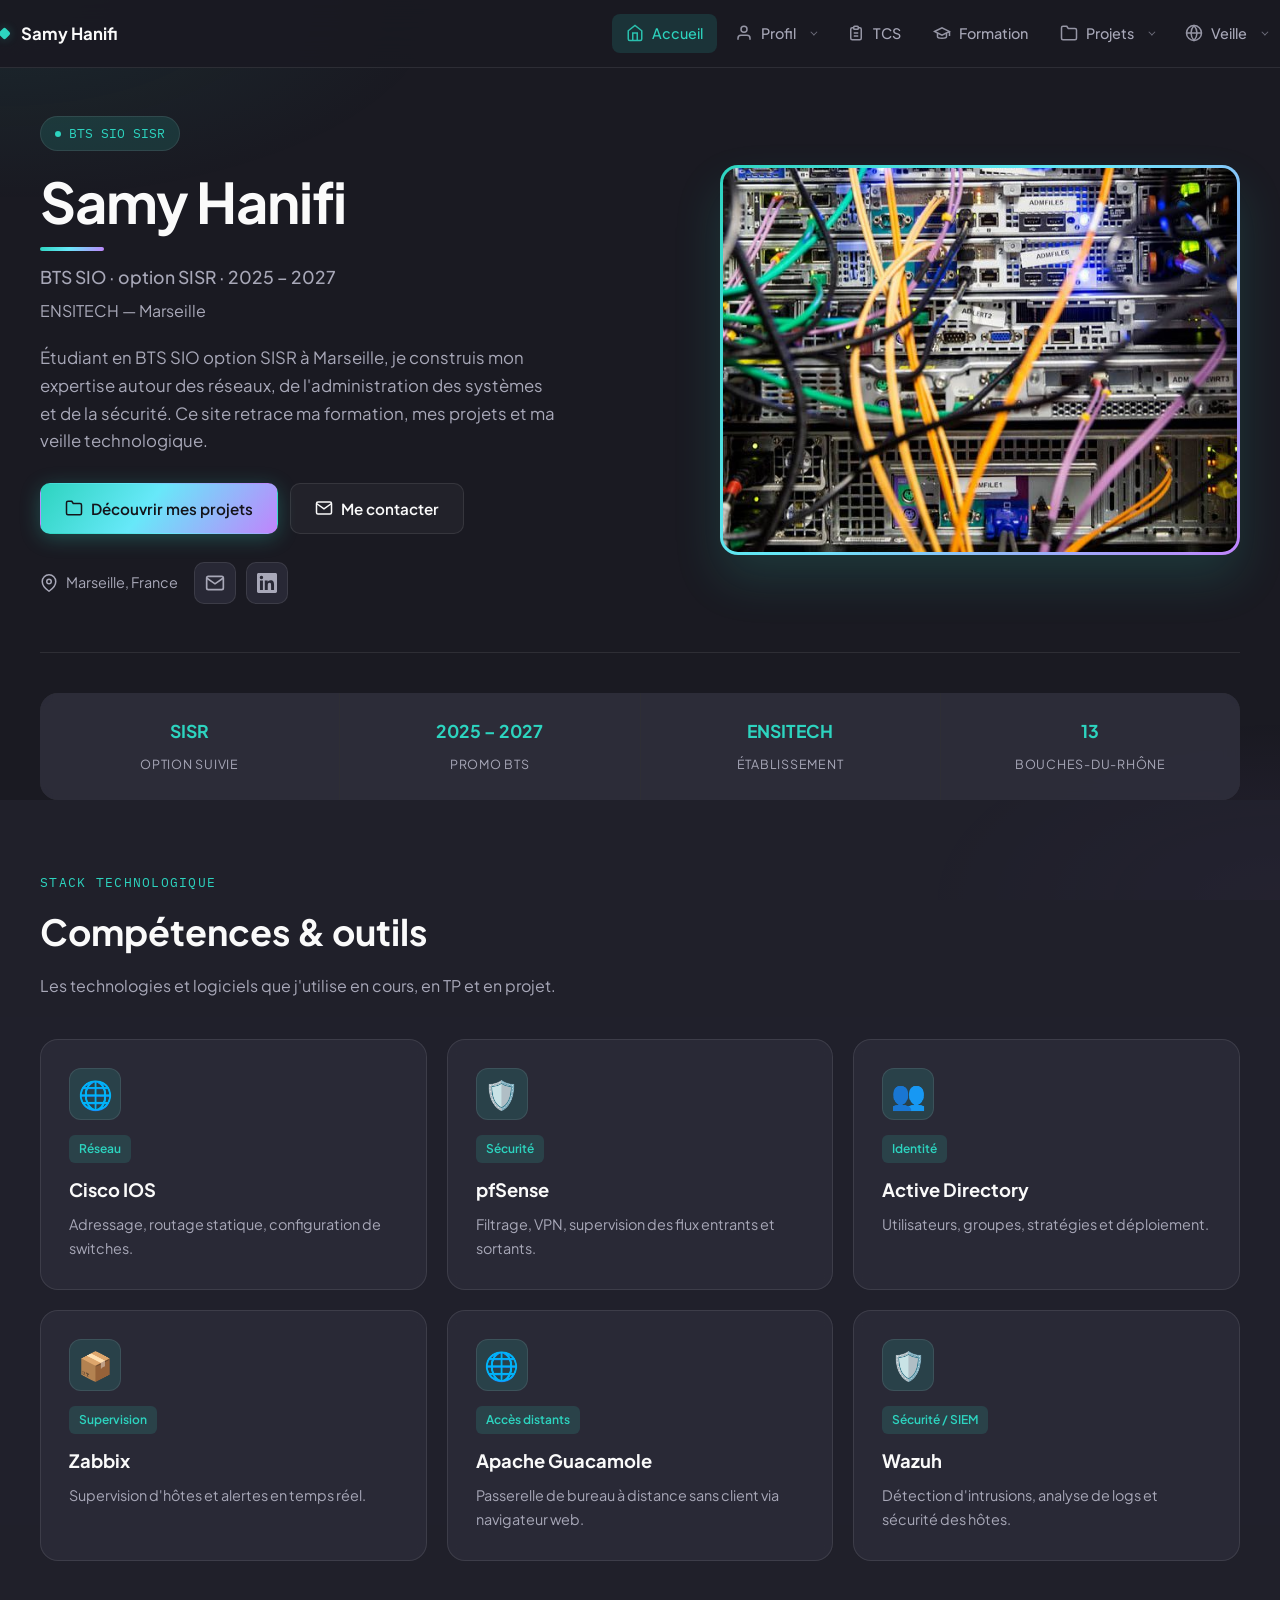
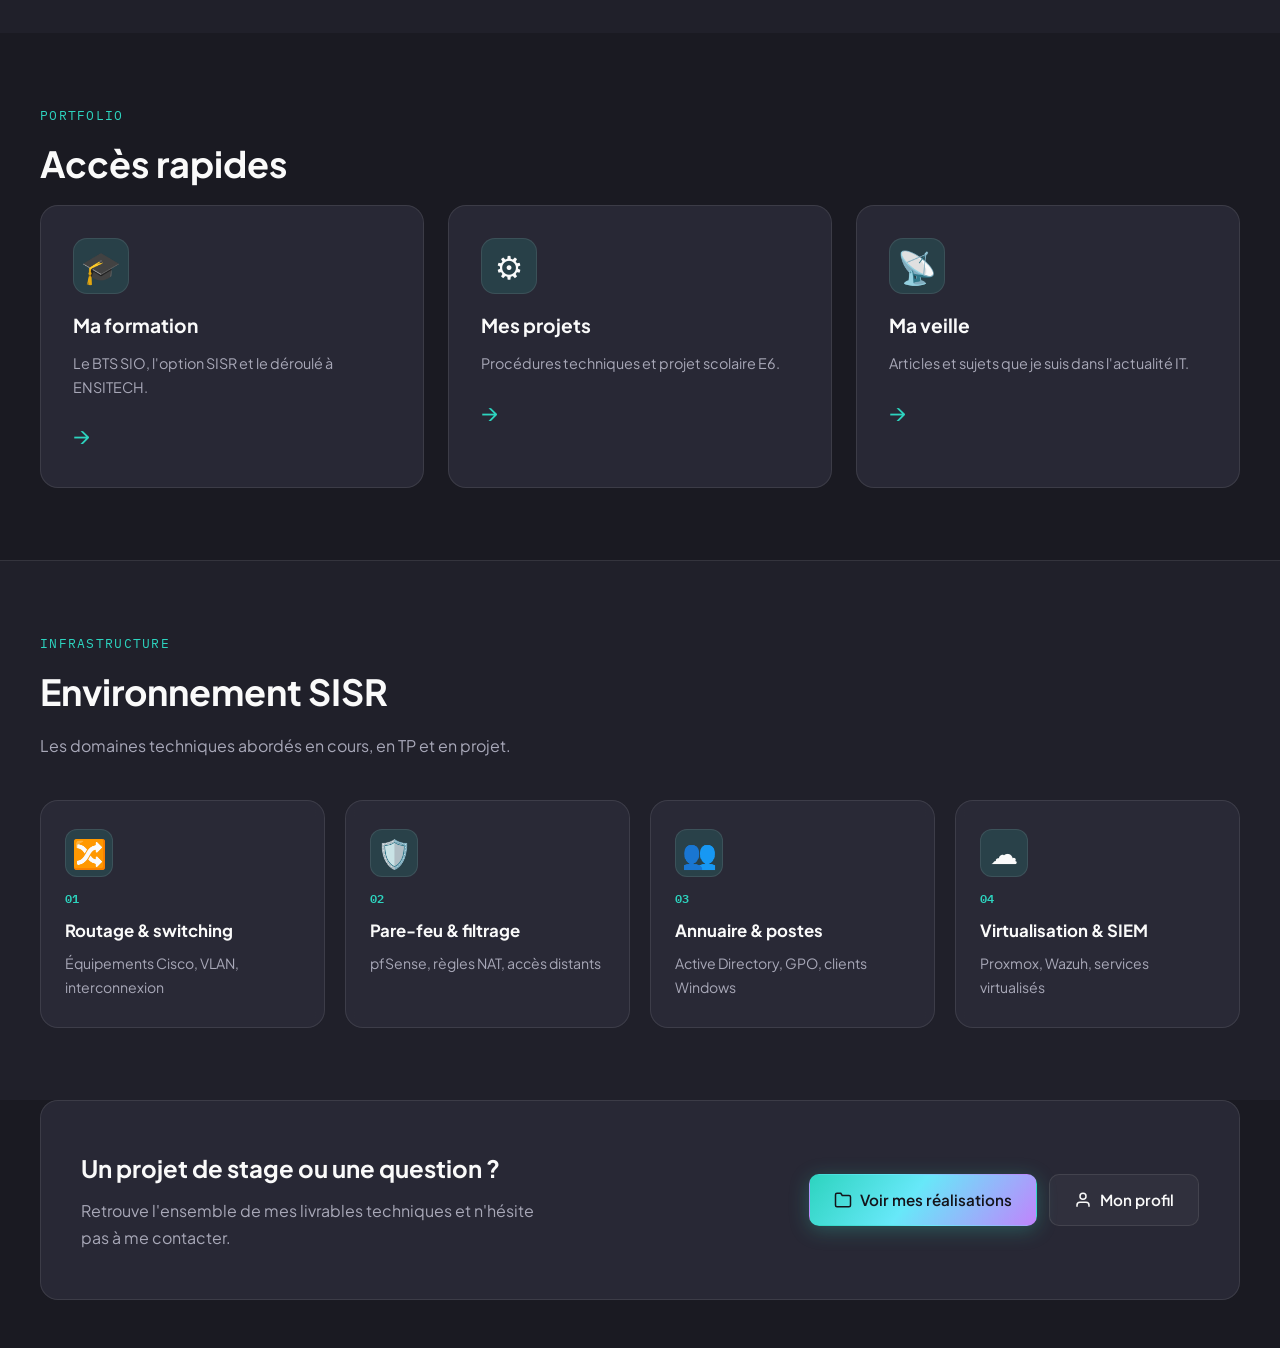
<file: index.html>
<!DOCTYPE html>
<html lang="fr">
<head>
  <meta charset="UTF-8">
  <meta name="viewport" content="width=device-width, initial-scale=1.0">
  <meta name="description" content="Samy Hanifi — Portfolio BTS SIO SISR, ENSITECH Marseille">
  <title>Samy Hanifi — Accueil</title>
  <link rel="preconnect" href="https://fonts.googleapis.com">
  <link rel="preconnect" href="https://fonts.gstatic.com" crossorigin>
  <link href="https://fonts.googleapis.com/css2?family=Plus+Jakarta+Sans:wght@400;500;600;700&family=IBM+Plex+Mono:wght@500&display=swap" rel="stylesheet">
  <link rel="stylesheet" href="css/style.css">
</head>
<body data-page="accueil">
  <header class="header">
    <div class="container header__inner">
      <a href="index.html" class="logo">
        <span class="logo__mark"></span>
        <span class="logo__name" data-profile="name">Samy Hanifi</span>
      </a>
      <nav class="nav" id="siteNav" aria-label="Navigation principale"></nav>
      <button class="menu-toggle" id="menuToggle" aria-label="Menu" aria-expanded="false">
        <span></span><span></span><span></span>
      </button>
    </div>
  </header>

  <div class="mobile-menu" id="mobileMenu" aria-hidden="true">
    <div class="mobile-menu__top">
      <span data-profile="name">Samy Hanifi</span>
      <button class="mobile-menu__close" id="menuClose" aria-label="Fermer">&times;</button>
    </div>
    <nav class="mobile-menu__nav" id="mobileNav" aria-label="Menu mobile"></nav>
  </div>

  <main>
    <section class="hero">
      <div class="container">
        <div class="hero__layout">
          <div class="hero__content">
            <p class="hero__badge">
              <span class="hero__badge-dot"></span>
              BTS SIO SISR
            </p>

            <h1 class="hero__title" data-profile="name">Samy Hanifi</h1>

            <p class="hero__role">
              BTS SIO · option SISR · <span data-profile="session">2025 – 2027</span>
            </p>
            <p class="hero__school" data-profile="school">ENSITECH — Marseille</p>

            <p class="hero__bio" data-profile="bio">
              Étudiant en BTS SIO option SISR à Marseille, je construis mon expertise autour des réseaux, de l'administration des systèmes et de la sécurité.
            </p>

            <div class="hero__cta">
              <a href="projets.html" class="btn btn--primary">
                <svg class="btn__icon" width="18" height="18" viewBox="0 0 24 24" fill="none" stroke="currentColor" stroke-width="2" aria-hidden="true"><path d="M22 19a2 2 0 0 1-2 2H4a2 2 0 0 1-2-2V5a2 2 0 0 1 2-2h5l2 3h9a2 2 0 0 1 2 2z"/></svg>
                Découvrir mes projets
              </a>
              <a href="mailto:samy.hanifi@ensitech.eu" class="btn btn--outline">
                <svg class="btn__icon" width="18" height="18" viewBox="0 0 24 24" fill="none" stroke="currentColor" stroke-width="2" aria-hidden="true"><path d="M4 4h16c1.1 0 2 .9 2 2v12c0 1.1-.9 2-2 2H4c-1.1 0-2-.9-2-2V6c0-1.1.9-2 2-2z"/><polyline points="22,6 12,13 2,6"/></svg>
                Me contacter
              </a>
            </div>

            <div class="hero__contact" id="contact">
              <span class="hero__location">
                <svg width="18" height="18" viewBox="0 0 24 24" fill="none" stroke="currentColor" stroke-width="2" aria-hidden="true"><path d="M21 10c0 7-9 13-9 13s-9-6-9-13a9 9 0 0 1 18 0z"/><circle cx="12" cy="10" r="3"/></svg>
                <span data-profile="location">Marseille, France</span>
              </span>
              <div class="hero__social">
                <a href="mailto:samy.hanifi@ensitech.eu" class="social-btn" data-profile="email" aria-label="Envoyer un e-mail">
                  <svg width="20" height="20" viewBox="0 0 24 24" fill="none" stroke="currentColor" stroke-width="2"><path d="M4 4h16c1.1 0 2 .9 2 2v12c0 1.1-.9 2-2 2H4c-1.1 0-2-.9-2-2V6c0-1.1.9-2 2-2z"/><polyline points="22,6 12,13 2,6"/></svg>
                </a>
                <a href="https://www.linkedin.com/in/samy-hanifi" class="social-btn" data-profile="linkedin" target="_blank" rel="noopener noreferrer" aria-label="Profil LinkedIn">
                  <svg width="20" height="20" viewBox="0 0 24 24" fill="currentColor"><path d="M20.447 20.452h-3.554v-5.569c0-1.328-.027-3.037-1.852-3.037-1.853 0-2.136 1.445-2.136 2.939v5.667H9.351V9h3.414v1.561h.046c.477-.9 1.637-1.85 3.37-1.85 3.601 0 4.267 2.37 4.267 5.455v6.286zM5.337 7.433a2.062 2.062 0 0 1-2.063-2.065 2.064 2.064 0 1 1 4.126 0 2.062 2.062 0 0 1-2.063 2.065zm1.782 13.019H3.555V9h3.564v11.452zM22.225 0H1.771C.792 0 0 .774 0 1.729v20.542C0 23.227.792 24 1.771 24h20.451C23.2 24 24 23.227 24 22.271V1.729C24 .774 23.2 0 22.222 0h.003z"/></svg>
                </a>
              </div>
            </div>
          </div>

          <div class="hero__visual">
            <div class="hero__image-frame">
              <img
                id="heroImage"
                src="assets/images/hero.jpg"
                alt="Infrastructure réseau — baie serveurs et câblage"
                class="hero__image"
                width="520"
                height="360"
              >
            </div>
          </div>
        </div>

        <div class="hero__stats">
          <div class="stat">
            <span class="stat__value">SISR</span>
            <span class="stat__label">Option suivie</span>
          </div>
          <div class="stat">
            <span class="stat__value" data-profile="session">2025 – 2027</span>
            <span class="stat__label">Promo BTS</span>
          </div>
          <div class="stat">
            <span class="stat__value">ENSITECH</span>
            <span class="stat__label">Établissement</span>
          </div>
          <div class="stat">
            <span class="stat__value">13</span>
            <span class="stat__label">Bouches-du-Rhône</span>
          </div>
        </div>
      </div>
    </section>

    <section class="section tools">
      <div class="container">
        <p class="section__eyebrow">Stack technologique</p>
        <h2 class="section__title">Compétences & outils</h2>
        <p class="section__desc">Les technologies et logiciels que j'utilise en cours, en TP et en projet.</p>

        <div class="tools__grid">
          <article class="tool-card">
            <div class="tool-card__icon" aria-hidden="true">🌐</div>
            <span class="tool-card__tag">Réseau</span>
            <h3>Cisco IOS</h3>
            <p>Adressage, routage statique, configuration de switches.</p>
          </article>
          <article class="tool-card">
            <div class="tool-card__icon" aria-hidden="true">🛡️</div>
            <span class="tool-card__tag">Sécurité</span>
            <h3>pfSense</h3>
            <p>Filtrage, VPN, supervision des flux entrants et sortants.</p>
          </article>
          <article class="tool-card">
            <div class="tool-card__icon" aria-hidden="true">👥</div>
            <span class="tool-card__tag">Identité</span>
            <h3>Active Directory</h3>
            <p>Utilisateurs, groupes, stratégies et déploiement.</p>
          </article>
          <article class="tool-card">
            <div class="tool-card__icon" aria-hidden="true">📦</div>
            <span class="tool-card__tag">Supervision</span>
            <h3>Zabbix</h3>
            <p>Supervision d'hôtes et alertes en temps réel.</p>
          </article>
          <article class="tool-card">
            <div class="tool-card__icon" aria-hidden="true">🌐</div>
            <span class="tool-card__tag">Accès distants</span>
            <h3>Apache Guacamole</h3>
            <p>Passerelle de bureau à distance sans client via navigateur web.</p>
          </article>
          <article class="tool-card">
            <div class="tool-card__icon" aria-hidden="true">🛡️</div>
            <span class="tool-card__tag">Sécurité / SIEM</span>
            <h3>Wazuh</h3>
            <p>Détection d'intrusions, analyse de logs et sécurité des hôtes.</p>
          </article>
        </div>
      </div>
    </section>

    <section class="section shortcuts">
      <div class="container">
        <p class="section__eyebrow">Portfolio</p>
        <h2 class="section__title">Accès rapides</h2>

        <div class="shortcuts__grid">
          <a href="bts-sio.html" class="shortcut-card">
            <div class="shortcut-card__icon" aria-hidden="true">🎓</div>
            <h3>Ma formation</h3>
            <p>Le BTS SIO, l'option SISR et le déroulé à ENSITECH.</p>
            <span class="shortcut-card__arrow">→</span>
          </a>
          <a href="projets.html" class="shortcut-card">
            <div class="shortcut-card__icon" aria-hidden="true">⚙️</div>
            <h3>Mes projets</h3>
            <p>Procédures techniques et projet scolaire E6.</p>
            <span class="shortcut-card__arrow">→</span>
          </a>
          <a href="veilles.html" class="shortcut-card">
            <div class="shortcut-card__icon" aria-hidden="true">📡</div>
            <h3>Ma veille</h3>
            <p>Articles et sujets que je suis dans l'actualité IT.</p>
            <span class="shortcut-card__arrow">→</span>
          </a>
        </div>
      </div>
    </section>

    <section class="section environments" id="environnements">
      <div class="container">
        <p class="section__eyebrow">Infrastructure</p>
        <h2 class="section__title">Environnement SISR</h2>
        <p class="section__desc">Les domaines techniques abordés en cours, en TP et en projet.</p>

        <div class="env__grid">
          <article class="env-card">
            <div class="env-card__icon" aria-hidden="true">🔀</div>
            <span class="env-card__num">01</span>
            <h3>Routage & switching</h3>
            <p>Équipements Cisco, VLAN, interconnexion</p>
          </article>
          <article class="env-card">
            <div class="env-card__icon" aria-hidden="true">🛡️</div>
            <span class="env-card__num">02</span>
            <h3>Pare-feu & filtrage</h3>
            <p>pfSense, règles NAT, accès distants</p>
          </article>
          <article class="env-card">
            <div class="env-card__icon" aria-hidden="true">👥</div>
            <span class="env-card__num">03</span>
            <h3>Annuaire & postes</h3>
            <p>Active Directory, GPO, clients Windows</p>
          </article>
          <article class="env-card">
            <div class="env-card__icon" aria-hidden="true">☁️</div>
            <span class="env-card__num">04</span>
            <h3>Virtualisation & SIEM</h3>
            <p>Proxmox, Wazuh, services virtualisés</p>
          </article>
        </div>
      </div>
    </section>

    <section class="banner">
      <div class="container banner__inner">
        <div>
          <h2>Un projet de stage ou une question ?</h2>
          <p>Retrouve l'ensemble de mes livrables techniques et n'hésite pas à me contacter.</p>
        </div>
        <div class="banner__actions">
          <a href="projets.html" class="btn btn--primary">
            <svg class="btn__icon" width="18" height="18" viewBox="0 0 24 24" fill="none" stroke="currentColor" stroke-width="2"><path d="M22 19a2 2 0 0 1-2 2H4a2 2 0 0 1-2-2V5a2 2 0 0 1 2-2h5l2 3h9a2 2 0 0 1 2 2z"/></svg>
            Voir mes réalisations
          </a>
          <a href="a-propos-moi.html" class="btn btn--outline">
            <svg class="btn__icon" width="18" height="18" viewBox="0 0 24 24" fill="none" stroke="currentColor" stroke-width="2"><path d="M20 21v-2a4 4 0 0 0-4-4H8a4 4 0 0 0-4 4v2"/><circle cx="12" cy="7" r="4"/></svg>
            Mon profil
          </a>
        </div>
      </div>
    </section>
  </main>

  <footer class="footer" id="siteFooter"></footer>

  <script src="js/config.js"></script>
  <script src="js/nav.js"></script>
  <script src="js/main.js"></script>
</body>
</html>
</file>
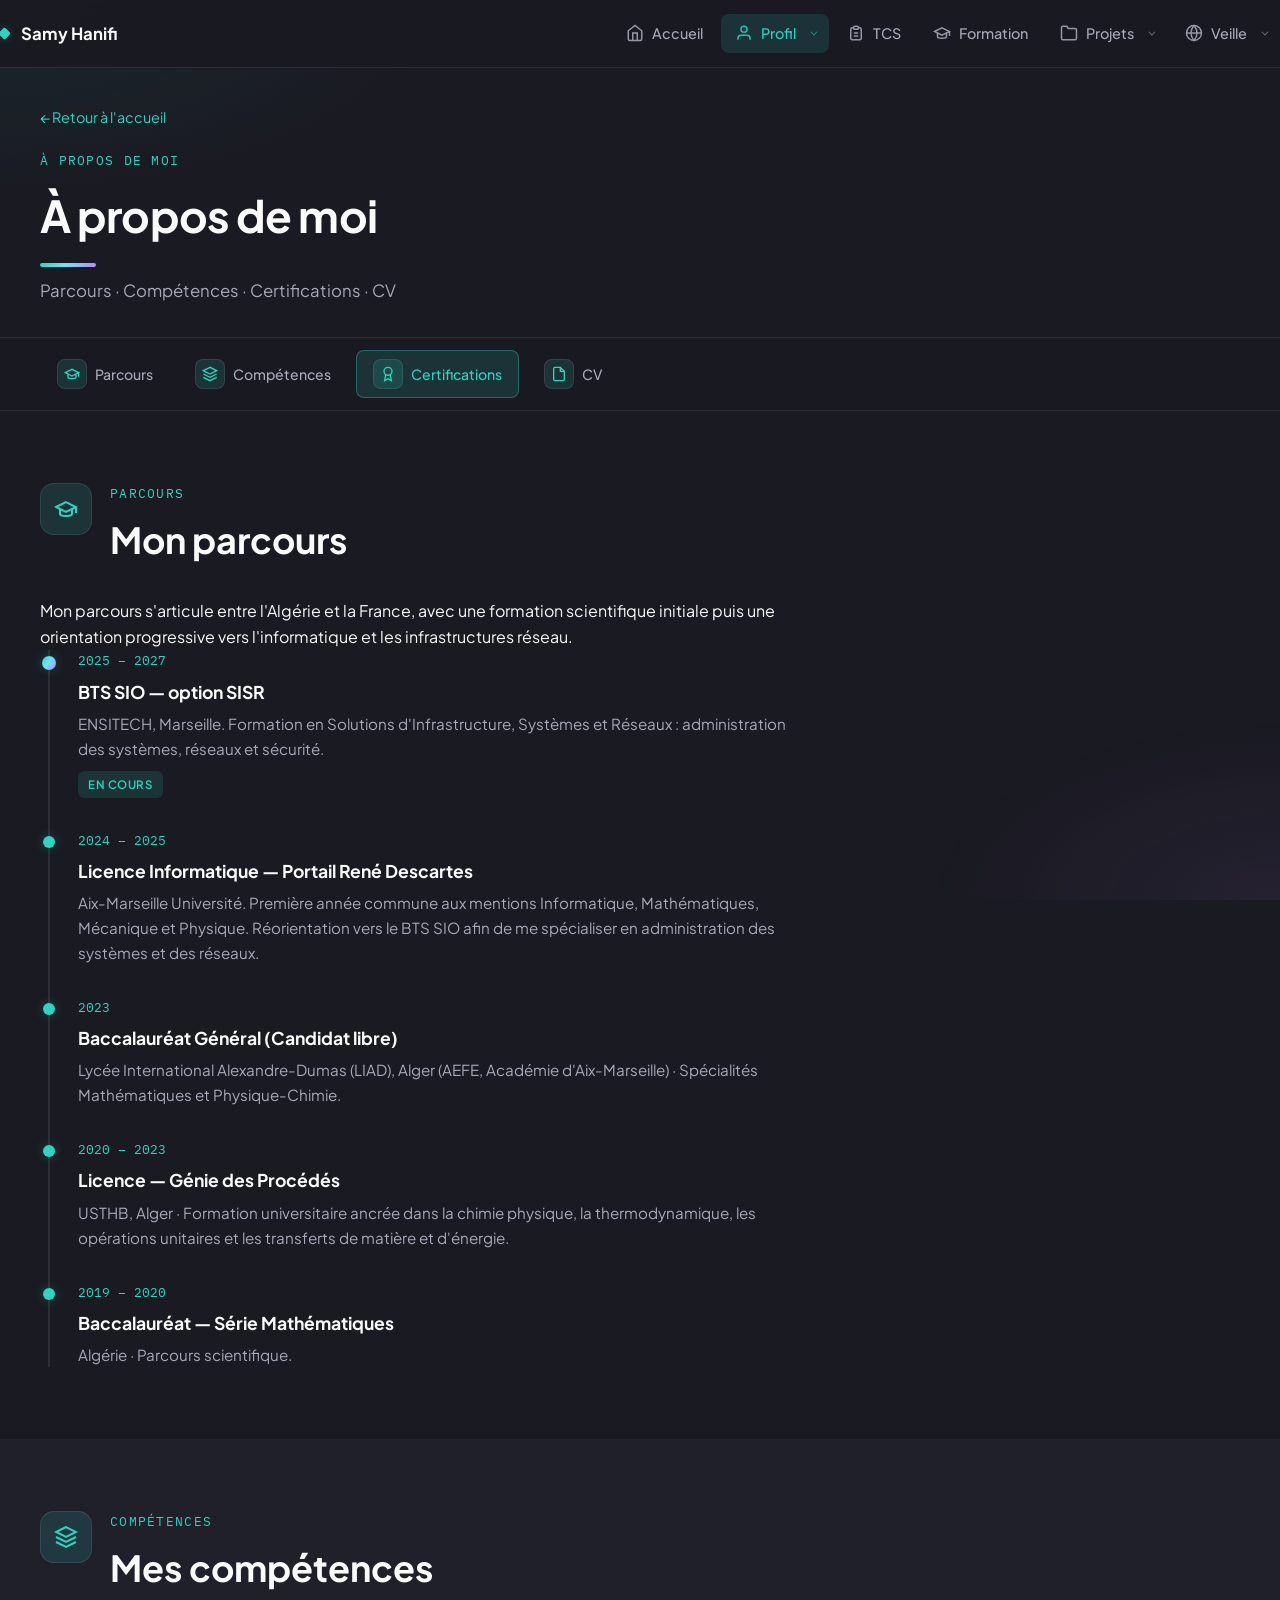
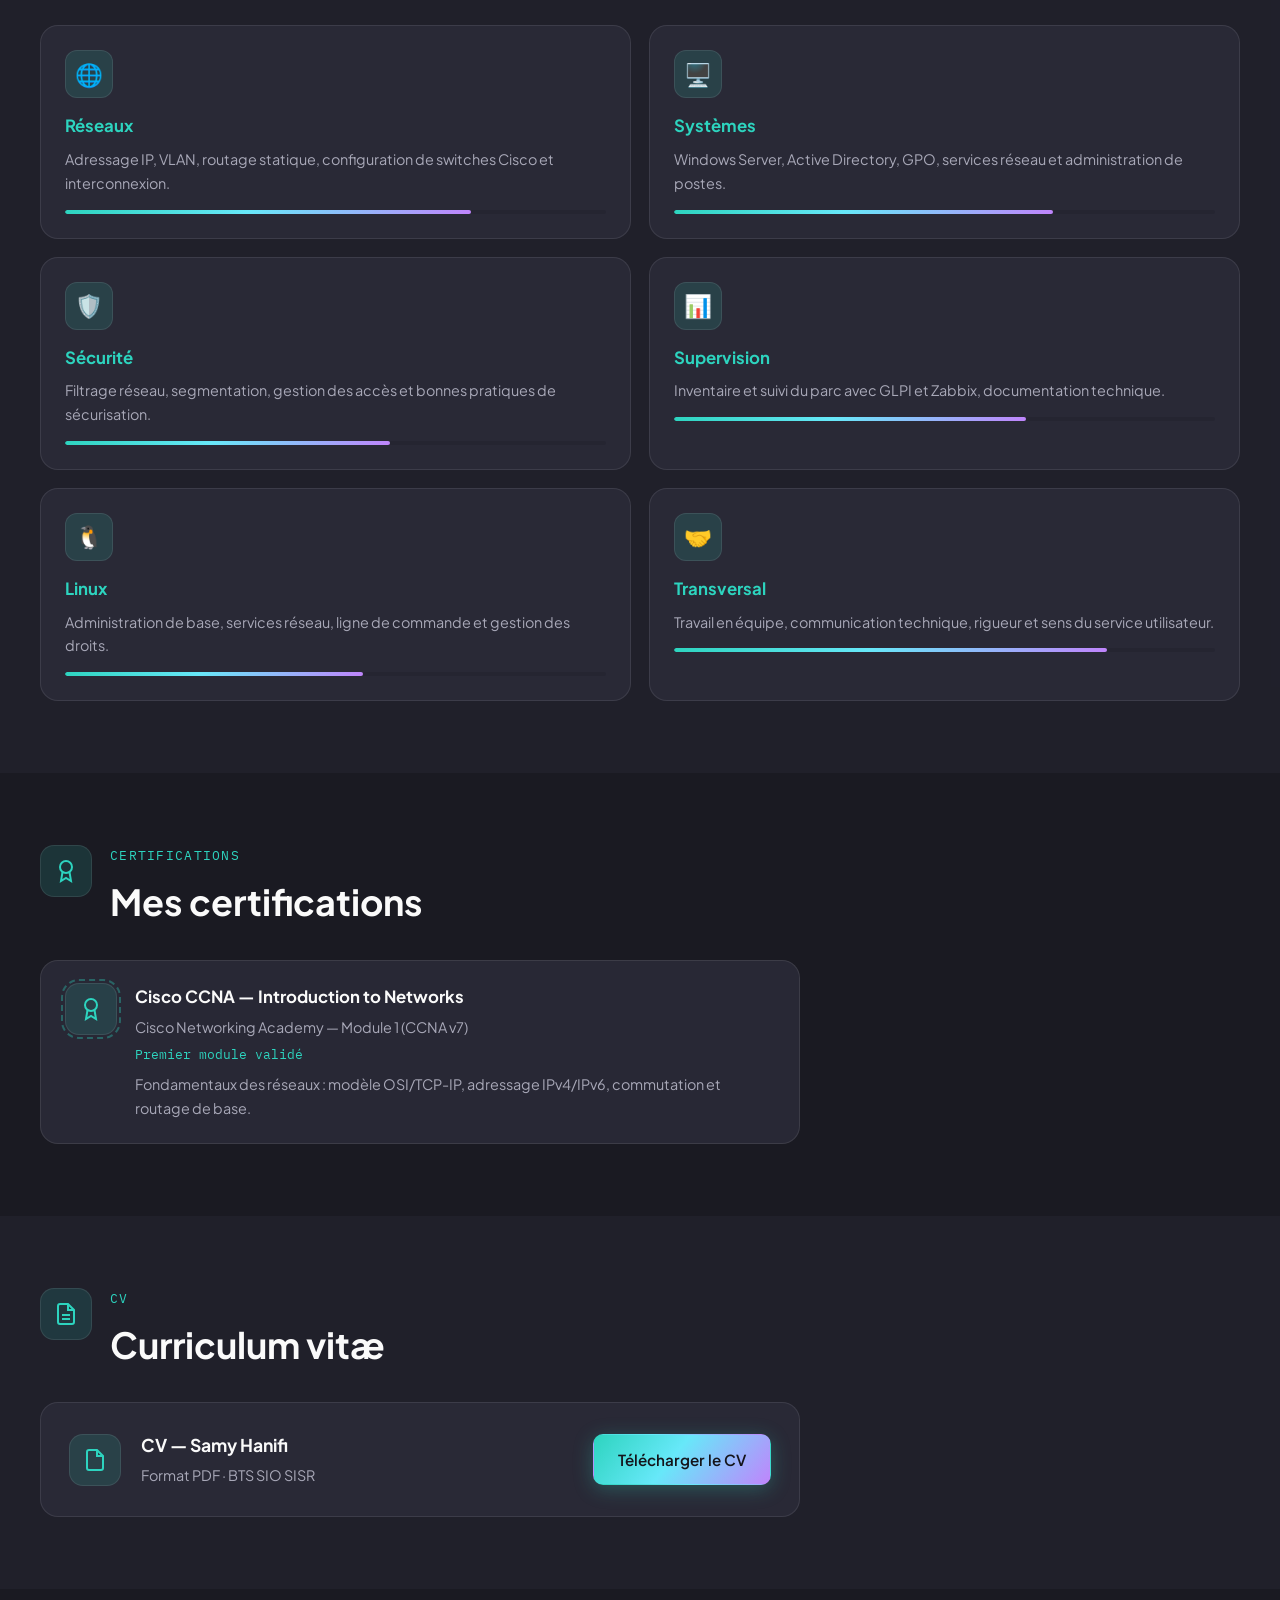
<file: a-propos-moi.html>
<!DOCTYPE html>
<html lang="fr">
<head>
  <meta charset="UTF-8">
  <meta name="viewport" content="width=device-width, initial-scale=1.0">
  <meta name="description" content="À propos de moi — Samy Hanifi">
  <title>À propos de moi — Samy Hanifi</title>
  <link rel="preconnect" href="https://fonts.googleapis.com">
  <link rel="preconnect" href="https://fonts.gstatic.com" crossorigin>
  <link href="https://fonts.googleapis.com/css2?family=Plus+Jakarta+Sans:wght@400;500;600;700&family=IBM+Plex+Mono:wght@500&display=swap" rel="stylesheet">
  <link rel="stylesheet" href="css/style.css">
  <style>
    /* Ajustements et optimisations responsive pour mobile */
    @media (max-width: 768px) {
      .profil-subnav__inner {
        overflow-x: auto;
        white-space: nowrap;
        -webkit-overflow-scrolling: touch;
        padding-bottom: 8px;
      }
      .profil-subnav__link {
        display: inline-flex;
        flex-shrink: 0;
      }
      .cv-box {
        flex-direction: column;
        align-items: flex-start !important;
        gap: 16px;
      }
      .cv-box .btn {
        width: 100%;
        text-align: center;
      }
    }
  </style>
</head>
<body data-page="profil">
  <header class="header">
    <div class="container header__inner">
      <a href="index.html" class="logo">
        <span class="logo__mark"></span>
        <span class="logo__name" data-profile="name">Samy Hanifi</span>
      </a>
      <nav class="nav" id="siteNav" aria-label="Navigation principale"></nav>
      <button class="menu-toggle" id="menuToggle" aria-label="Menu" aria-expanded="false">
        <span></span><span></span><span></span>
      </button>
    </div>
  </header>

  <div class="mobile-menu" id="mobileMenu" aria-hidden="true">
    <div class="mobile-menu__top">
      <span data-profile="name">Samy Hanifi</span>
      <button class="mobile-menu__close" id="menuClose" aria-label="Fermer">&times;</button>
    </div>
    <nav class="mobile-menu__nav" id="mobileNav" aria-label="Menu mobile"></nav>
  </div>

  <main class="page-profil">
    <section class="page-hero page-hero--sub">
      <div class="container">
        <a href="index.html" class="page-back">← Retour à l'accueil</a>
        <p class="section__eyebrow">À propos de moi</p>
        <h1 class="page-hero__title">À propos de moi</h1>
        <p class="page-hero__desc">Parcours · Compétences · Certifications · CV</p>
      </div>
    </section>

    <div class="profil-subnav">
      <div class="container">
        <nav class="profil-subnav__inner" aria-label="Sections à propos de moi">
          <a href="#parcours" class="profil-subnav__link"><span class="profil-icon profil-icon--sm" aria-hidden="true"><svg width="16" height="16" viewBox="0 0 24 24" fill="none" stroke="currentColor" stroke-width="2"><path d="M22 10v6M2 10l10-5 10 5-10 5z"/><path d="M6 12v5c0 1.1 2.7 2 6 2s6-.9 6-2v-5"/></svg></span>Parcours</a>
          <a href="#competences" class="profil-subnav__link"><span class="profil-icon profil-icon--sm" aria-hidden="true"><svg width="16" height="16" viewBox="0 0 24 24" fill="none" stroke="currentColor" stroke-width="2"><polygon points="12 2 2 7 12 12 22 7 12 2"/><polyline points="2 17 12 22 22 17"/><polyline points="2 12 12 17 22 12"/></svg></span>Compétences</a>
          <a href="#certifications" class="profil-subnav__link"><span class="profil-icon profil-icon--sm" aria-hidden="true"><svg width="16" height="16" viewBox="0 0 24 24" fill="none" stroke="currentColor" stroke-width="2"><circle cx="12" cy="8" r="6"/><path d="M15.477 12.89L17 22l-5-3-5 3 1.523-9.11"/></svg></span>Certifications</a>
          <a href="#cv" class="profil-subnav__link"><span class="profil-icon profil-icon--sm" aria-hidden="true"><svg width="16" height="16" viewBox="0 0 24 24" fill="none" stroke="currentColor" stroke-width="2"><path d="M14 2H6a2 2 0 0 0-2 2v16a2 2 0 0 0 2 2h12a2 2 0 0 0 2-2V8z"/><polyline points="14 2 14 8 20 8"/></svg></span>CV</a>
        </nav>
      </div>
    </div>

    <section class="section profil-section" id="parcours">
      <div class="container">
        <div class="profil-section__head">
          <span class="profil-icon profil-icon--lg" aria-hidden="true"><svg width="24" height="24" viewBox="0 0 24 24" fill="none" stroke="currentColor" stroke-width="2"><path d="M22 10v6M2 10l10-5 10 5-10 5z"/><path d="M6 12v5c0 1.1 2.7 2 6 2s6-.9 6-2v-5"/></svg></span>
          <div><p class="profil-section__subtitle">Parcours</p><h2 class="section__title">Mon parcours</h2></div>
        </div>
        <div class="profil-content">
          <p>
            Mon parcours s'articule entre l'Algérie et la France, avec une formation scientifique initiale
            puis une orientation progressive vers l'informatique et les infrastructures réseau.
          </p>
          <ul class="timeline">
            <li class="timeline__item timeline__item--highlight">
              <span class="timeline__date">2025 – 2027</span>
              <div>
                <h3>BTS SIO — option SISR</h3>
                <p>ENSITECH, Marseille. Formation en Solutions d'Infrastructure, Systèmes et Réseaux : administration des systèmes, réseaux et sécurité.</p>
                <span class="timeline__tag">En cours</span>
              </div>
            </li>
            <li class="timeline__item">
              <span class="timeline__date">2024 – 2025</span>
              <div>
                <h3>Licence Informatique — Portail René Descartes</h3>
                <p>Aix-Marseille Université. Première année commune aux mentions Informatique, Mathématiques, Mécanique et Physique. Réorientation vers le BTS SIO afin de me spécialiser en administration des systèmes et des réseaux.</p>
              </div>
            </li>
            <li class="timeline__item">
              <span class="timeline__date">2023</span>
              <div>
                <h3>Baccalauréat Général (Candidat libre)</h3>
                <p>Lycée International Alexandre-Dumas (LIAD), Alger (AEFE, Académie d'Aix-Marseille) · Spécialités Mathématiques et Physique-Chimie.</p>
              </div>
            </li>
            <li class="timeline__item">
              <span class="timeline__date">2020 – 2023</span>
              <div>
                <h3>Licence — Génie des Procédés</h3>
                <p>USTHB, Alger · Formation universitaire ancrée dans la chimie physique, la thermodynamique, les opérations unitaires et les transferts de matière et d'énergie.</p>
              </div>
            </li>
            <li class="timeline__item">
              <span class="timeline__date">2019 – 2020</span>
              <div>
                <h3>Baccalauréat — Série Mathématiques</h3>
                <p>Algérie · Parcours scientifique.</p>
              </div>
            </li>
          </ul>
        </div>
      </div>
    </section>

    <section class="section profil-section profil-section--alt" id="competences">
      <div class="container">
        <div class="profil-section__head">
          <span class="profil-icon profil-icon--lg" aria-hidden="true"><svg width="24" height="24" viewBox="0 0 24 24" fill="none" stroke="currentColor" stroke-width="2"><polygon points="12 2 2 7 12 12 22 7 12 2"/><polyline points="2 17 12 22 22 17"/><polyline points="2 12 12 17 22 12"/></svg></span>
          <div><p class="profil-section__subtitle">Compétences</p><h2 class="section__title">Mes compétences</h2></div>
        </div>
        <div class="profil-content">
          <div class="skills-grid">
            <article class="skill-card">
              <div class="skill-card__icon anim-icon" aria-hidden="true">🌐</div>
              <h3>Réseaux</h3>
              <p>Adressage IP, VLAN, routage statique, configuration de switches Cisco et interconnexion.</p>
              <div class="skill-card__bar"><span style="--level: 75%"></span></div>
            </article>
            <article class="skill-card">
              <div class="skill-card__icon anim-icon" aria-hidden="true">🖥️</div>
              <h3>Systèmes</h3>
              <p>Windows Server, Active Directory, GPO, services réseau et administration de postes.</p>
              <div class="skill-card__bar"><span style="--level: 70%"></span></div>
            </article>
            <article class="skill-card">
              <div class="skill-card__icon anim-icon" aria-hidden="true">🛡️</div>
              <h3>Sécurité</h3>
              <p>Filtrage réseau, segmentation, gestion des accès et bonnes pratiques de sécurisation.</p>
              <div class="skill-card__bar"><span style="--level: 60%"></span></div>
            </article>
            <article class="skill-card">
              <div class="skill-card__icon anim-icon" aria-hidden="true">📊</div>
              <h3>Supervision</h3>
              <p>Inventaire et suivi du parc avec GLPI et Zabbix, documentation technique.</p>
              <div class="skill-card__bar"><span style="--level: 65%"></span></div>
            </article>
            <article class="skill-card">
              <div class="skill-card__icon anim-icon" aria-hidden="true">🐧</div>
              <h3>Linux</h3>
              <p>Administration de base, services réseau, ligne de commande et gestion des droits.</p>
              <div class="skill-card__bar"><span style="--level: 55%"></span></div>
            </article>
            <article class="skill-card">
              <div class="skill-card__icon anim-icon" aria-hidden="true">🤝</div>
              <h3>Transversal</h3>
              <p>Travail en équipe, communication technique, rigueur et sens du service utilisateur.</p>
              <div class="skill-card__bar"><span style="--level: 80%"></span></div>
            </article>
          </div>
        </div>
      </div>
    </section>

    <section class="section profil-section" id="certifications">
      <div class="container">
        <div class="profil-section__head">
          <span class="profil-icon profil-icon--lg" aria-hidden="true"><svg width="24" height="24" viewBox="0 0 24 24" fill="none" stroke="currentColor" stroke-width="2"><circle cx="12" cy="8" r="6"/><path d="M15.477 12.89L17 22l-5-3-5 3 1.523-9.11"/></svg></span>
          <div><p class="profil-section__subtitle">Certifications</p><h2 class="section__title">Mes certifications</h2></div>
        </div>
        <div class="profil-content">
          <div class="cert-list">
            <article class="cert-card cert-card--animated">
              <div class="cert-card__ring">
                <span class="profil-icon profil-icon--lg anim-icon--pulse" aria-hidden="true"><svg width="24" height="24" viewBox="0 0 24 24" fill="none" stroke="currentColor" stroke-width="2"><circle cx="12" cy="8" r="6"/><path d="M15.477 12.89L17 22l-5-3-5 3 1.523-9.11"/></svg></span>
              </div>
              <div>
                <h3>Cisco CCNA — Introduction to Networks</h3>
                <p class="cert-card__org">Cisco Networking Academy — Module 1 (CCNA v7)</p>
                <p class="cert-card__date">Premier module validé</p>
                <p style="margin-top:8px;font-size:0.9rem;color:var(--text-muted)">Fondamentaux des réseaux : modèle OSI/TCP-IP, adressage IPv4/IPv6, commutation et routage de base.</p>
              </div>
            </article>
          </div>
        </div>
      </div>
    </section>

    <section class="section profil-section profil-section--alt" id="cv">
      <div class="container">
        <div class="profil-section__head">
          <span class="profil-icon profil-icon--lg" aria-hidden="true"><svg width="24" height="24" viewBox="0 0 24 24" fill="none" stroke="currentColor" stroke-width="2"><path d="M14 2H6a2 2 0 0 0-2 2v16a2 2 0 0 0 2 2h12a2 2 0 0 0 2-2V8z"/><polyline points="14 2 14 8 20 8"/><line x1="16" y1="13" x2="8" y2="13"/><line x1="16" y1="17" x2="8" y2="17"/></svg></span>
          <div><p class="profil-section__subtitle">CV</p><h2 class="section__title">Curriculum vitæ</h2></div>
        </div>
        <div class="profil-content">
          <div class="cv-box">
            <span class="profil-icon profil-icon--lg" aria-hidden="true"><svg width="24" height="24" viewBox="0 0 24 24" fill="none" stroke="currentColor" stroke-width="2"><path d="M14 2H6a2 2 0 0 0-2 2v16a2 2 0 0 0 2 2h12a2 2 0 0 0 2-2V8z"/><polyline points="14 2 14 8 20 8"/></svg></span>
            <div>
              <h3>CV — Samy Hanifi</h3>
              <p>Format PDF · BTS SIO SISR</p>
            </div>
            <a href="assets/cv-samy-hanifi.pdf" class="btn btn--primary" download>Télécharger le CV</a>
          </div>
        </div>
      </div>
    </section>
  </main>

  <script src="js/config.js"></script>
  <script src="js/nav.js"></script>
  <script src="js/main.js"></script>
  <script src="js/profil-nav.js"></script>
  <script src="js/animations.js"></script>
</body>
</html>
</file>
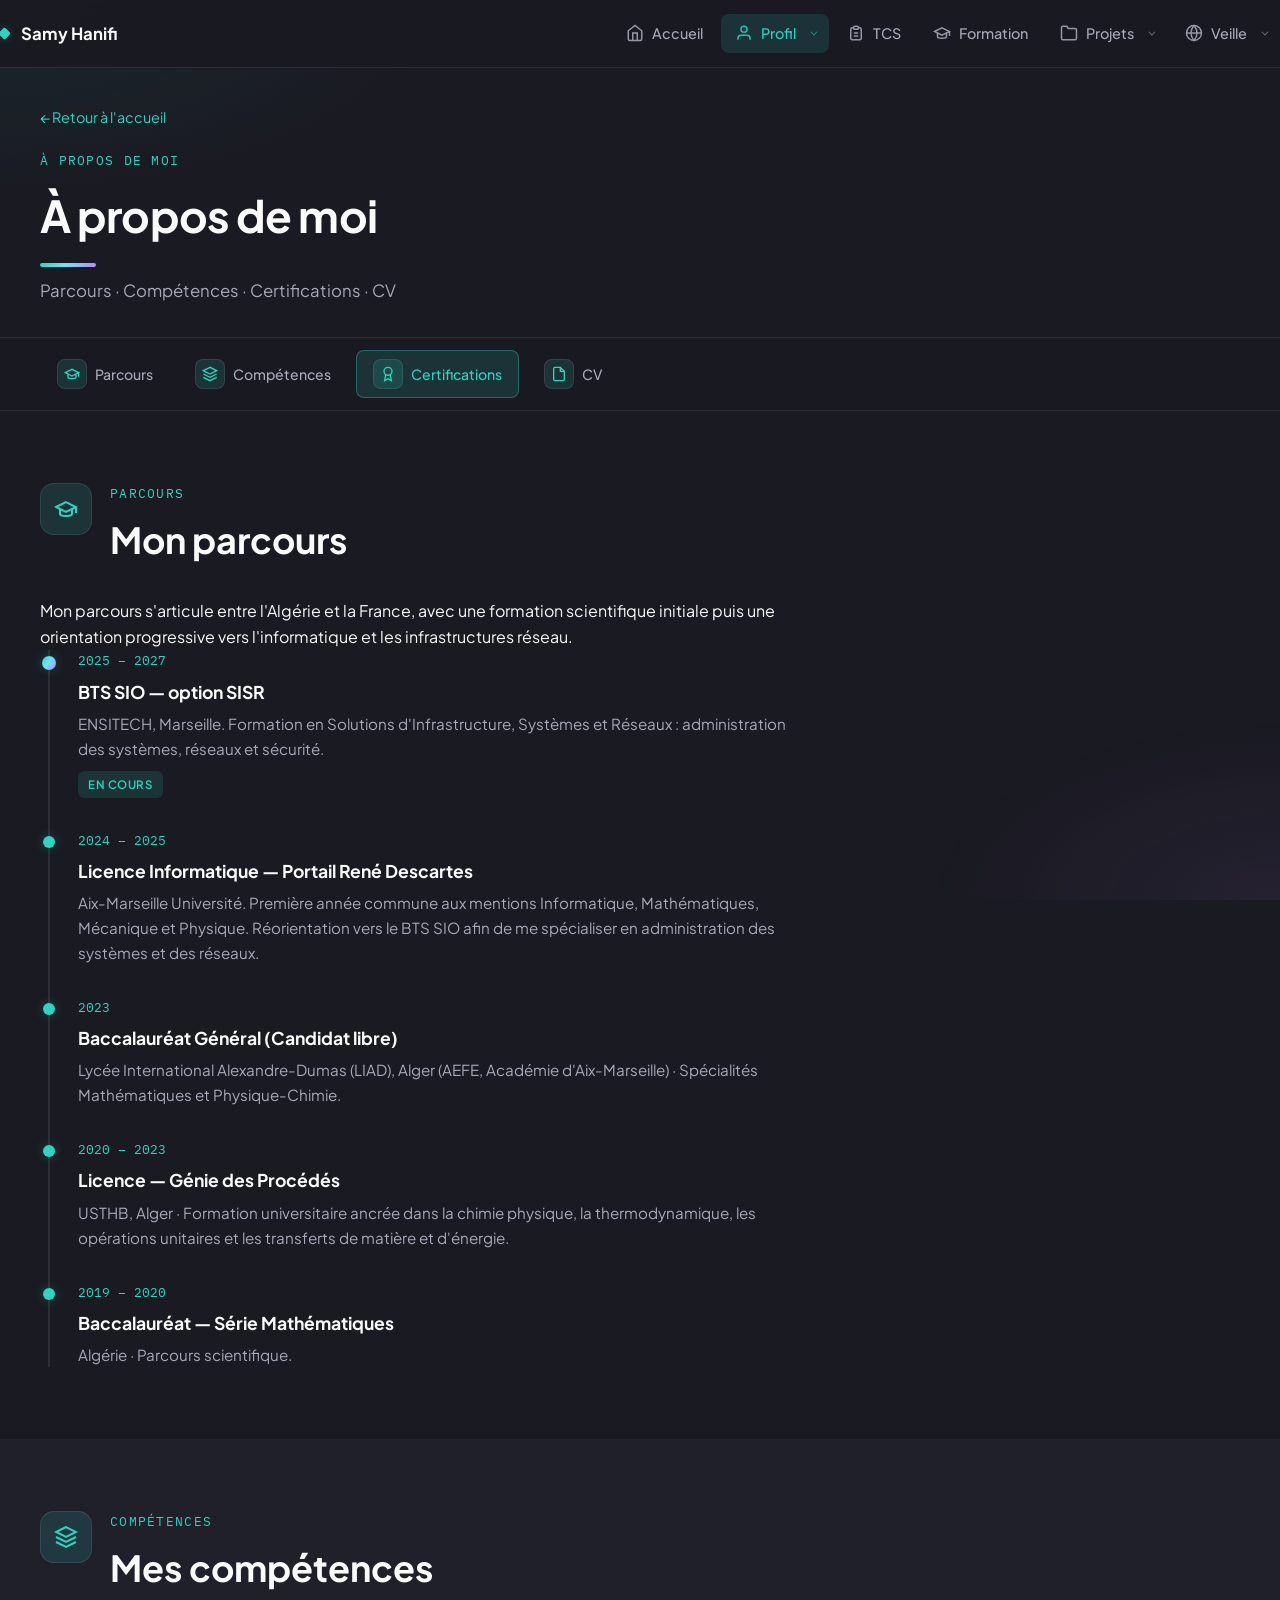
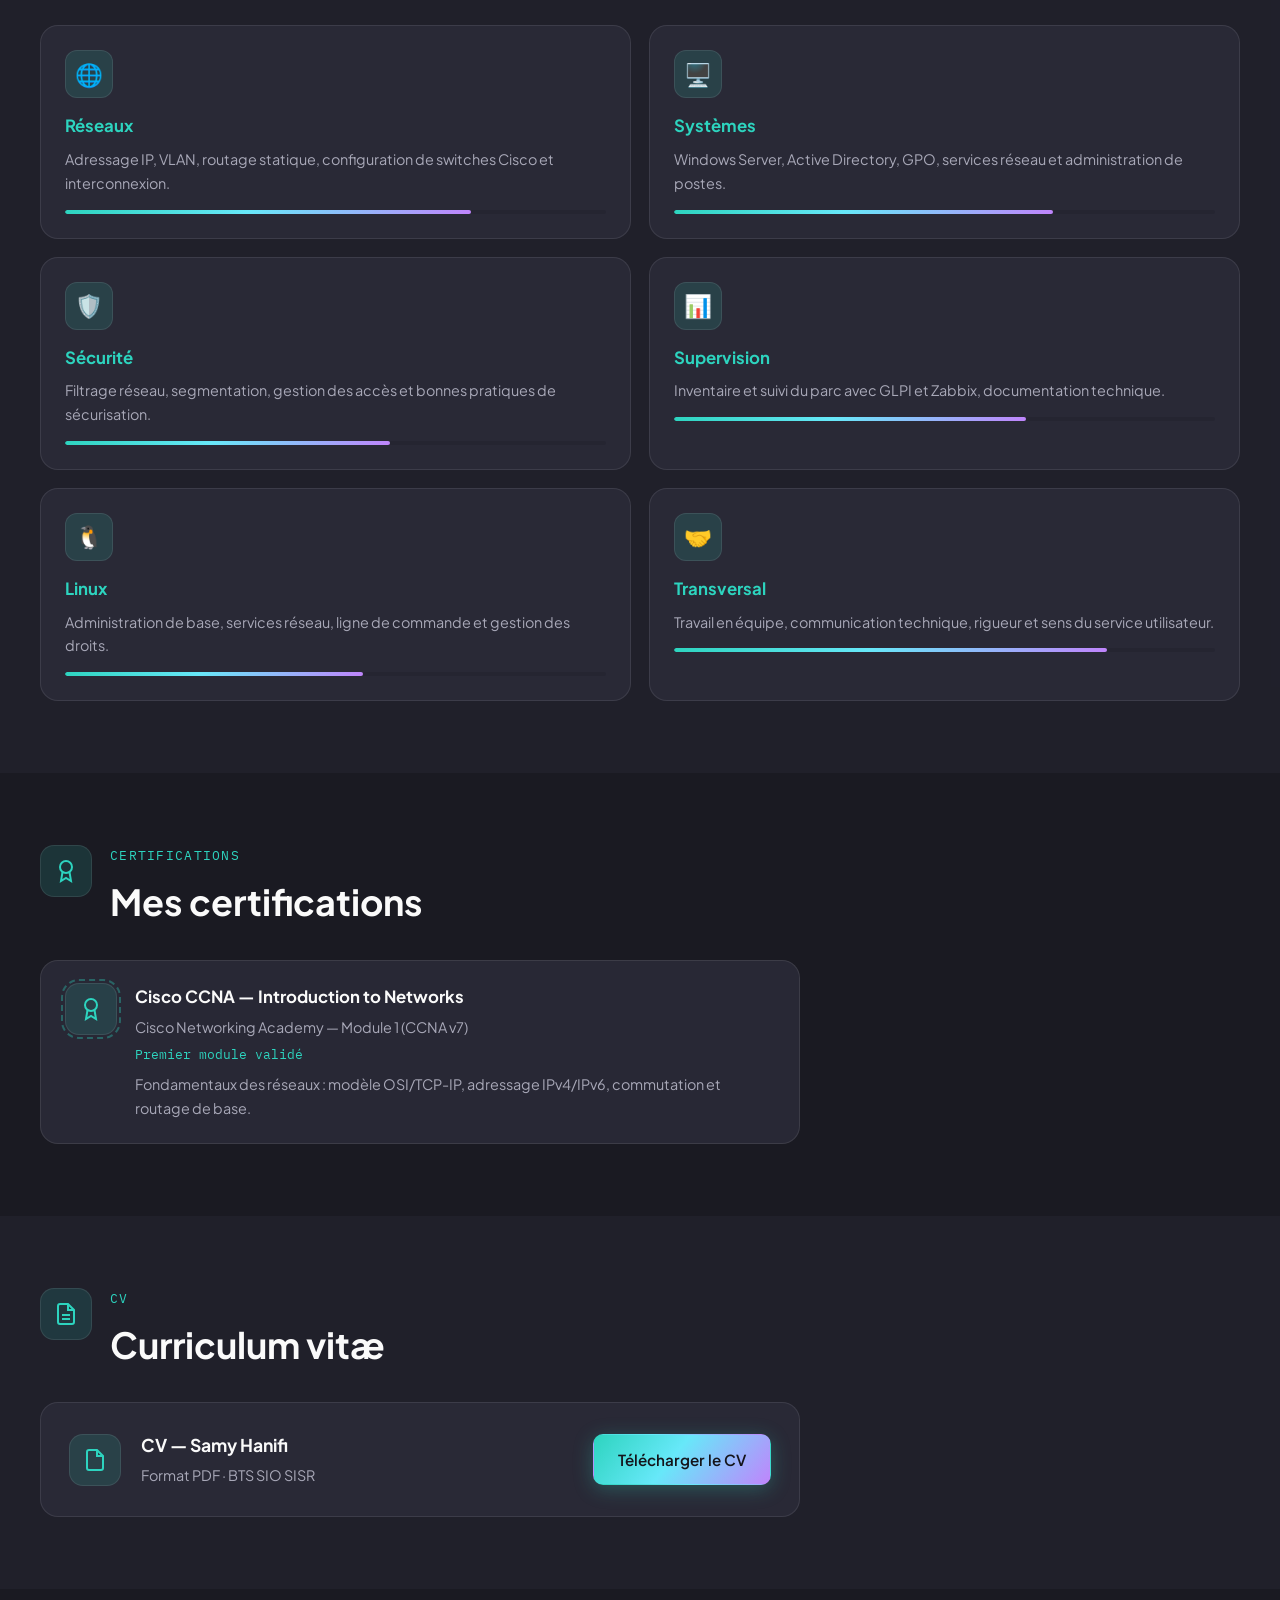
<file: a-propos.html>
<!DOCTYPE html>
<html lang="fr">
<head>
  <meta charset="UTF-8">
  <meta name="viewport" content="width=device-width, initial-scale=1.0">
  <meta http-equiv="refresh" content="0;url=a-propos-moi.html">
  <title>Redirection — Profil</title>
  <link rel="preconnect" href="https://fonts.googleapis.com">
  <link rel="preconnect" href="https://fonts.gstatic.com" crossorigin>
  <link href="https://fonts.googleapis.com/css2?family=Plus+Jakarta+Sans:wght@400;500;600;700&display=swap" rel="stylesheet">
  <link rel="stylesheet" href="css/style.css">
  <style>
    body {
      display: flex;
      align-items: center;
      justify-content: center;
      height: 100vh;
      margin: 0;
      background: var(--bg-main, #0f172a);
      color: var(--text-main, #f8fafc);
      font-family: 'Plus Jakarta Sans', sans-serif;
      text-align: center;
      padding: 20px;
    }
    .redirect-box {
      background: var(--bg-card, #1e293b);
      border: 1px solid var(--border-color, #334155);
      border-radius: 16px;
      padding: 32px;
      max-width: 400px;
      width: 100%;
      box-shadow: 0 10px 25px rgba(0,0,0,0.2);
    }
    .redirect-box p {
      margin-bottom: 20px;
      color: var(--text-muted, #94a3b8);
      font-size: 0.95rem;
    }
    .redirect-box a {
      display: inline-block;
      padding: 12px 24px;
      background: var(--primary, #2563eb);
      color: #fff;
      border-radius: 8px;
      text-decoration: none;
      font-weight: 600;
      transition: background 0.2s ease;
      width: 100%;
      box-sizing: border-box;
    }
    .redirect-box a:hover {
      background: var(--primary-dark, #1d4ed8);
    }
  </style>
  <script>window.location.replace("a-propos-moi.html");</script>
</head>
<body>
  <div class="redirect-box">
    <p>Redirection vers la page À propos de moi...</p>
    <a href="a-propos-moi.html">Aller à À propos de moi</a>
  </div>
</body>
</html>
</file>
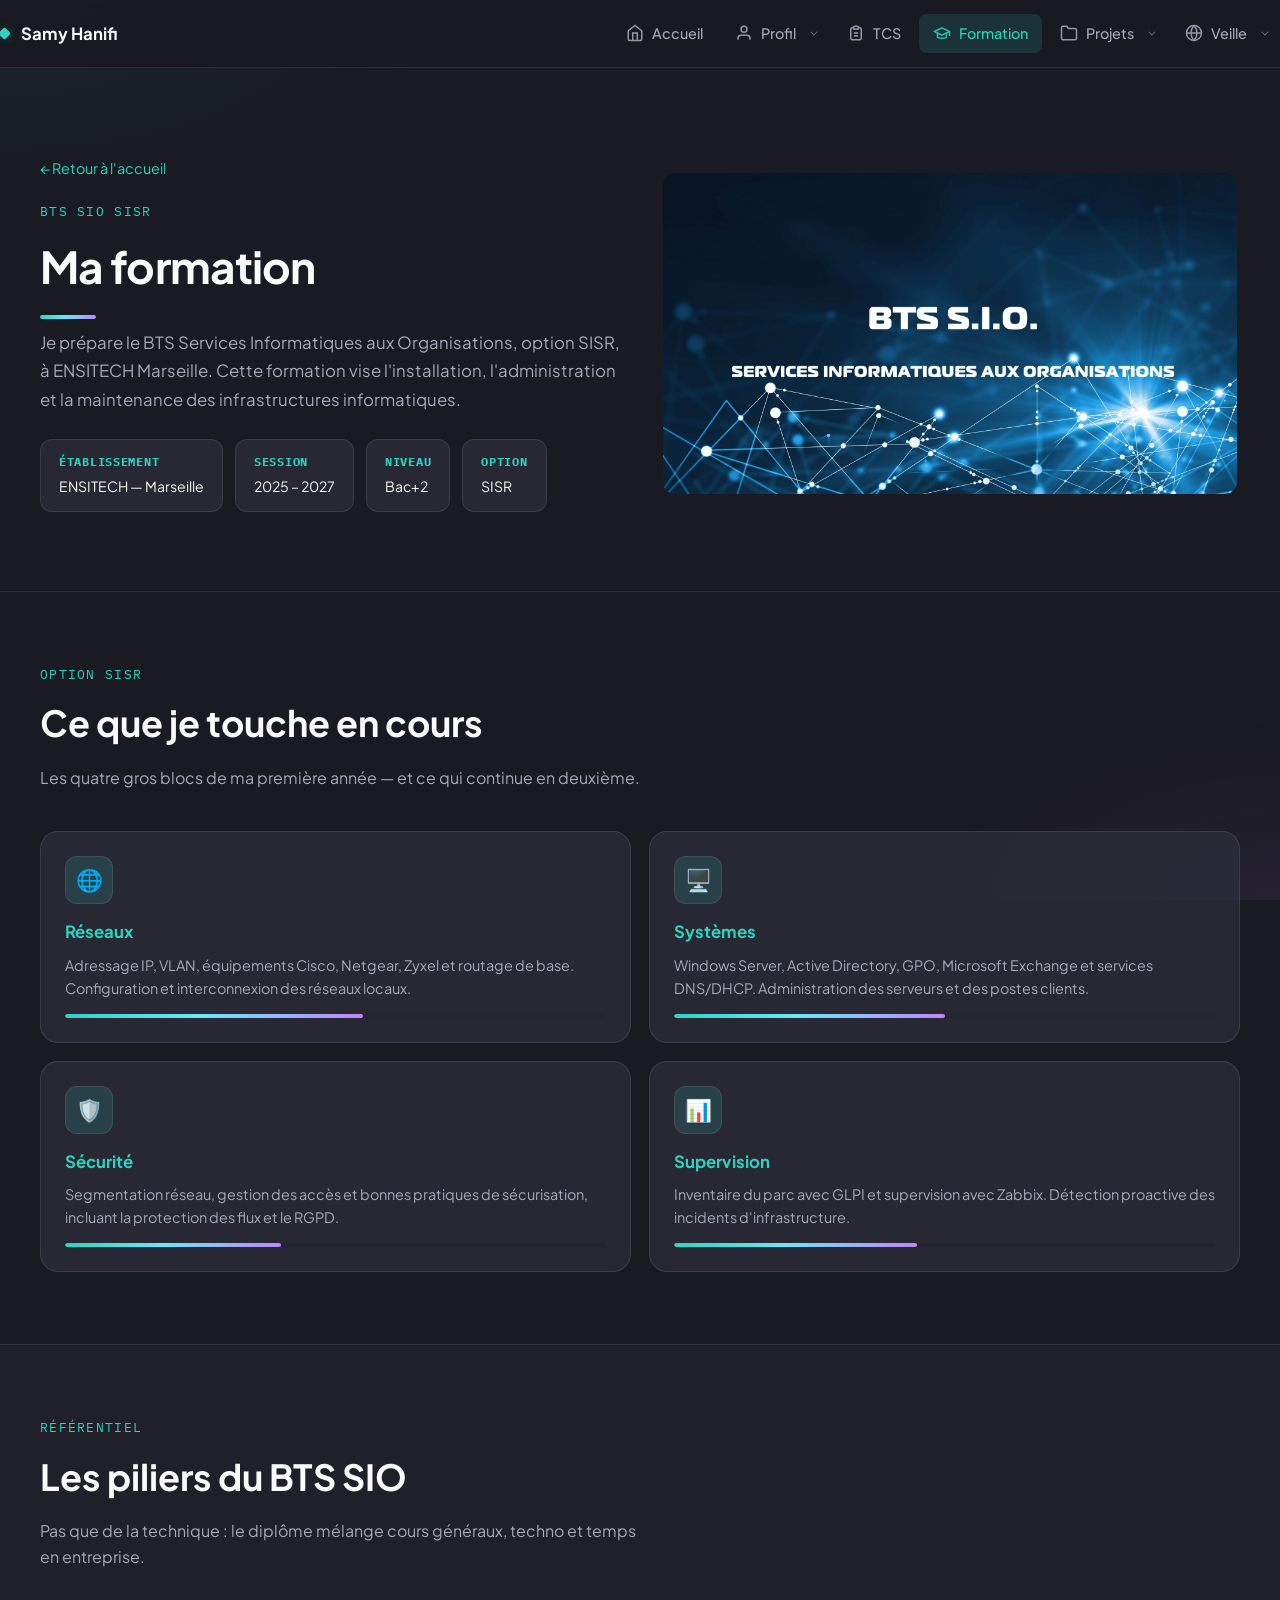
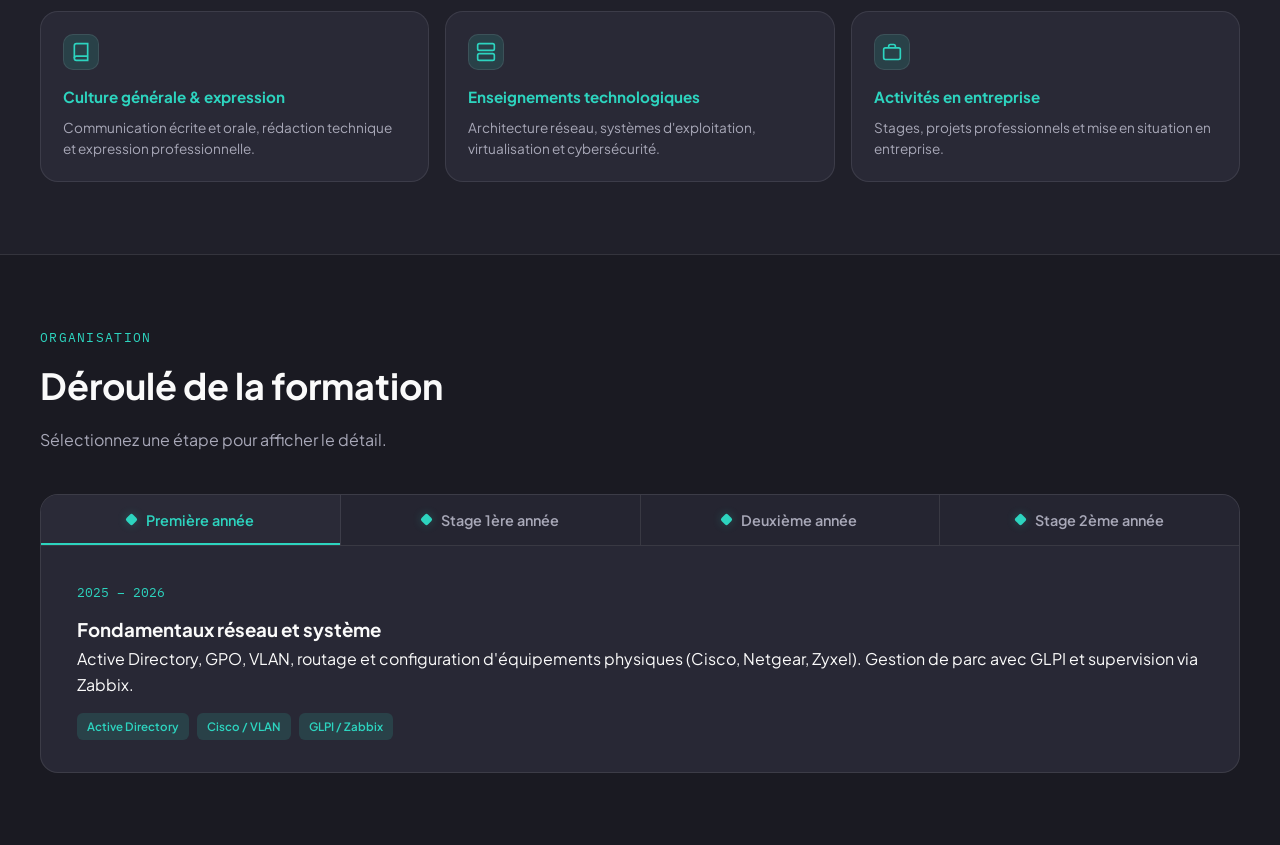
<file: bts-sio.html>
<!DOCTYPE html>
<html lang="fr">
<head>
  <meta charset="UTF-8">
  <meta name="viewport" content="width=device-width, initial-scale=1.0">
  <meta name="description" content="Formation BTS SIO SISR — Samy Hanifi">
  <title>Samy Hanifi — Formation</title>
  <link rel="preconnect" href="https://fonts.googleapis.com">
  <link rel="preconnect" href="https://fonts.gstatic.com" crossorigin>
  <link href="https://fonts.googleapis.com/css2?family=Plus+Jakarta+Sans:wght@400;500;600;700&family=IBM+Plex+Mono:wght@500&display=swap" rel="stylesheet">
  
  <!-- Icône de l'onglet (Favicon réseau / globe) -->
  <link rel="icon" href="data:image/svg+xml,<svg xmlns=%22http://www.w3.org/2000/svg%22 viewBox=%220 0 100 100%22><text y=%22.9em%22 font-size=%2290%22>🌐</text></svg>">

  <link rel="stylesheet" href="css/style.css">
  <style>
    /* Ajustements pour afficher l'image complète sans recadrage */
    .page-hero__image-frame.page-hero__image-frame--contain {
      background: transparent;
      border: none;
      box-shadow: none;
      display: flex;
      align-items: center;
      justify-content: center;
    }
    .page-hero__image-frame.page-hero__image-frame--contain img.hero__image {
      width: 100%;
      height: auto;
      max-height: 380px;
      object-fit: contain;
      border-radius: 12px;
    }

    /* Ajustements et optimisations responsive pour mobile */
    @media (max-width: 768px) {
      .formation-meta {
        grid-template-columns: repeat(2, 1fr) !important;
        gap: 12px;
      }
      .formation-steps__tabs {
        display: flex;
        overflow-x: auto;
        white-space: nowrap;
        -webkit-overflow-scrolling: touch;
        padding-bottom: 8px;
        gap: 8px;
      }
      .formation-steps__tab {
        flex-shrink: 0;
      }
    }
  </style>
</head>
<body data-page="formation">
  <header class="header">
    <div class="container header__inner">
      <a href="index.html" class="logo">
        <span class="logo__mark"></span>
        <span class="logo__name" data-profile="name">Samy Hanifi</span>
      </a>
      <nav class="nav" id="siteNav" aria-label="Navigation principale"></nav>
      <button class="menu-toggle" id="menuToggle" aria-label="Menu" aria-expanded="false">
        <span></span><span></span><span></span>
      </button>
    </div>
  </header>

  <div class="mobile-menu" id="mobileMenu" aria-hidden="true">
    <div class="mobile-menu__top">
      <span data-profile="name">Samy Hanifi</span>
      <button class="mobile-menu__close" id="menuClose" aria-label="Fermer">&times;</button>
    </div>
    <nav class="mobile-menu__nav" id="mobileNav" aria-label="Menu mobile"></nav>
  </div>

  <main>
    <section class="formation-hero page-hero--visual">
      <div class="container page-hero__wrap">
        <div class="page-hero__content">
          <a href="index.html" class="page-back">← Retour à l'accueil</a>
          <p class="section__eyebrow">BTS SIO SISR</p>
          <h1 class="page-hero__title">Ma formation</h1>
          <p class="formation-hero__lead">
            Je prépare le BTS Services Informatiques aux Organisations, option SISR, à ENSITECH Marseille.
            Cette formation vise l'installation, l'administration et la maintenance des infrastructures informatiques.
          </p>
          <div class="formation-meta">
            <div class="formation-meta__item">
              <strong>Établissement</strong>
              ENSITECH — Marseille
            </div>
            <div class="formation-meta__item">
              <strong>Session</strong>
              2025 – 2027
            </div>
            <div class="formation-meta__item">
              <strong>Niveau</strong>
              Bac+2
            </div>
            <div class="formation-meta__item">
              <strong>Option</strong>
              SISR
            </div>
          </div>
        </div>
        <div class="page-hero__media">
          <div class="hero__image-frame page-hero__image-frame page-hero__image-frame--contain">
            <img src="assets/images/bts.jpg" alt="Formation BTS SIO SISR" class="hero__image" width="520" height="360">
          </div>
        </div>
      </div>
    </section>

    <section class="section">
      <div class="container">
        <p class="section__eyebrow">Option SISR</p>
        <h2 class="section__title">Ce que je touche en cours</h2>
        <p class="section__desc">Les quatre gros blocs de ma première année — et ce qui continue en deuxième.</p>
        <div class="formation-skills">
          <article class="formation-skill skill-card">
            <div class="formation-skill__icon" aria-hidden="true">🌐</div>
            <h3>Réseaux</h3>
            <p>Adressage IP, VLAN, équipements Cisco, Netgear, Zyxel et routage de base. Configuration et interconnexion des réseaux locaux.</p>
            <div class="formation-skill__bar"><span style="--level: 55%"></span></div>
          </article>
          <article class="formation-skill skill-card">
            <div class="formation-skill__icon" aria-hidden="true">🖥️</div>
            <h3>Systèmes</h3>
            <p>Windows Server, Active Directory, GPO, Microsoft Exchange et services DNS/DHCP. Administration des serveurs et des postes clients.</p>
            <div class="formation-skill__bar"><span style="--level: 50%"></span></div>
          </article>
          <article class="formation-skill skill-card">
            <div class="formation-skill__icon" aria-hidden="true">🛡️</div>
            <h3>Sécurité</h3>
            <p>Segmentation réseau, gestion des accès et bonnes pratiques de sécurisation, incluant la protection des flux et le RGPD.</p>
            <div class="formation-skill__bar"><span style="--level: 40%"></span></div>
          </article>
          <article class="formation-skill skill-card">
            <div class="formation-skill__icon" aria-hidden="true">📊</div>
            <h3>Supervision</h3>
            <p>Inventaire du parc avec GLPI et supervision avec Zabbix. Détection proactive des incidents d'infrastructure.</p>
            <div class="formation-skill__bar"><span style="--level: 45%"></span></div>
          </article>
        </div>
      </div>
    </section>

    <section class="section" style="background:var(--bg-elevated);border-top:1px solid var(--border);border-bottom:1px solid var(--border)">
      <div class="container">
        <p class="section__eyebrow">Référentiel</p>
        <h2 class="section__title">Les piliers du BTS SIO</h2>
        <p class="section__desc">Pas que de la technique : le diplôme mélange cours généraux, techno et temps en entreprise.</p>
        <div class="formation-pillars">
          <article class="formation-pillar">
            <span class="profil-icon formation-pillar__icon" aria-hidden="true"><svg width="20" height="20" viewBox="0 0 24 24" fill="none" stroke="currentColor" stroke-width="2"><path d="M4 19.5A2.5 2.5 0 0 1 6.5 17H20"/><path d="M6.5 2H20v20H6.5A2.5 2.5 0 0 1 4 19.5v-15A2.5 2.5 0 0 1 6.5 2z"/></svg></span>
            <h4>Culture générale &amp; expression</h4>
            <p>Communication écrite et orale, rédaction technique et expression professionnelle.</p>
          </article>
          <article class="formation-pillar">
            <span class="profil-icon formation-pillar__icon" aria-hidden="true"><svg width="20" height="20" viewBox="0 0 24 24" fill="none" stroke="currentColor" stroke-width="2"><rect x="2" y="2" width="20" height="8" rx="2"/><rect x="2" y="14" width="20" height="8" rx="2"/><line x1="6" y1="6" x2="6.01" y2="6"/><line x1="6" y1="18" x2="6.01" y2="18"/></svg></span>
            <h4>Enseignements technologiques</h4>
            <p>Architecture réseau, systèmes d'exploitation, virtualisation et cybersécurité.</p>
          </article>
          <article class="formation-pillar">
            <span class="profil-icon formation-pillar__icon" aria-hidden="true"><svg width="20" height="20" viewBox="0 0 24 24" fill="none" stroke="currentColor" stroke-width="2"><rect x="2" y="7" width="20" height="14" rx="2"/><path d="M16 7V5a2 2 0 0 0-2-2h-4a2 2 0 0 0-2 2v2"/></svg></span>
            <h4>Activités en entreprise</h4>
            <p>Stages, projets professionnels et mise en situation en entreprise.</p>
          </article>
        </div>
      </div>
    </section>

    <section class="section">
      <div class="container">
        <p class="section__eyebrow">Organisation</p>
        <h2 class="section__title">Déroulé de la formation</h2>
        <p class="section__desc">Sélectionnez une étape pour afficher le détail.</p>
        <div class="formation-steps">
          <div class="formation-steps__tabs" role="tablist" aria-label="Étapes de la formation">
            <button type="button" class="formation-steps__tab formation-steps__tab--active" data-step="1" role="tab" aria-selected="true">
              <span class="mark-dot" aria-hidden="true"></span>
              Première année
            </button>
            <button type="button" class="formation-steps__tab" data-step="2" role="tab" aria-selected="false">
              <span class="mark-dot" aria-hidden="true"></span>
              Stage 1ère année
            </button>
            <button type="button" class="formation-steps__tab" data-step="3" role="tab" aria-selected="false">
              <span class="mark-dot" aria-hidden="true"></span>
              Deuxième année
            </button>
            <button type="button" class="formation-steps__tab" data-step="4" role="tab" aria-selected="false">
              <span class="mark-dot" aria-hidden="true"></span>
              Stage 2ème année
            </button>
          </div>
          <div class="formation-steps__panels">
            <article class="formation-steps__panel formation-steps__panel--active" data-step="1" role="tabpanel">
              <span class="formation-timeline__year">2025 – 2026</span>
              <h3>Fondamentaux réseau et système</h3>
              <p>Active Directory, GPO, VLAN, routage et configuration d'équipements physiques (Cisco, Netgear, Zyxel). Gestion de parc avec GLPI et supervision via Zabbix.</p>
              <div class="formation-timeline__tags">
                <span class="formation-timeline__tag">Active Directory</span>
                <span class="formation-timeline__tag">Cisco / VLAN</span>
                <span class="formation-timeline__tag">GLPI / Zabbix</span>
              </div>
            </article>
            <article class="formation-steps__panel" data-step="2" role="tabpanel">
              <span class="formation-timeline__year">Stage · 1ère année</span>
              <h3>Immersion professionnelle initiale</h3>
              <p>Première mise en situation réelle en entreprise : assistance et support utilisateurs, maintenance du parc informatique, déploiements de base et début de l'alimentation du tableau de compétences (TCS).</p>
              <div class="formation-timeline__tags">
                <span class="formation-timeline__tag">Support IT</span>
                <span class="formation-timeline__tag">Maintenance</span>
                <span class="formation-timeline__tag">TCS</span>
              </div>
            </article>
            <article class="formation-steps__panel" data-step="3" role="tabpanel">
              <span class="formation-timeline__year">2026 – 2027</span>
              <h3>Approfondissement et épreuves finales</h3>
              <p>Déploiement d'infrastructures complexes (Microsoft Exchange), virtualisation, préparation à la certification Cisco CCNA, conception du projet E6 et validation des compétences pour l'épreuve E5.</p>
              <div class="formation-timeline__tags">
                <span class="formation-timeline__tag">Épreuve E5</span>
                <span class="formation-timeline__tag">Projet E6</span>
                <span class="formation-timeline__tag">CCNA</span>
                <span class="formation-timeline__tag">Exchange</span>
              </div>
            </article>
            <article class="formation-steps__panel" data-step="4" role="tabpanel">
              <span class="formation-timeline__year">Stage · 2ème année</span>
              <h3>Projets d'infrastructure avancés</h3>
              <p>Deuxième période en entreprise axée sur l'administration réseau et système : gestion des serveurs, durcissement de la sécurité, implémentation de solutions complexes et finalisation des livrables pour le diplôme.</p>
              <div class="formation-timeline__tags">
                <span class="formation-timeline__tag">Administration</span>
                <span class="formation-timeline__tag">Sécurité</span>
                <span class="formation-timeline__tag">Dossier Final</span>
              </div>
            </article>
          </div>
        </div>
      </div>
    </section>
  </main>

  <script src="js/config.js"></script>
  <script src="js/nav.js"></script>
  <script src="js/main.js"></script>
  <script src="js/animations.js"></script>
  <script src="js/formation-steps.js"></script>
</body>
</html>
</file>
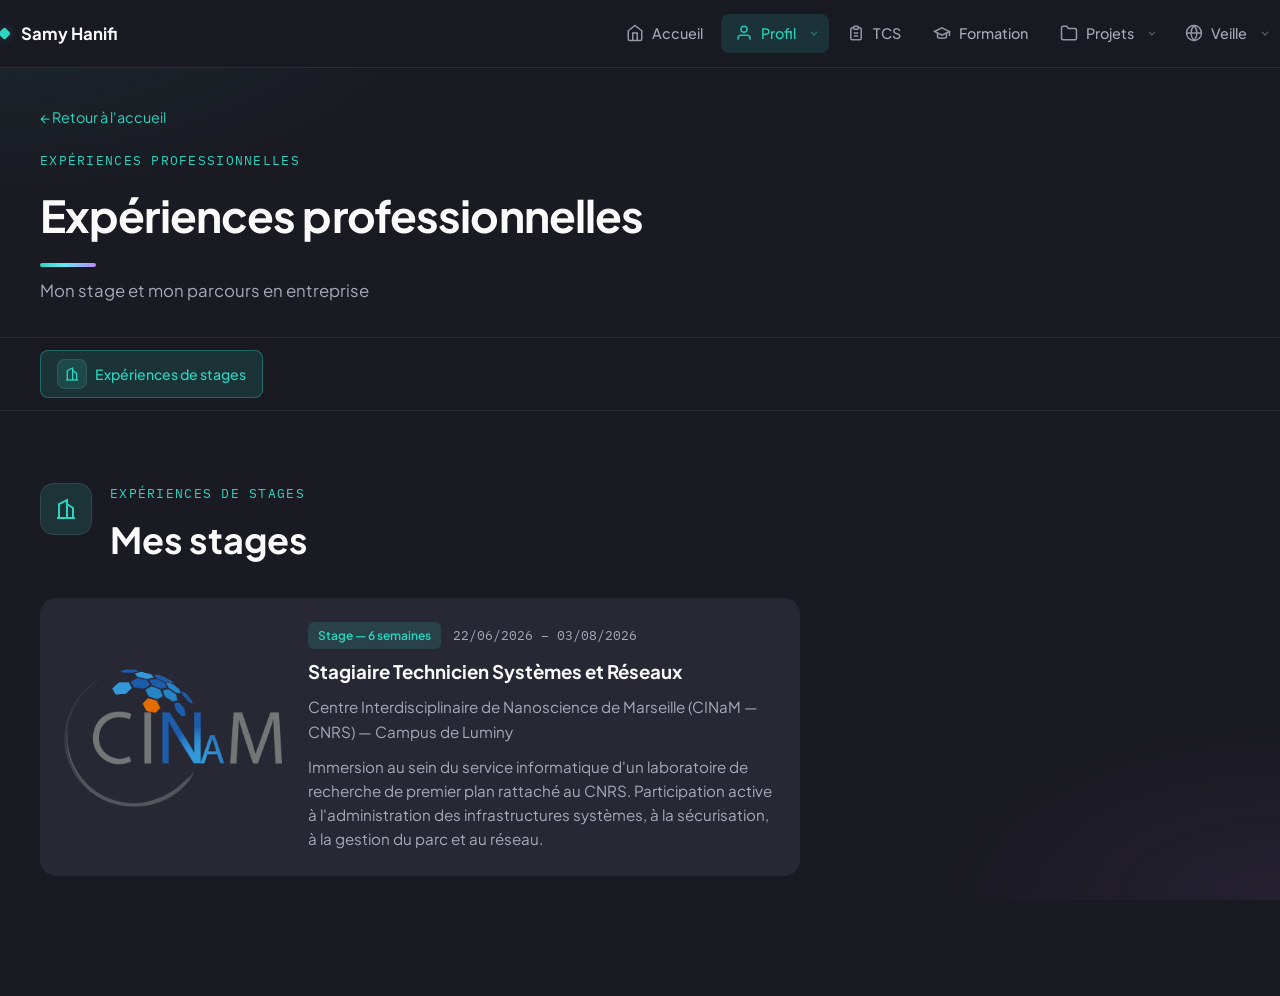
<file: experiences-pro.html>
<!DOCTYPE html>
<html lang="fr">
<head>
  <meta charset="UTF-8">
  <meta name="viewport" content="width=device-width, initial-scale=1.0">
  <meta name="description" content="Expériences professionnelles — Samy Hanifi">
  <title>Samy Hanifi — Expériences pro</title>
  <link rel="preconnect" href="https://fonts.googleapis.com">
  <link rel="preconnect" href="https://fonts.gstatic.com" crossorigin>
  <link href="https://fonts.googleapis.com/css2?family=Plus+Jakarta+Sans:wght@400;500;600;700&family=IBM+Plex+Mono:wght@500&display=swap" rel="stylesheet">
  <link rel="stylesheet" href="css/style.css">
  <style>
    /* Animation fluide au survol de la carte */
    .stage-card-hover {
      text-decoration: none;
      color: inherit;
      display: block;
      background: var(--bg-card);
      border: 1px solid var(--border-color);
      border-radius: 16px;
      padding: 24px;
      transition: all 0.3s cubic-bezier(0.16, 1, 0.3, 1);
    }
    .stage-card-hover:hover {
      transform: translateY(-6px);
      box-shadow: 0 12px 30px rgba(37, 99, 235, 0.12);
      border-color: var(--primary, #2563eb);
    }

    /* Optimisations et ajustements responsive pour mobile */
    @media (max-width: 768px) {
      .profil-subnav__inner {
        overflow-x: auto;
        white-space: nowrap;
        -webkit-overflow-scrolling: touch;
        padding-bottom: 8px;
      }
      .profil-subnav__link {
        display: inline-flex;
        flex-shrink: 0;
      }
      .stage-card-hover > div {
        flex-direction: column !important;
        align-items: stretch !important;
      }
      .stage-card-hover img-container, 
      .stage-card-hover div[style*="flex: 0 0 220px"] {
        flex: 0 0 auto !important;
        width: 100% !important;
        height: 180px !important;
      }
    }
  </style>
</head>
<body data-page="profil">
  <header class="header">
    <div class="container header__inner">
      <a href="index.html" class="logo">
        <span class="logo__mark"></span>
        <span class="logo__name" data-profile="name">Samy Hanifi</span>
      </a>
      <nav class="nav" id="siteNav" aria-label="Navigation principale"></nav>
      <button class="menu-toggle" id="menuToggle" aria-label="Menu" aria-expanded="false">
        <span></span><span></span><span></span>
      </button>
    </div>
  </header>

  <div class="mobile-menu" id="mobileMenu" aria-hidden="true">
    <div class="mobile-menu__top">
      <span data-profile="name">Samy Hanifi</span>
      <button class="mobile-menu__close" id="menuClose" aria-label="Fermer">&times;</button>
    </div>
    <nav class="mobile-menu__nav" id="mobileNav" aria-label="Menu mobile"></nav>
  </div>

  <main class="page-profil">
    <section class="page-hero page-hero--sub">
      <div class="container">
        <a href="index.html" class="page-back">← Retour à l'accueil</a>
        <p class="section__eyebrow">Expériences professionnelles</p>
        <h1 class="page-hero__title">Expériences professionnelles</h1>
        <p class="page-hero__desc">Mon stage et mon parcours en entreprise</p>
      </div>
    </section>

    <div class="profil-subnav">
      <div class="container">
        <nav class="profil-subnav__inner" aria-label="Sections expériences pro">
          <a href="#stages" class="profil-subnav__link profil-subnav__link--active"><span class="profil-icon profil-icon--sm" aria-hidden="true"><svg width="16" height="16" viewBox="0 0 24 24" fill="none" stroke="currentColor" stroke-width="2"><path d="M3 21h18"/><path d="M5 21V7l8-4v18"/><path d="M19 21V11l-6-4"/></svg></span>Expériences de stages</a>
        </nav>
      </div>
    </div>

    <section class="section profil-section" id="stages">
      <div class="container">
        <div class="profil-section__head">
          <span class="profil-icon profil-icon--lg" aria-hidden="true"><svg width="24" height="24" viewBox="0 0 24 24" fill="none" stroke="currentColor" stroke-width="2"><path d="M3 21h18"/><path d="M5 21V7l8-4v18"/><path d="M19 21V11l-6-4"/></svg></span>
          <div><p class="profil-section__subtitle">Expériences de stages</p><h2 class="section__title">Mes stages</h2></div>
        </div>
        <div class="profil-content">
          <div class="stages-list">
            
            <!-- Carte cliquable avec animation et image propre -->
            <a href="stage-cinam.html" class="stage-card-hover">
              <div style="display: flex; flex-wrap: wrap; gap: 24px; align-items: center;">
                
                <!-- Conteneur d'image corrigé -->
                <div style="flex: 0 0 220px; width: 220px; height: 140px; border-radius: 10px; overflow: hidden; background: var(--bg-secondary); border: 1px solid var(--border-color); display: flex; align-items: center; justify-content: center; flex-shrink: 0;">
                  <img src="assets/images/image-cinam.png" alt="CINaM" style="width: 100%; height: 100%; object-fit: cover; display: block;">
                </div>

                <!-- Informations du stage -->
                <div style="flex: 1; min-width: 260px;">
                  <div class="stage-card__header" style="margin-bottom: 8px;">
                    <span class="stage-card__badge">Stage — 6 semaines</span>
                    <span class="stage-card__period">22/06/2026 – 03/08/2026</span>
                  </div>
                  <h3 style="margin-bottom: 6px;">Stagiaire Technicien Systèmes et Réseaux</h3>
                  <p class="stage-card__role" style="margin-bottom: 10px;">Centre Interdisciplinaire de Nanoscience de Marseille (CINaM — CNRS) — Campus de Luminy</p>
                  <p style="color:var(--text-muted); font-size:0.95rem; line-height:1.6; margin: 0;">
                    Immersion au sein du service informatique d'un laboratoire de recherche de premier plan rattaché au CNRS. Participation active à l'administration des infrastructures systèmes, à la sécurisation, à la gestion du parc et au réseau.
                  </p>
                </div>

              </div>
            </a>

          </div>
        </div>
      </div>
    </section>
  </main>

  <script src="js/config.js"></script>
  <script src="js/nav.js"></script>
  <script src="js/main.js"></script>
  <script src="js/profil-nav.js"></script>
  <script src="js/animations.js"></script>
</body>
</html>
</file>
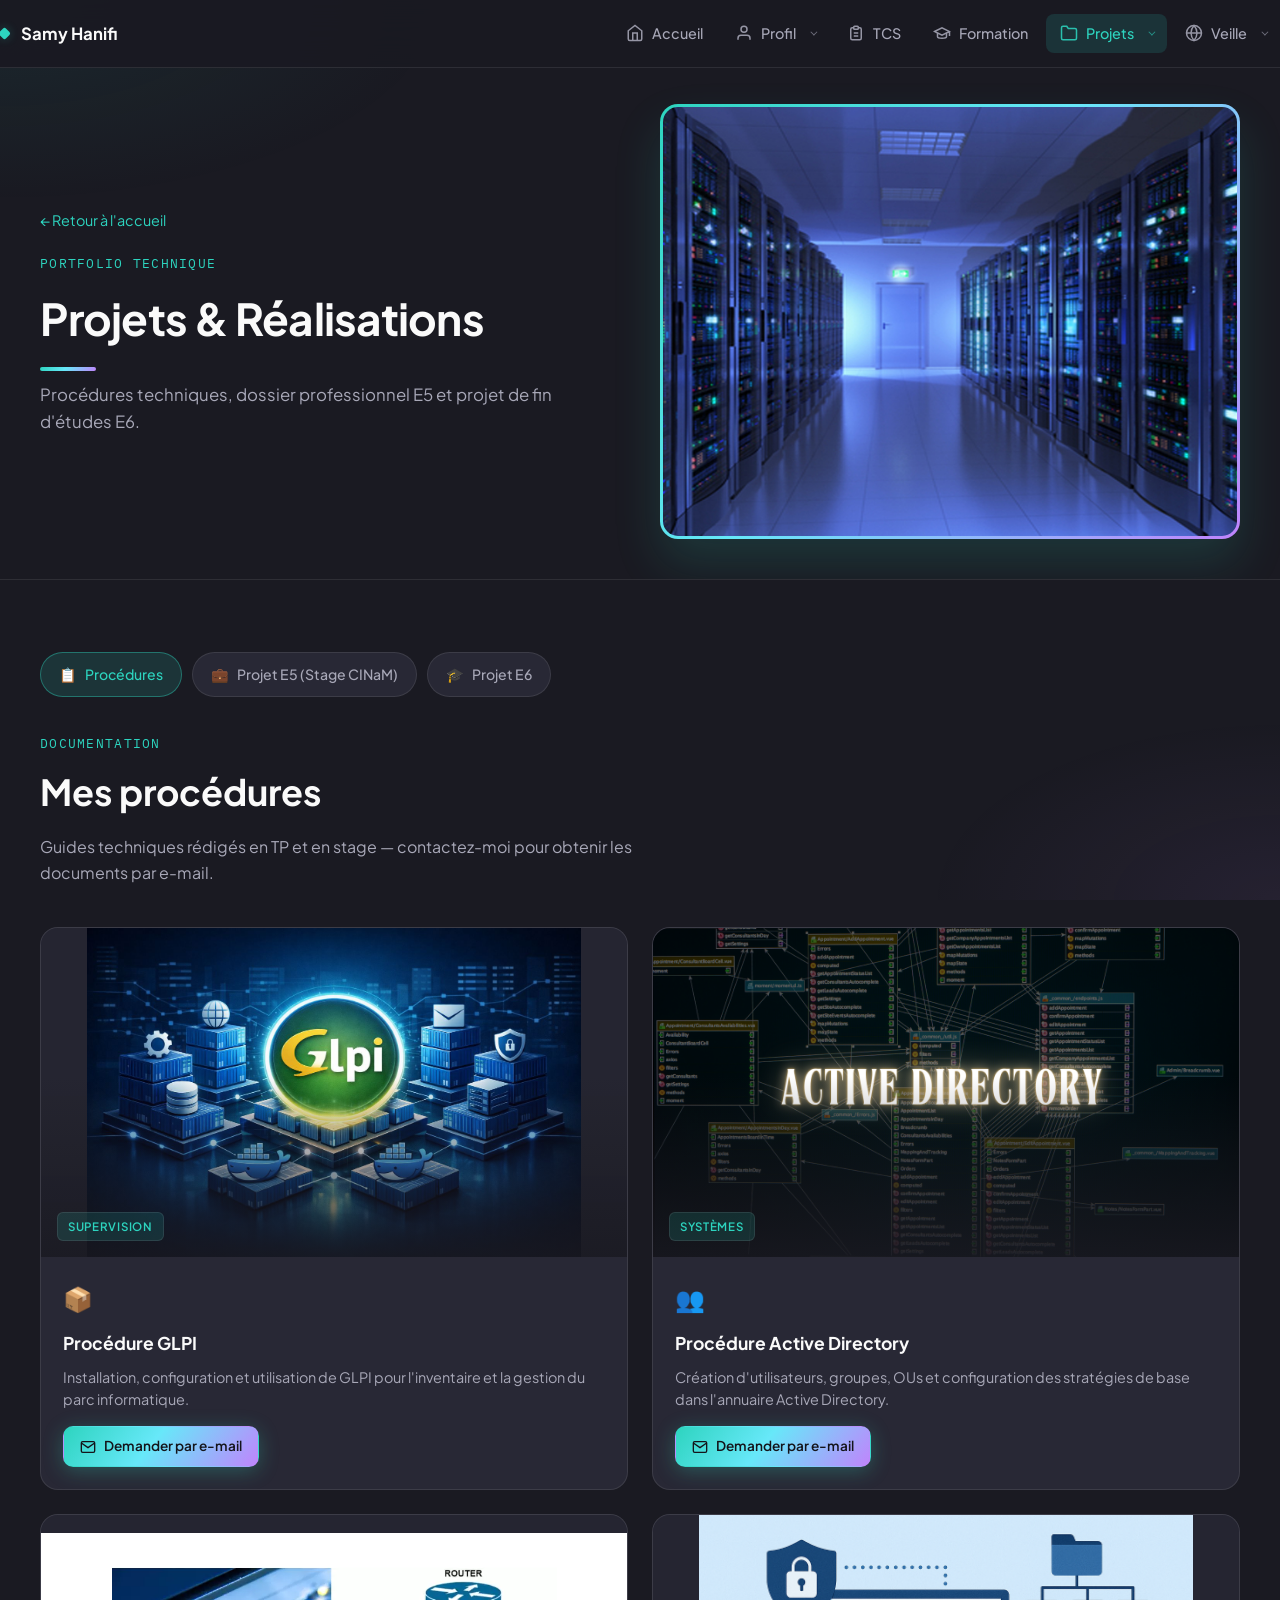
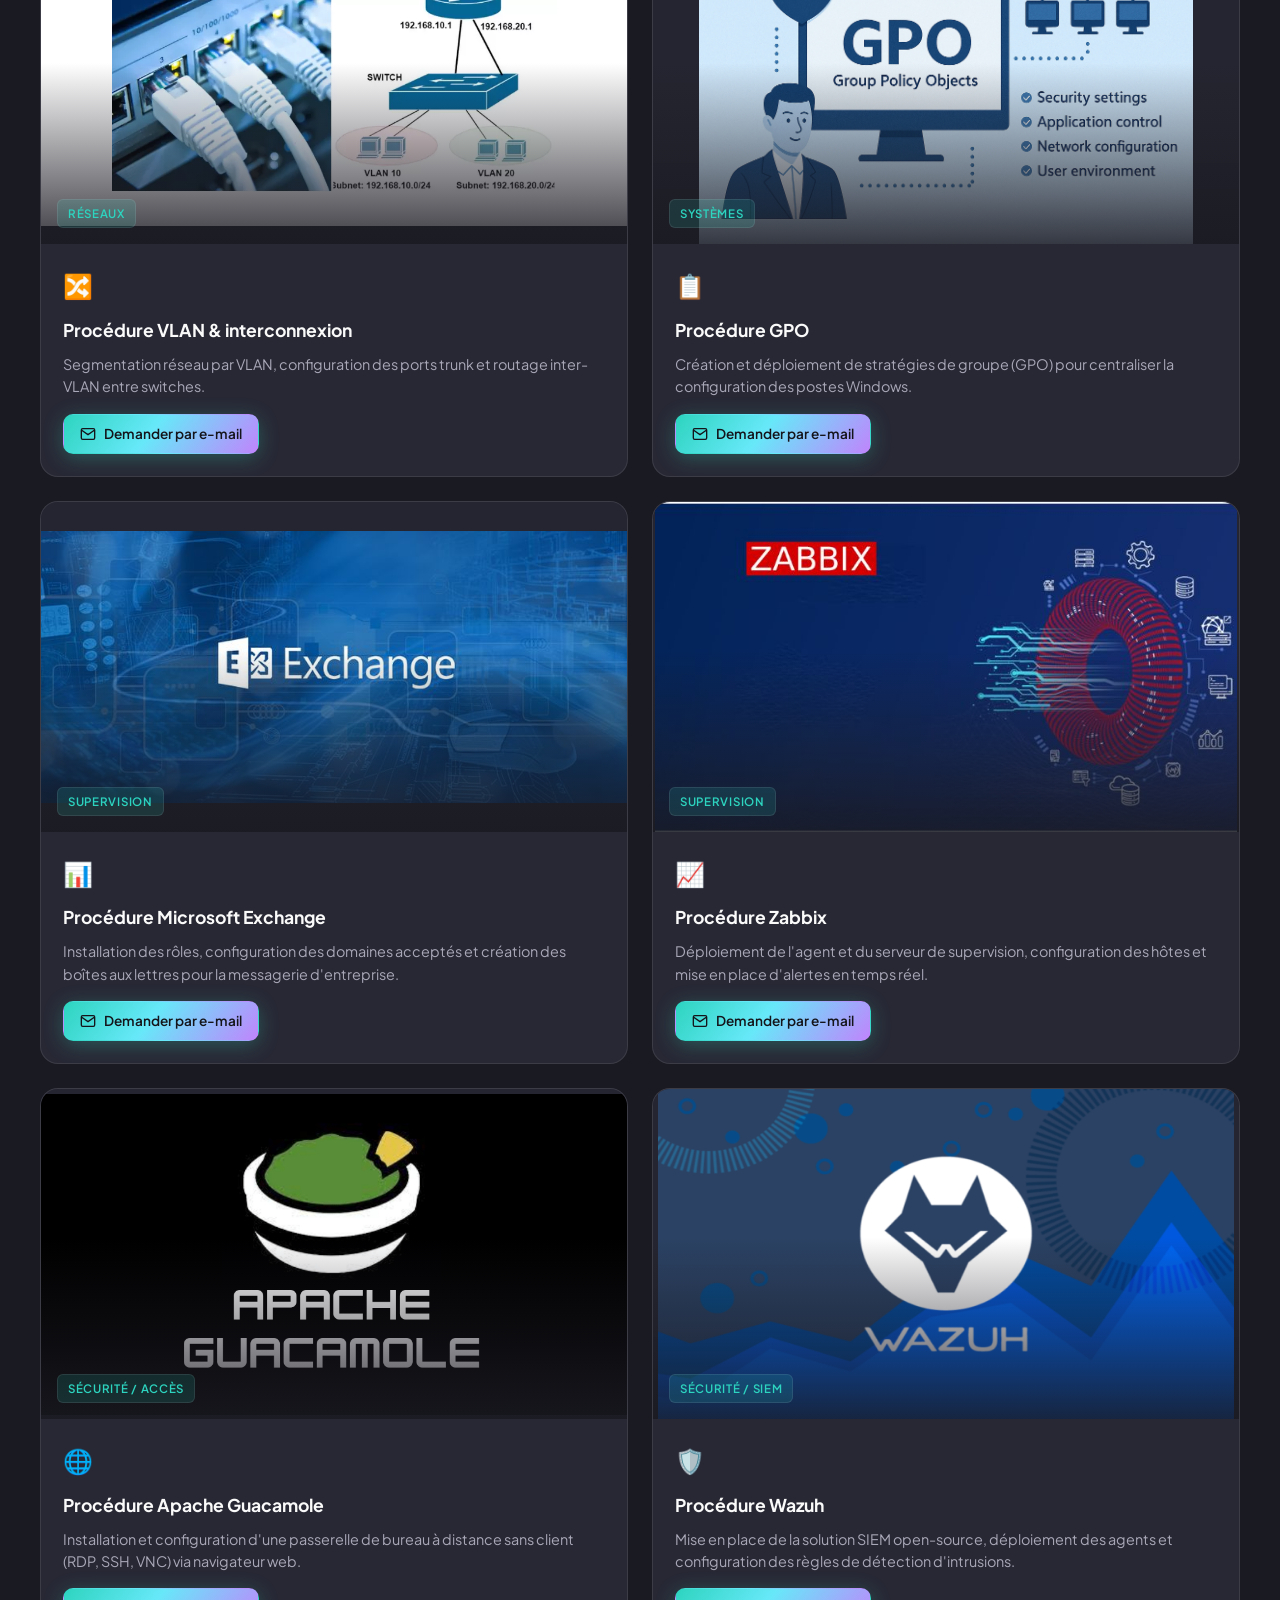
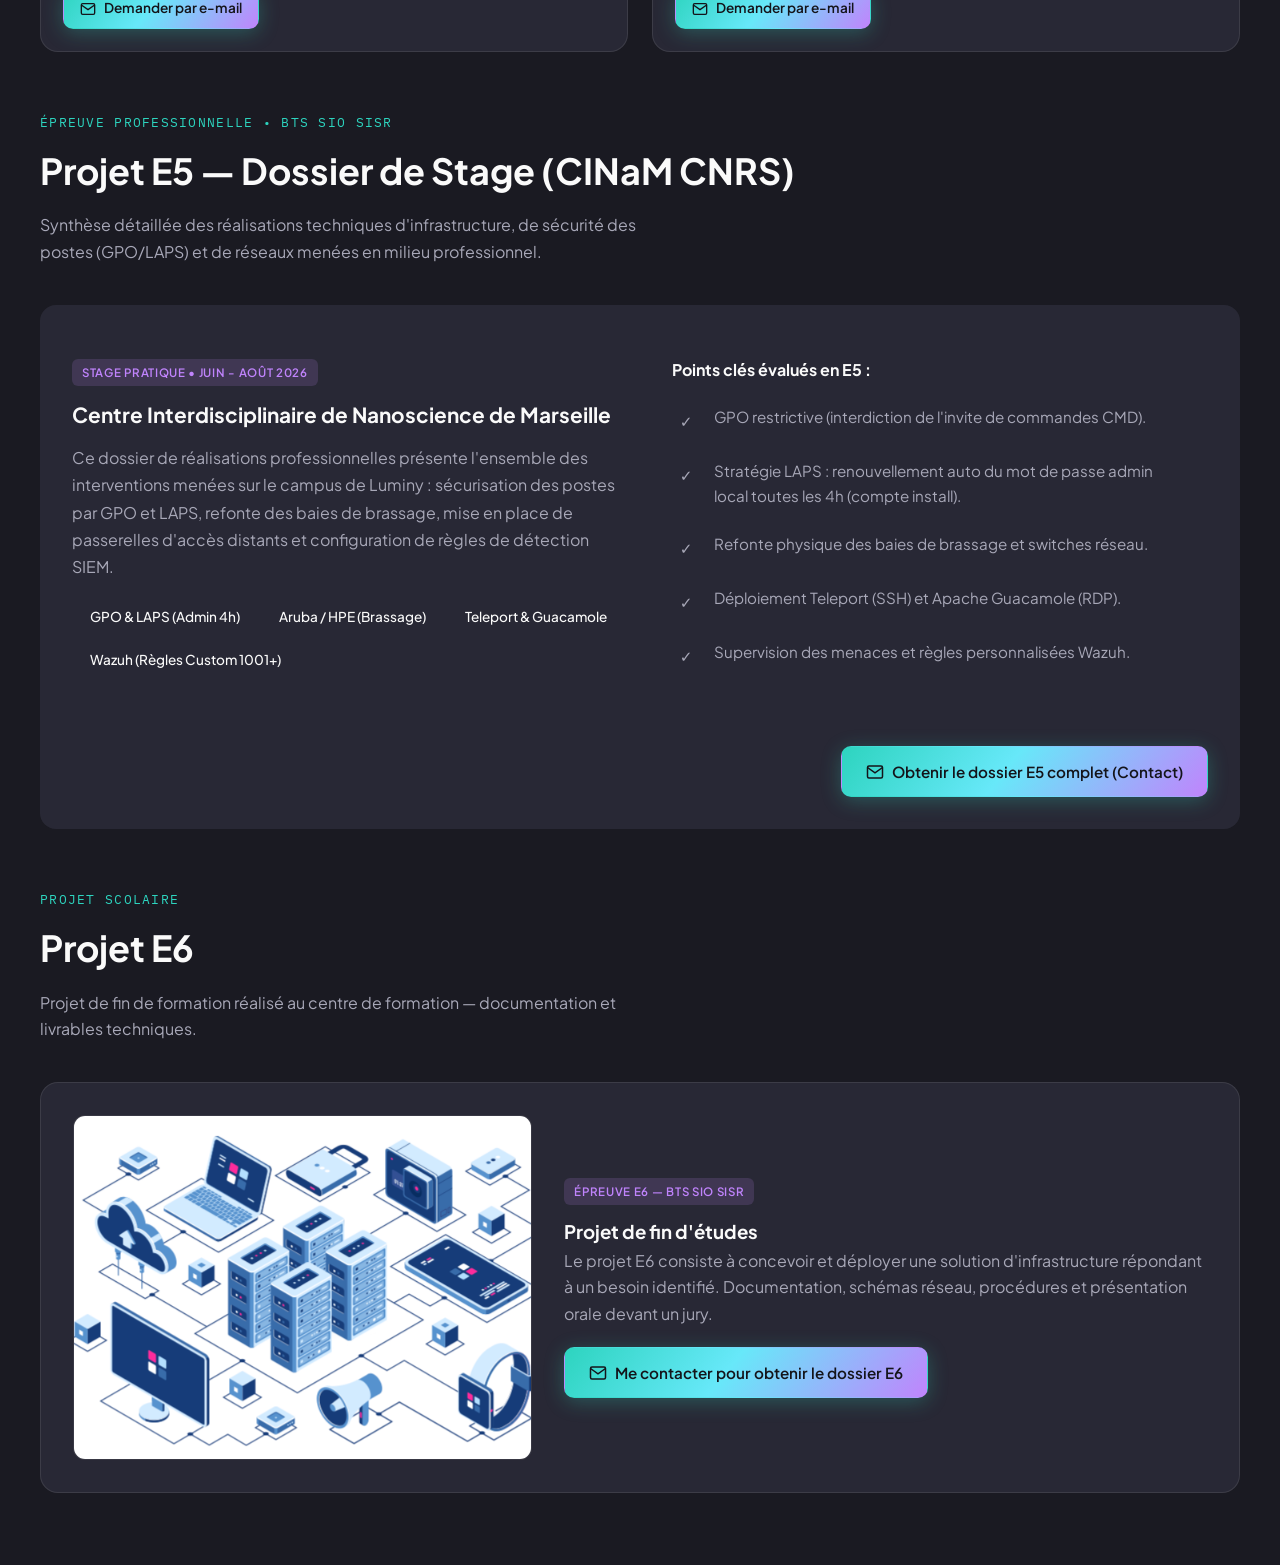
<file: projets.html>
<!DOCTYPE html>
<html lang="fr">
<head>
  <meta charset="UTF-8">
  <meta name="viewport" content="width=device-width, initial-scale=1.0">
  <meta name="description" content="Projets et procédures — Samy Hanifi">
  <title>Samy Hanifi — Projets & Réalisations Professionnelles</title>
  <link rel="preconnect" href="https://fonts.googleapis.com">
  <link rel="preconnect" href="https://fonts.gstatic.com" crossorigin>
  <link href="https://fonts.googleapis.com/css2?family=Plus+Jakarta+Sans:wght@400;500;600;700&family=IBM+Plex+Mono:wght@500&display=swap" rel="stylesheet">
  <link rel="stylesheet" href="css/style.css">
  <style>
    .rich-card {
      background: var(--bg-card);
      border: 1px solid var(--border-color);
      border-radius: 16px;
      padding: 32px;
      margin-bottom: 28px;
      transition: all 0.3s cubic-bezier(0.16, 1, 0.3, 1);
    }
    .rich-card:hover {
      transform: translateY(-4px);
      box-shadow: 0 12px 30px rgba(37, 99, 235, 0.1);
      border-color: var(--primary, #2563eb);
    }
    .grid-duo { display: grid; grid-template-columns: repeat(auto-fit, minmax(320px, 1fr)); gap: 24px; }
    .badge-tech {
      display: inline-flex; align-items: center; gap: 6px; padding: 6px 14px;
      background: var(--bg-secondary); border: 1px solid var(--border-color);
      border-radius: 20px; font-size: 0.85rem; font-weight: 500; color: var(--text-main);
      transition: all 0.2s ease; margin: 4px;
    }
    .badge-tech:hover { border-color: var(--primary); transform: scale(1.05); }
    .mission-list-custom { list-style: none; padding: 0; margin: 0; }
    .mission-item-custom {
      display: flex; align-items: flex-start; gap: 14px;
      padding: 12px 0; border-bottom: 1px solid var(--border-color);
      color: var(--text-muted); line-height: 1.6; font-size: 0.95rem;
    }
    .mission-item-custom:last-child { border-bottom: none; }
    .mission-icon-bullet {
      flex-shrink: 0; width: 28px; height: 28px;
      background: var(--bg-secondary); border: 1px solid var(--border-color);
      border-radius: 8px; display: flex; align-items: center; justify-content: center;
      color: var(--primary); margin-top: 2px;
    }

    .proc-card__visual img {
      width: 100%;
      height: 100%;
      object-fit: contain !important;
      background: var(--bg-secondary);
    }

    @media (max-width: 768px) {
      .projets-nav {
        overflow-x: auto;
        white-space: nowrap;
        -webkit-overflow-scrolling: touch;
        padding-bottom: 8px;
        display: flex;
        gap: 12px;
      }
      .projets-nav__link {
        display: inline-flex;
        flex-shrink: 0;
      }
      .rich-card {
        padding: 20px;
      }
      .grid-duo {
        grid-template-columns: 1fr;
      }
    }
  </style>
</head>
<body data-page="projets">
  <header class="header">
    <div class="container header__inner">
      <a href="index.html" class="logo">
        <span class="logo__mark"></span>
        <span class="logo__name" data-profile="name">Samy Hanifi</span>
      </a>
      <nav class="nav" id="siteNav" aria-label="Navigation principale"></nav>
      <button class="menu-toggle" id="menuToggle" aria-label="Menu" aria-expanded="false">
        <span></span><span></span><span></span>
      </button>
    </div>
  </header>

  <div class="mobile-menu" id="mobileMenu" aria-hidden="true">
    <div class="mobile-menu__top">
      <span data-profile="name">Samy Hanifi</span>
      <button class="mobile-menu__close" id="menuClose" aria-label="Fermer">&times;</button>
    </div>
    <nav class="mobile-menu__nav" id="mobileNav" aria-label="Menu mobile"></nav>
  </div>

  <main>
    <section class="page-hero page-hero--sub page-hero--visual">
      <div class="container page-hero__wrap">
        <div class="page-hero__content">
          <a href="index.html" class="page-back">← Retour à l'accueil</a>
          <p class="section__eyebrow">Portfolio technique</p>
          <h1 class="page-hero__title">Projets & Réalisations</h1>
          <p class="page-hero__desc">Procédures techniques, dossier professionnel E5 et projet de fin d'études E6.</p>
        </div>
        <div class="page-hero__media">
          <div class="hero__image-frame page-hero__image-frame">
            <img src="assets/images/projets.jpg" alt="Projets techniques" class="hero__image" width="520" height="360">
          </div>
        </div>
      </div>
    </section>

    <section class="section">
      <div class="container">
        <!-- BARRE DE NAVIGATION INTERNE DES PROJETS -->
        <nav class="projets-nav" aria-label="Catégories de projets">
          <a href="#procedures" class="projets-nav__link projets-nav__link--active">
            <span aria-hidden="true">📋</span> Procédures
          </a>
          <a href="#projet-e5" class="projets-nav__link">
            <span aria-hidden="true">💼</span> Projet E5 (Stage CINaM)
          </a>
          <a href="#projet-e6" class="projets-nav__link">
            <span aria-hidden="true">🎓</span> Projet E6
          </a>
        </nav>

        <!-- SECTION 1 : PROCÉDURES -->
        <div id="procedures" style="margin-bottom: 60px;">
          <p class="section__eyebrow">Documentation</p>
          <h2 class="section__title">Mes procédures</h2>
          <p class="section__desc">Guides techniques rédigés en TP et en stage — contactez-moi pour obtenir les documents par e-mail.</p>

          <div class="procs-grid">
            <article class="proc-card">
              <div class="proc-card__visual">
                <img src="assets/images/procedures/procedure-glpi.jpg" alt="Capture d'écran — procédure GLPI" loading="lazy">
                <div class="proc-card__overlay"><span class="proc-card__badge">Supervision</span></div>
              </div>
              <div class="proc-card__body">
                <span class="proc-card__icon" aria-hidden="true">📦</span>
                <h3>Procédure GLPI</h3>
                <p>Installation, configuration et utilisation de GLPI pour l'inventaire et la gestion du parc informatique.</p>
                <div class="proc-card__actions">
                  <a href="mailto:samy.hanifi@ensitech.eu?subject=Demande%20de%20procédure%20GLPI&body=Bonjour%2C%0A%0AJe%20souhaiterais%20obtenir%20la%20procédure%20GLPI.%0A%0ACordialement." class="btn btn--primary btn--sm">
                    <svg class="btn__icon" width="16" height="16" viewBox="0 0 24 24" fill="none" stroke="currentColor" stroke-width="2"><path d="M4 4h16c1.1 0 2 .9 2 2v12c0 1.1-.9 2-2 2H4c-1.1 0-2-.9-2-2V6c0-1.1.9-2 2-2z"/><polyline points="22,6 12,13 2,6"/></svg>
                    Demander par e-mail
                  </a>
                </div>
              </div>
            </article>

            <article class="proc-card">
              <div class="proc-card__visual">
                <img src="assets/images/procedures/procedure-active-directory.png" alt="Capture d'écran — procédure Active Directory" loading="lazy">
                <div class="proc-card__overlay"><span class="proc-card__badge">Systèmes</span></div>
              </div>
              <div class="proc-card__body">
                <span class="proc-card__icon" aria-hidden="true">👥</span>
                <h3>Procédure Active Directory</h3>
                <p>Création d'utilisateurs, groupes, OUs et configuration des stratégies de base dans l'annuaire Active Directory.</p>
                <div class="proc-card__actions">
                  <a href="mailto:samy.hanifi@ensitech.eu?subject=Demande%20de%20procédure%20Active%20Directory&body=Bonjour%2C%0A%0AJe%20souhaiterais%20obtenir%20la%20procédure%20Active%20Directory.%0A%0ACordialement." class="btn btn--primary btn--sm">
                    <svg class="btn__icon" width="16" height="16" viewBox="0 0 24 24" fill="none" stroke="currentColor" stroke-width="2"><path d="M4 4h16c1.1 0 2 .9 2 2v12c0 1.1-.9 2-2 2H4c-1.1 0-2-.9-2-2V6c0-1.1.9-2 2-2z"/><polyline points="22,6 12,13 2,6"/></svg>
                    Demander par e-mail
                  </a>
                </div>
              </div>
            </article>

            <article class="proc-card">
              <div class="proc-card__visual">
                <img src="assets/images/procedures/procedure-vlan-interco.png" alt="Capture d'écran — procédure VLAN interconnexion" loading="lazy">
                <div class="proc-card__overlay"><span class="proc-card__badge">Réseaux</span></div>
              </div>
              <div class="proc-card__body">
                <span class="proc-card__icon" aria-hidden="true">🔀</span>
                <h3>Procédure VLAN &amp; interconnexion</h3>
                <p>Segmentation réseau par VLAN, configuration des ports trunk et routage inter-VLAN entre switches.</p>
                <div class="proc-card__actions">
                  <a href="mailto:samy.hanifi@ensitech.eu?subject=Demande%20de%20procédure%20VLAN%20%26%20interconnexion&body=Bonjour%2C%0A%0AJe%20souhaiterais%20obtenir%20la%20procédure%20VLAN%20%26%20interconnexion.%0A%0ACordialement." class="btn btn--primary btn--sm">
                    <svg class="btn__icon" width="16" height="16" viewBox="0 0 24 24" fill="none" stroke="currentColor" stroke-width="2"><path d="M4 4h16c1.1 0 2 .9 2 2v12c0 1.1-.9 2-2 2H4c-1.1 0-2-.9-2-2V6c0-1.1.9-2 2-2z"/><polyline points="22,6 12,13 2,6"/></svg>
                    Demander par e-mail
                  </a>
                </div>
              </div>
            </article>

            <article class="proc-card">
              <div class="proc-card__visual">
                <img src="assets/images/procedures/procedure-gpo.png" alt="Capture d'écran — procédure GPO" loading="lazy">
                <div class="proc-card__overlay"><span class="proc-card__badge">Systèmes</span></div>
              </div>
              <div class="proc-card__body">
                <span class="proc-card__icon" aria-hidden="true">📋</span>
                <h3>Procédure GPO</h3>
                <p>Création et déploiement de stratégies de groupe (GPO) pour centraliser la configuration des postes Windows.</p>
                <div class="proc-card__actions">
                  <a href="mailto:samy.hanifi@ensitech.eu?subject=Demande%20de%20procédure%20GPO&body=Bonjour%2C%0A%0AJe%20souhaiterais%20obtenir%20la%20procédure%20GPO.%0A%0ACordialement." class="btn btn--primary btn--sm">
                    <svg class="btn__icon" width="16" height="16" viewBox="0 0 24 24" fill="none" stroke="currentColor" stroke-width="2"><path d="M4 4h16c1.1 0 2 .9 2 2v12c0 1.1-.9 2-2 2H4c-1.1 0-2-.9-2-2V6c0-1.1.9-2 2-2z"/><polyline points="22,6 12,13 2,6"/></svg>
                    Demander par e-mail
                  </a>
                </div>
              </div>
            </article>

            <article class="proc-card">
              <div class="proc-card__visual">
                <img src="assets/images/procedures/procedure-exchange.jpg" alt="Capture d'écran — procédure Microsoft Exchange" loading="lazy">
                <div class="proc-card__overlay"><span class="proc-card__badge">Supervision</span></div>
              </div>
              <div class="proc-card__body">
                <span class="proc-card__icon" aria-hidden="true">📊</span>
                <h3>Procédure Microsoft Exchange</h3>
                <p>Installation des rôles, configuration des domaines acceptés et création des boîtes aux lettres pour la messagerie d'entreprise.</p>
                <div class="proc-card__actions">
                  <a href="mailto:samy.hanifi@ensitech.eu?subject=Demande%20de%20procédure%20Microsoft%20Exchange&body=Bonjour%2C%0A%0AJe%20souhaiterais%20obtenir%20la%20procédure%20Microsoft%20Exchange.%0A%0ACordialement." class="btn btn--primary btn--sm">
                    <svg class="btn__icon" width="16" height="16" viewBox="0 0 24 24" fill="none" stroke="currentColor" stroke-width="2"><path d="M4 4h16c1.1 0 2 .9 2 2v12c0 1.1-.9 2-2 2H4c-1.1 0-2-.9-2-2V6c0-1.1.9-2 2-2z"/><polyline points="22,6 12,13 2,6"/></svg>
                    Demander par e-mail
                  </a>
                </div>
              </div>
            </article>

            <article class="proc-card">
              <div class="proc-card__visual">
                <img src="assets/images/procedures/procedure-zabbix.jpg" alt="Capture d'écran — procédure Zabbix" loading="lazy">
                <div class="proc-card__overlay"><span class="proc-card__badge">Supervision</span></div>
              </div>
              <div class="proc-card__body">
                <span class="proc-card__icon" aria-hidden="true">📈</span>
                <h3>Procédure Zabbix</h3>
                <p>Déploiement de l'agent et du serveur de supervision, configuration des hôtes et mise en place d'alertes en temps réel.</p>
                <div class="proc-card__actions">
                  <a href="mailto:samy.hanifi@ensitech.eu?subject=Demande%20de%20procédure%20Zabbix&body=Bonjour%2C%0A%0AJe%20souhaiterais%20obtenir%20la%20procédure%20Zabbix.%0A%0ACordialement." class="btn btn--primary btn--sm">
                    <svg class="btn__icon" width="16" height="16" viewBox="0 0 24 24" fill="none" stroke="currentColor" stroke-width="2"><path d="M4 4h16c1.1 0 2 .9 2 2v12c0 1.1-.9 2-2 2H4c-1.1 0-2-.9-2-2V6c0-1.1.9-2 2-2z"/><polyline points="22,6 12,13 2,6"/></svg>
                    Demander par e-mail
                  </a>
                </div>
              </div>
            </article>

            <article class="proc-card">
              <div class="proc-card__visual">
                <img src="assets/images/procedures/procedure-guacamole.png" alt="Capture d'écran — procédure Apache Guacamole" loading="lazy">
                <div class="proc-card__overlay"><span class="proc-card__badge">Sécurité / Accès</span></div>
              </div>
              <div class="proc-card__body">
                <span class="proc-card__icon" aria-hidden="true">🌐</span>
                <h3>Procédure Apache Guacamole</h3>
                <p>Installation et configuration d'une passerelle de bureau à distance sans client (RDP, SSH, VNC) via navigateur web.</p>
                <div class="proc-card__actions">
                  <a href="mailto:samy.hanifi@ensitech.eu?subject=Demande%20de%20procédure%20Apache%20Guacamole&body=Bonjour%2C%0A%0AJe%20souhaiterais%20obtenir%20la%20procédure%20Apache%20Guacamole.%0A%0ACordialement." class="btn btn--primary btn--sm">
                    <svg class="btn__icon" width="16" height="16" viewBox="0 0 24 24" fill="none" stroke="currentColor" stroke-width="2"><path d="M4 4h16c1.1 0 2 .9 2 2v12c0 1.1-.9 2-2 2H4c-1.1 0-2-.9-2-2V6c0-1.1.9-2 2-2z"/><polyline points="22,6 12,13 2,6"/></svg>
                    Demander par e-mail
                  </a>
                </div>
              </div>
            </article>

            <article class="proc-card">
              <div class="proc-card__visual">
                <img src="assets/images/procedures/procedure-wazuh.png" alt="Capture d'écran — procédure Wazuh" loading="lazy">
                <div class="proc-card__overlay"><span class="proc-card__badge">Sécurité / SIEM</span></div>
              </div>
              <div class="proc-card__body">
                <span class="proc-card__icon" aria-hidden="true">🛡️</span>
                <h3>Procédure Wazuh</h3>
                <p>Mise en place de la solution SIEM open-source, déploiement des agents et configuration des règles de détection d'intrusions.</p>
                <div class="proc-card__actions">
                  <a href="mailto:samy.hanifi@ensitech.eu?subject=Demande%20de%20procédure%20Wazuh&body=Bonjour%2C%0A%0AJe%20souhaiterais%20obtenir%20la%20procédure%20Wazuh.%0A%0ACordialement." class="btn btn--primary btn--sm">
                    <svg class="btn__icon" width="16" height="16" viewBox="0 0 24 24" fill="none" stroke="currentColor" stroke-width="2"><path d="M4 4h16c1.1 0 2 .9 2 2v12c0 1.1-.9 2-2 2H4c-1.1 0-2-.9-2-2V6c0-1.1.9-2 2-2z"/><polyline points="22,6 12,13 2,6"/></svg>
                    Demander par e-mail
                  </a>
                </div>
              </div>
            </article>
          </div>
        </div>

        <!-- SECTION 2 : PROJET E5 -->
        <div id="projet-e5" style="margin-bottom: 60px;">
          <p class="section__eyebrow">Épreuve Professionnelle • BTS SIO SISR</p>
          <h2 class="section__title">Projet E5 — Dossier de Stage (CINaM CNRS)</h2>
          <p class="section__desc">Synthèse détaillée des réalisations techniques d'infrastructure, de sécurité des postes (GPO/LAPS) et de réseaux menées en milieu professionnel.</p>

          <div class="rich-card">
            <div class="grid-duo" style="align-items: center; margin-bottom: 24px;">
              <div>
                <span class="e6-card__tag" style="display:inline-block; margin-bottom:12px;">Stage Pratique • Juin - Août 2026</span>
                <h3 style="color: var(--primary); font-size: 1.3rem; margin-bottom: 12px;">Centre Interdisciplinaire de Nanoscience de Marseille</h3>
                <p style="color: var(--text-muted); line-height: 1.7; margin-bottom: 16px;">
                  Ce dossier de réalisations professionnelles présente l'ensemble des interventions menées sur le campus de Luminy : sécurisation des postes par GPO et LAPS, refonte des baies de brassage, mise en place de passerelles d'accès distants et configuration de règles de détection SIEM.
                </p>
                <div>
                  <span class="badge-tech">GPO & LAPS (Admin 4h)</span>
                  <span class="badge-tech">Aruba / HPE (Brassage)</span>
                  <span class="badge-tech">Teleport & Guacamole</span>
                  <span class="badge-tech">Wazuh (Règles Custom 1001+)</span>
                </div>
              </div>
              <div style="background: var(--bg-secondary); border: 1px solid var(--border-color); border-radius: 12px; padding: 20px;">
                <h4 style="font-size: 1rem; margin-bottom: 10px; color: var(--text-main);">Points clés évalués en E5 :</h4>
                <ul class="mission-list-custom">
                  <li class="mission-item-custom"><span class="mission-icon-bullet">✓</span><span>GPO restrictive (interdiction de l'invite de commandes CMD).</span></li>
                  <li class="mission-item-custom"><span class="mission-icon-bullet">✓</span><span>Stratégie LAPS : renouvellement auto du mot de passe admin local toutes les 4h (compte install).</span></li>
                  <li class="mission-item-custom"><span class="mission-icon-bullet">✓</span><span>Refonte physique des baies de brassage et switches réseau.</span></li>
                  <li class="mission-item-custom"><span class="mission-icon-bullet">✓</span><span>Déploiement Teleport (SSH) et Apache Guacamole (RDP).</span></li>
                  <li class="mission-item-custom"><span class="mission-icon-bullet">✓</span><span>Supervision des menaces et règles personnalisées Wazuh.</span></li>
                </ul>
              </div>
            </div>
            
            <div style="text-align: right; border-top: 1px solid var(--border-color); padding-top: 20px;">
              <a href="mailto:samy.hanifi@ensitech.eu?subject=Demande%20dossier%20E5%20-%20CINaM&amp;body=Bonjour%2C%0A%0AJe%20souhaiterais%20consulter%20votre%20dossier%20professionnel%20E5.%0A%0ACordialement." class="btn btn--primary">
                <svg class="btn__icon" width="18" height="18" viewBox="0 0 24 24" fill="none" stroke="currentColor" stroke-width="2"><path d="M4 4h16c1.1 0 2 .9 2 2v12c0 1.1-.9 2-2 2H4c-1.1 0-2-.9-2-2V6c0-1.1.9-2 2-2z"/><polyline points="22,6 12,13 2,6"/></svg>
                Obtenir le dossier E5 complet (Contact)
              </a>
            </div>
          </div>
        </div>

        <!-- SECTION 3 : PROJET E6 -->
        <div id="projet-e6">
          <p class="section__eyebrow">Projet scolaire</p>
          <h2 class="section__title">Projet E6</h2>
          <p class="section__desc">Projet de fin de formation réalisé au centre de formation — documentation et livrables techniques.</p>

          <article class="e6-card reveal">
            <div class="e6-card__visual">
              <img src="assets/images/procedures/projet-e6.webp" alt="Illustration du projet E6" loading="lazy">
            </div>
            <div>
              <span class="e6-card__tag">Épreuve E6 — BTS SIO SISR</span>
              <h3>Projet de fin d'études</h3>
              <p style="color:var(--text-muted);margin-bottom:20px;line-height:1.65">
                Le projet E6 consiste à concevoir et déployer une solution d'infrastructure répondant à un besoin
                identifié. Documentation, schémas réseau, procédures et présentation orale devant un jury.
              </p>
              <a href="mailto:samy.hanifi@ensitech.eu?subject=Demande%20dossier%20projet%20E6&amp;body=Bonjour%2C%0A%0AJe%20souhaiterais%20consulter%20votre%20dossier%20projet%20E6.%0A%0ACordialement." class="btn btn--primary">
                <svg class="btn__icon" width="18" height="18" viewBox="0 0 24 24" fill="none" stroke="currentColor" stroke-width="2"><path d="M4 4h16c1.1 0 2 .9 2 2v12c0 1.1-.9 2-2 2H4c-1.1 0-2-.9-2-2V6c0-1.1.9-2 2-2z"/><polyline points="22,6 12,13 2,6"/></svg>
                Me contacter pour obtenir le dossier E6
              </a>
            </div>
          </article>
        </div>

      </div>
    </section>
  </main>

  <script src="js/config.js"></script>
  <script src="js/nav.js"></script>
  <script src="js/main.js"></script>
  <script src="js/animations.js"></script>
</body>
</html>
</file>
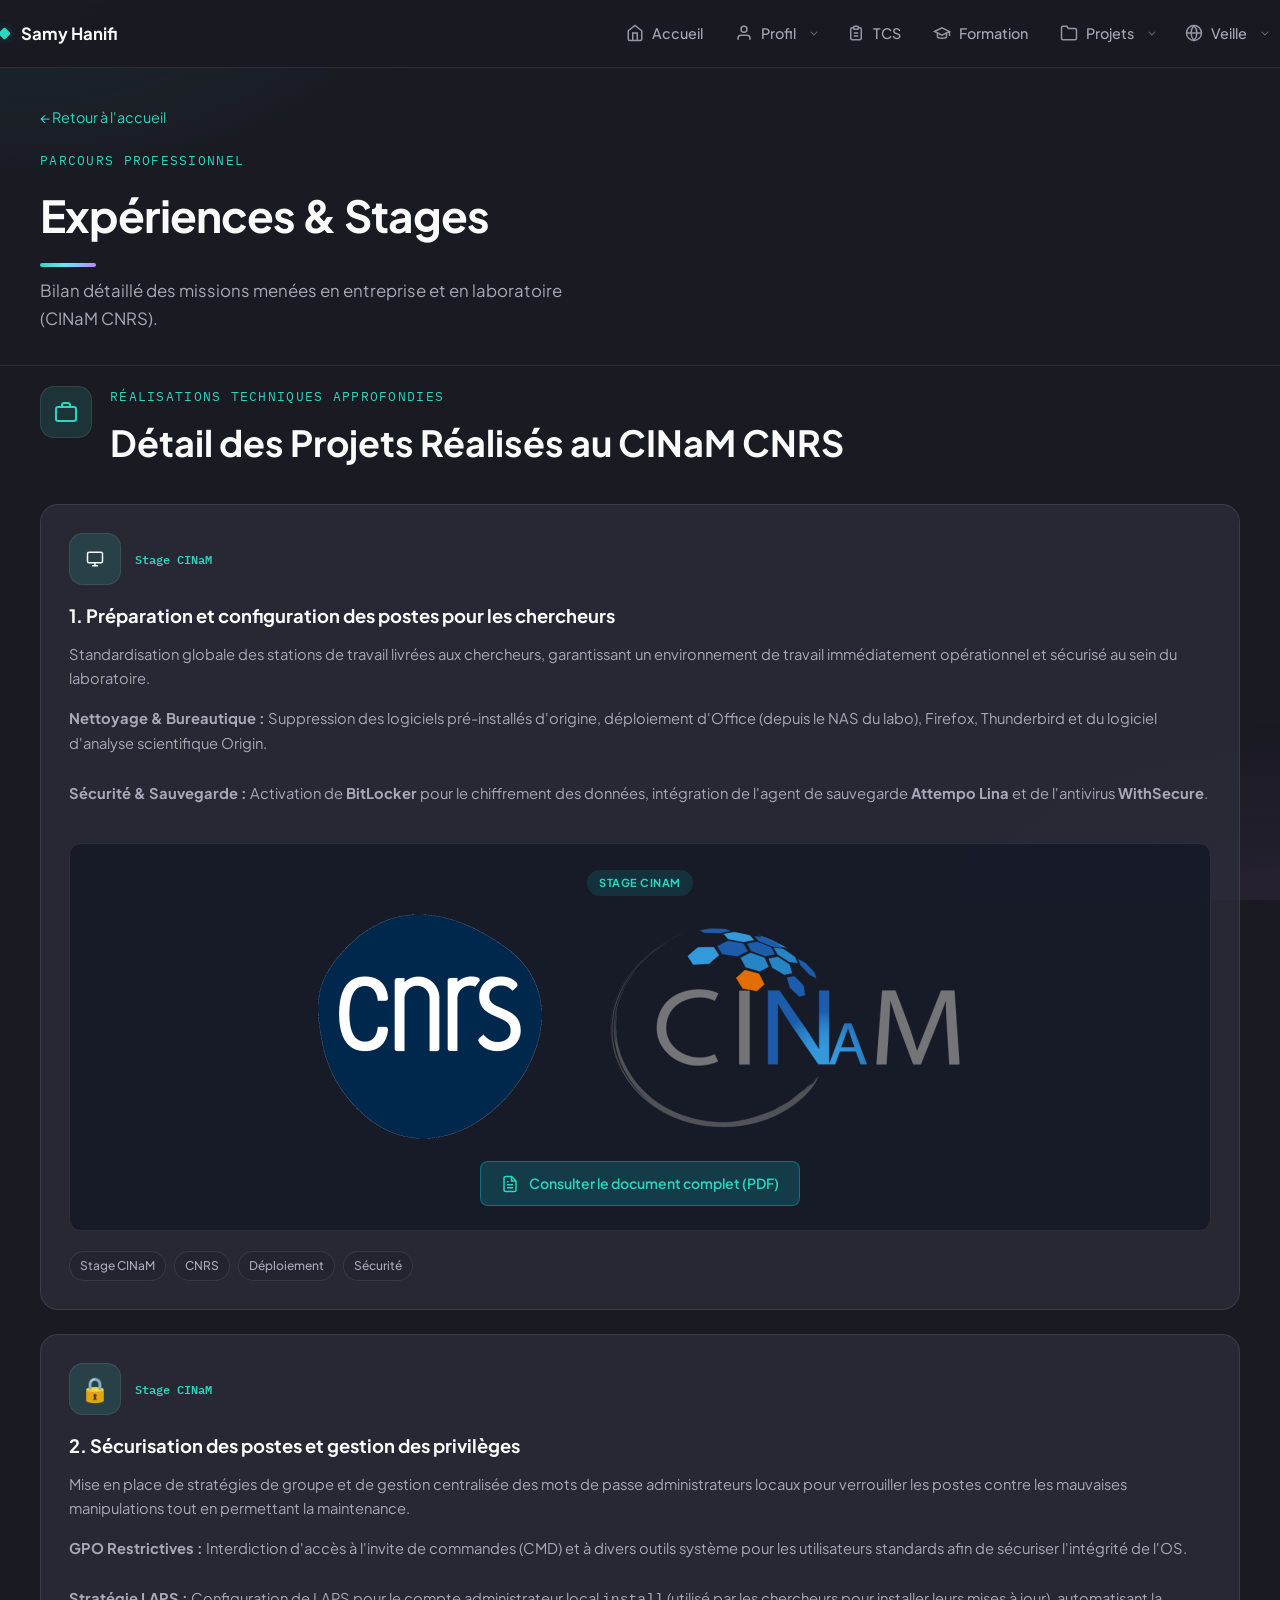
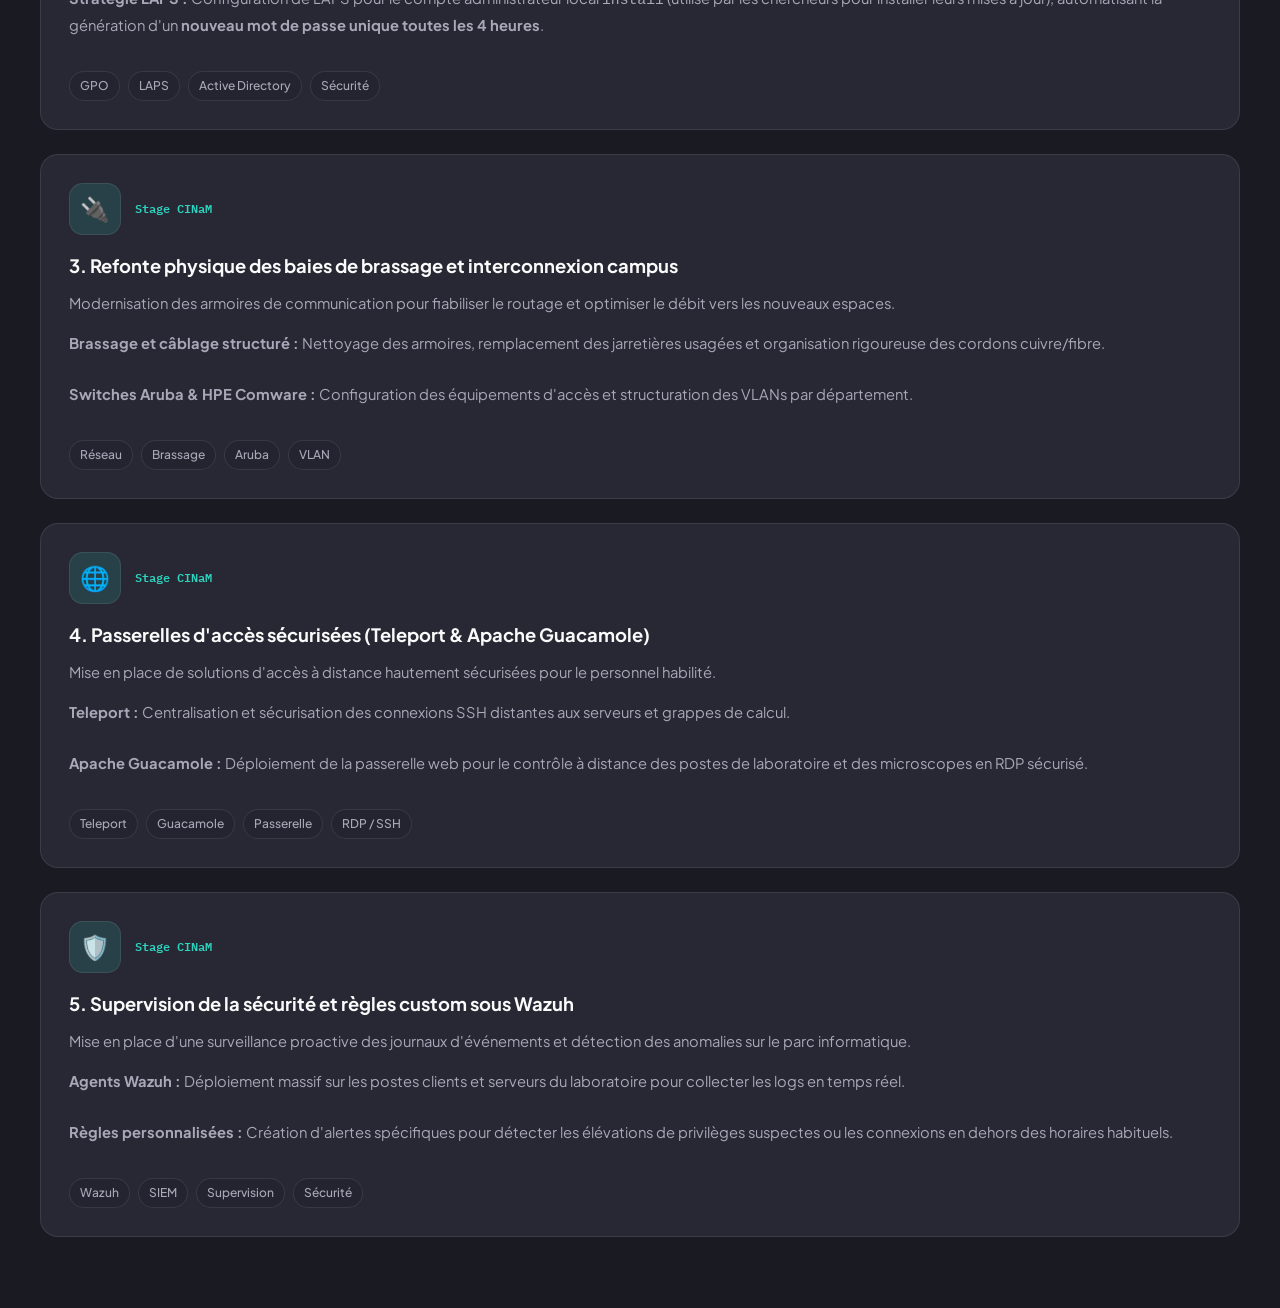
<file: stage-cinam.html>
<!DOCTYPE html>
<html lang="fr">
<head>
  <meta charset="UTF-8">
  <meta name="viewport" content="width=device-width, initial-scale=1.0">
  <meta name="description" content="Détail des projets réalisés au CINaM CNRS — Samy Hanifi">
  <title>Samy Hanifi — Expériences &amp; Stages</title>
  <link rel="preconnect" href="https://fonts.googleapis.com">
  <link rel="preconnect" href="https://fonts.gstatic.com" crossorigin>
  <link href="https://fonts.googleapis.com/css2?family=Plus+Jakarta+Sans:wght@400;500;600;700&family=IBM+Plex+Mono:wght@500&display=swap" rel="stylesheet">
  <link rel="stylesheet" href="css/style.css">
</head>
<body data-page="experiences">
  <header class="header">
    <div class="container header__inner">
      <a href="index.html" class="logo">
        <span class="logo__mark"></span>
        <span class="logo__name" data-profile="name">Samy Hanifi</span>
      </a>
      <nav class="nav" id="siteNav" aria-label="Navigation principale"></nav>
      <button class="menu-toggle" id="menuToggle" aria-label="Menu" aria-expanded="false">
        <span></span><span></span><span></span>
      </button>
    </div>
  </header>

  <div class="mobile-menu" id="mobileMenu" aria-hidden="true">
    <div class="mobile-menu__top">
      <span data-profile="name">Samy Hanifi</span>
      <button class="mobile-menu__close" id="menuClose" aria-label="Fermer">&times;</button>
    </div>
    <nav class="mobile-menu__nav" id="mobileNav" aria-label="Menu mobile"></nav>
  </div>

  <main>
    <section class="page-hero page-hero--sub">
      <div class="container page-hero__wrap">
        <div class="page-hero__content">
          <a href="index.html" class="page-back">← Retour à l'accueil</a>
          <p class="section__eyebrow">Parcours professionnel</p>
          <h1 class="page-hero__title">Expériences &amp; Stages</h1>
          <p class="page-hero__desc">Bilan détaillé des missions menées en entreprise et en laboratoire (CINaM CNRS).</p>
        </div>
      </div>
    </section>

    <section class="section" style="padding-top: 20px;">
      <div class="container">
        <div class="profil-section__head">
          <span class="profil-icon profil-icon--lg" aria-hidden="true">
            <svg width="24" height="24" viewBox="0 0 24 24" fill="none" stroke="currentColor" stroke-width="2"><rect x="2" y="7" width="20" height="14" rx="2"/><path d="M16 7V5a2 2 0 0 0-2-2h-4a2 2 0 0 0-2 2v2"/></svg>
          </span>
          <div>
            <p class="profil-section__subtitle">Réalisations techniques approfondies</p>
            <h2 class="section__title">Détail des Projets Réalisés au CINaM CNRS</h2>
          </div>
        </div>

        <!-- Point 1 -->
        <article class="veille-card" style="margin-top: 32px;">
          <div class="veille-card__header">
            <span class="veille-card__icon" aria-hidden="true">
              <svg width="18" height="18" viewBox="0 0 24 24" fill="none" stroke="currentColor" stroke-width="2"><rect x="2" y="3" width="20" height="14" rx="2"/><line x1="8" y1="21" x2="16" y2="21"/><line x1="12" y1="17" x2="12" y2="21"/></svg>
            </span>
            <span class="veille-card__date" style="color: var(--accent, #00f0ff); font-weight: 600;">Stage CINaM</span>
          </div>
          <h3>1. Préparation et configuration des postes pour les chercheurs</h3>
          <p>
            Standardisation globale des stations de travail livrées aux chercheurs, garantissant un environnement de travail immédiatement opérationnel et sécurisé au sein du laboratoire.
          </p>
          
          <div style="margin-top: 16px; display: flex; flex-direction: column; gap: 12px;">
            <p><strong>Nettoyage &amp; Bureautique :</strong> Suppression des logiciels pré-installés d'origine, déploiement d'Office (depuis le NAS du labo), Firefox, Thunderbird et du logiciel d'analyse scientifique Origin.</p>
            <p><strong>Sécurité &amp; Sauvegarde :</strong> Activation de <strong>BitLocker</strong> pour le chiffrement des données, intégration de l'agent de sauvegarde <strong>Attempo Lina</strong> et de l'antivirus <strong>WithSecure</strong>.</p>
          </div>

          <!-- Bloc Image + Bouton PDF -->
          <div style="background: rgba(18, 24, 36, 0.7); border: 1px solid rgba(255, 255, 255, 0.08); border-radius: 12px; padding: 24px; margin-top: 24px; text-align: center;">
            <div style="display: inline-block; background: rgba(0, 240, 255, 0.1); color: var(--accent, #00f0ff); font-size: 11px; font-weight: 700; padding: 4px 12px; border-radius: 20px; margin-bottom: 16px; letter-spacing: 0.5px;">
              STAGE CINAM
            </div>
            
            <!-- Affichage de l'image -->
            <div style="margin-bottom: 20px;">
              <img src="assets/images/procedure-preparation-postes.png" alt="Procédure de préparation des postes" style="max-width: 100%; height: auto; border-radius: 8px; display: block; margin: 0 auto;">
            </div>

            <!-- Bouton pour ouvrir le PDF -->
            <div>
              <a href="assets/images/procedure-preparation-postes.pdf" target="_blank" style="display: inline-flex; align-items: center; gap: 10px; background: rgba(0, 240, 255, 0.15); color: var(--accent, #00f0ff); padding: 10px 20px; border-radius: 8px; text-decoration: none; font-weight: 600; font-size: 14px; border: 1px solid rgba(0, 240, 255, 0.3);">
                <svg width="18" height="18" viewBox="0 0 24 24" fill="none" stroke="currentColor" stroke-width="2"><path d="M14 2H6a2 2 0 0 0-2 2v16a2 2 0 0 0 2 2h12a2 2 0 0 0 2-2V8z"/><polyline points="14 2 14 8 20 8"/><line x1="16" y1="13" x2="8" y2="13"/><line x1="16" y1="17" x2="8" y2="17"/><polyline points="10 9 9 9 8 9"/></svg>
                Consulter le document complet (PDF)
              </a>
            </div>
          </div>

          <div class="veille-card__tags" style="margin-top: 20px;">
            <span class="veille-card__tag">Stage CINaM</span>
            <span class="veille-card__tag">CNRS</span>
            <span class="veille-card__tag">Déploiement</span>
            <span class="veille-card__tag">Sécurité</span>
          </div>
        </article>

        <!-- Point 2 -->
        <article class="veille-card" style="margin-top: 24px;">
          <div class="veille-card__header">
            <span class="veille-card__icon" aria-hidden="true">🔒</span>
            <span class="veille-card__date" style="color: var(--accent, #00f0ff); font-weight: 600;">Stage CINaM</span>
          </div>
          <h3>2. Sécurisation des postes et gestion des privilèges</h3>
          <p>
            Mise en place de stratégies de groupe et de gestion centralisée des mots de passe administrateurs locaux pour verrouiller les postes contre les mauvaises manipulations tout en permettant la maintenance.
          </p>
          <div style="margin-top: 16px; display: flex; flex-direction: column; gap: 12px;">
            <p><strong>GPO Restrictives :</strong> Interdiction d'accès à l'invite de commandes (CMD) et à divers outils système pour les utilisateurs standards afin de sécuriser l'intégrité de l'OS.</p>
            <p><strong>Stratégie LAPS :</strong> Configuration de LAPS pour le compte administrateur local <code>install</code> (utilisé par les chercheurs pour installer leurs mises à jour), automatisant la génération d'un <strong>nouveau mot de passe unique toutes les 4 heures</strong>.</p>
          </div>
          <div class="veille-card__tags" style="margin-top: 20px;">
            <span class="veille-card__tag">GPO</span>
            <span class="veille-card__tag">LAPS</span>
            <span class="veille-card__tag">Active Directory</span>
            <span class="veille-card__tag">Sécurité</span>
          </div>
        </article>

        <!-- Point 3 -->
        <article class="veille-card" style="margin-top: 24px;">
          <div class="veille-card__header">
            <span class="veille-card__icon" aria-hidden="true">🔌</span>
            <span class="veille-card__date" style="color: var(--accent, #00f0ff); font-weight: 600;">Stage CINaM</span>
          </div>
          <h3>3. Refonte physique des baies de brassage et interconnexion campus</h3>
          <p>
            Modernisation des armoires de communication pour fiabiliser le routage et optimiser le débit vers les nouveaux espaces.
          </p>
          <div style="margin-top: 16px; display: flex; flex-direction: column; gap: 12px;">
            <p><strong>Brassage et câblage structuré :</strong> Nettoyage des armoires, remplacement des jarretières usagées et organisation rigoureuse des cordons cuivre/fibre.</p>
            <p><strong>Switches Aruba &amp; HPE Comware :</strong> Configuration des équipements d'accès et structuration des VLANs par département.</p>
          </div>
          <div class="veille-card__tags" style="margin-top: 20px;">
            <span class="veille-card__tag">Réseau</span>
            <span class="veille-card__tag">Brassage</span>
            <span class="veille-card__tag">Aruba</span>
            <span class="veille-card__tag">VLAN</span>
          </div>
        </article>

        <!-- Point 4 -->
        <article class="veille-card" style="margin-top: 24px;">
          <div class="veille-card__header">
            <span class="veille-card__icon" aria-hidden="true">🌐</span>
            <span class="veille-card__date" style="color: var(--accent, #00f0ff); font-weight: 600;">Stage CINaM</span>
          </div>
          <h3>4. Passerelles d'accès sécurisées (Teleport &amp; Apache Guacamole)</h3>
          <p>
            Mise en place de solutions d'accès à distance hautement sécurisées pour le personnel habilité.
          </p>
          <div style="margin-top: 16px; display: flex; flex-direction: column; gap: 12px;">
            <p><strong>Teleport :</strong> Centralisation et sécurisation des connexions SSH distantes aux serveurs et grappes de calcul.</p>
            <p><strong>Apache Guacamole :</strong> Déploiement de la passerelle web pour le contrôle à distance des postes de laboratoire et des microscopes en RDP sécurisé.</p>
          </div>
          <div class="veille-card__tags" style="margin-top: 20px;">
            <span class="veille-card__tag">Teleport</span>
            <span class="veille-card__tag">Guacamole</span>
            <span class="veille-card__tag">Passerelle</span>
            <span class="veille-card__tag">RDP / SSH</span>
          </div>
        </article>

        <!-- Point 5 -->
        <article class="veille-card" style="margin-top: 24px;">
          <div class="veille-card__header">
            <span class="veille-card__icon" aria-hidden="true">🛡️</span>
            <span class="veille-card__date" style="color: var(--accent, #00f0ff); font-weight: 600;">Stage CINaM</span>
          </div>
          <h3>5. Supervision de la sécurité et règles custom sous Wazuh</h3>
          <p>
            Mise en place d'une surveillance proactive des journaux d'événements et détection des anomalies sur le parc informatique.
          </p>
          <div style="margin-top: 16px; display: flex; flex-direction: column; gap: 12px;">
            <p><strong>Agents Wazuh :</strong> Déploiement massif sur les postes clients et serveurs du laboratoire pour collecter les logs en temps réel.</p>
            <p><strong>Règles personnalisées :</strong> Création d'alertes spécifiques pour détecter les élévations de privilèges suspectes ou les connexions en dehors des horaires habituels.</p>
          </div>
          <div class="veille-card__tags" style="margin-top: 20px;">
            <span class="veille-card__tag">Wazuh</span>
            <span class="veille-card__tag">SIEM</span>
            <span class="veille-card__tag">Supervision</span>
            <span class="veille-card__tag">Sécurité</span>
          </div>
        </article>

      </div>
    </section>
  </main>

  <footer class="footer" id="siteFooter"></footer>

  <script src="js/config.js"></script>
  <script src="js/nav.js"></script>
  <script src="js/main.js"></script>
  <script src="js/animations.js"></script>
</body>
</html>
</file>
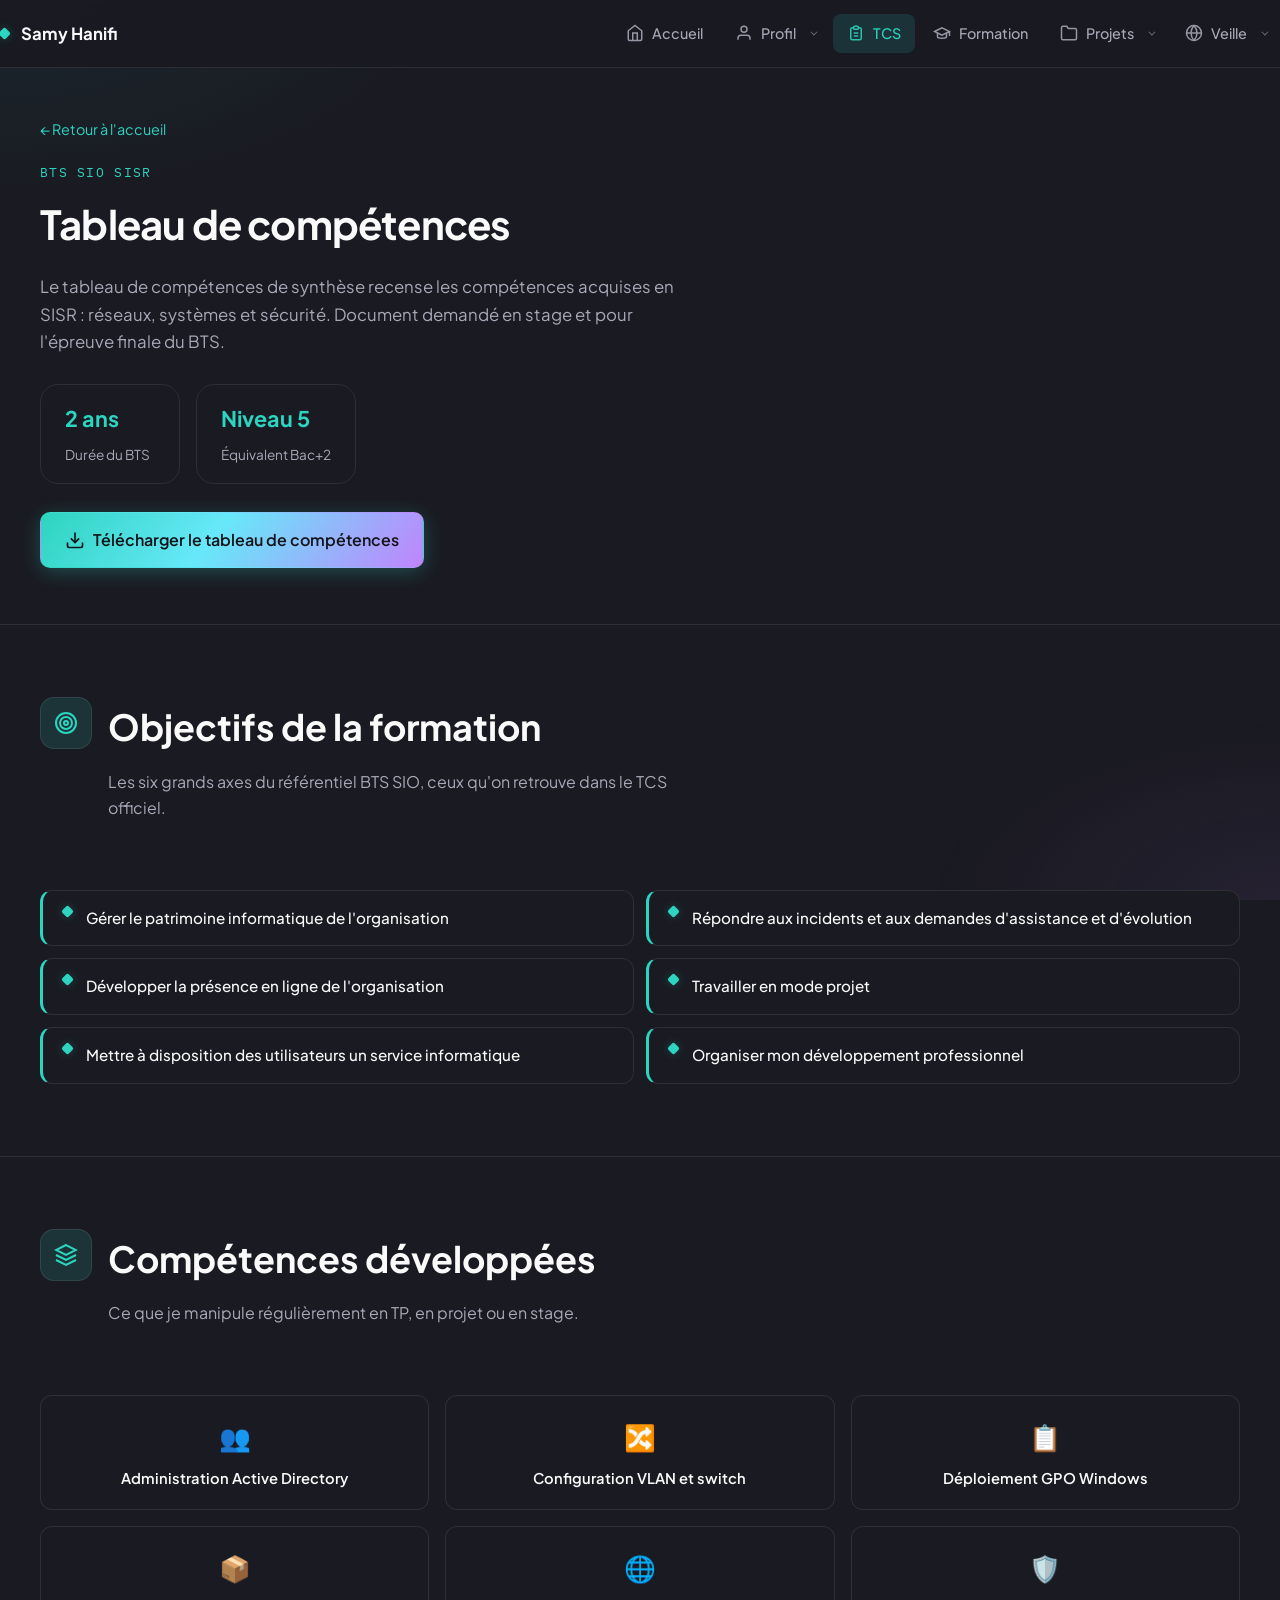
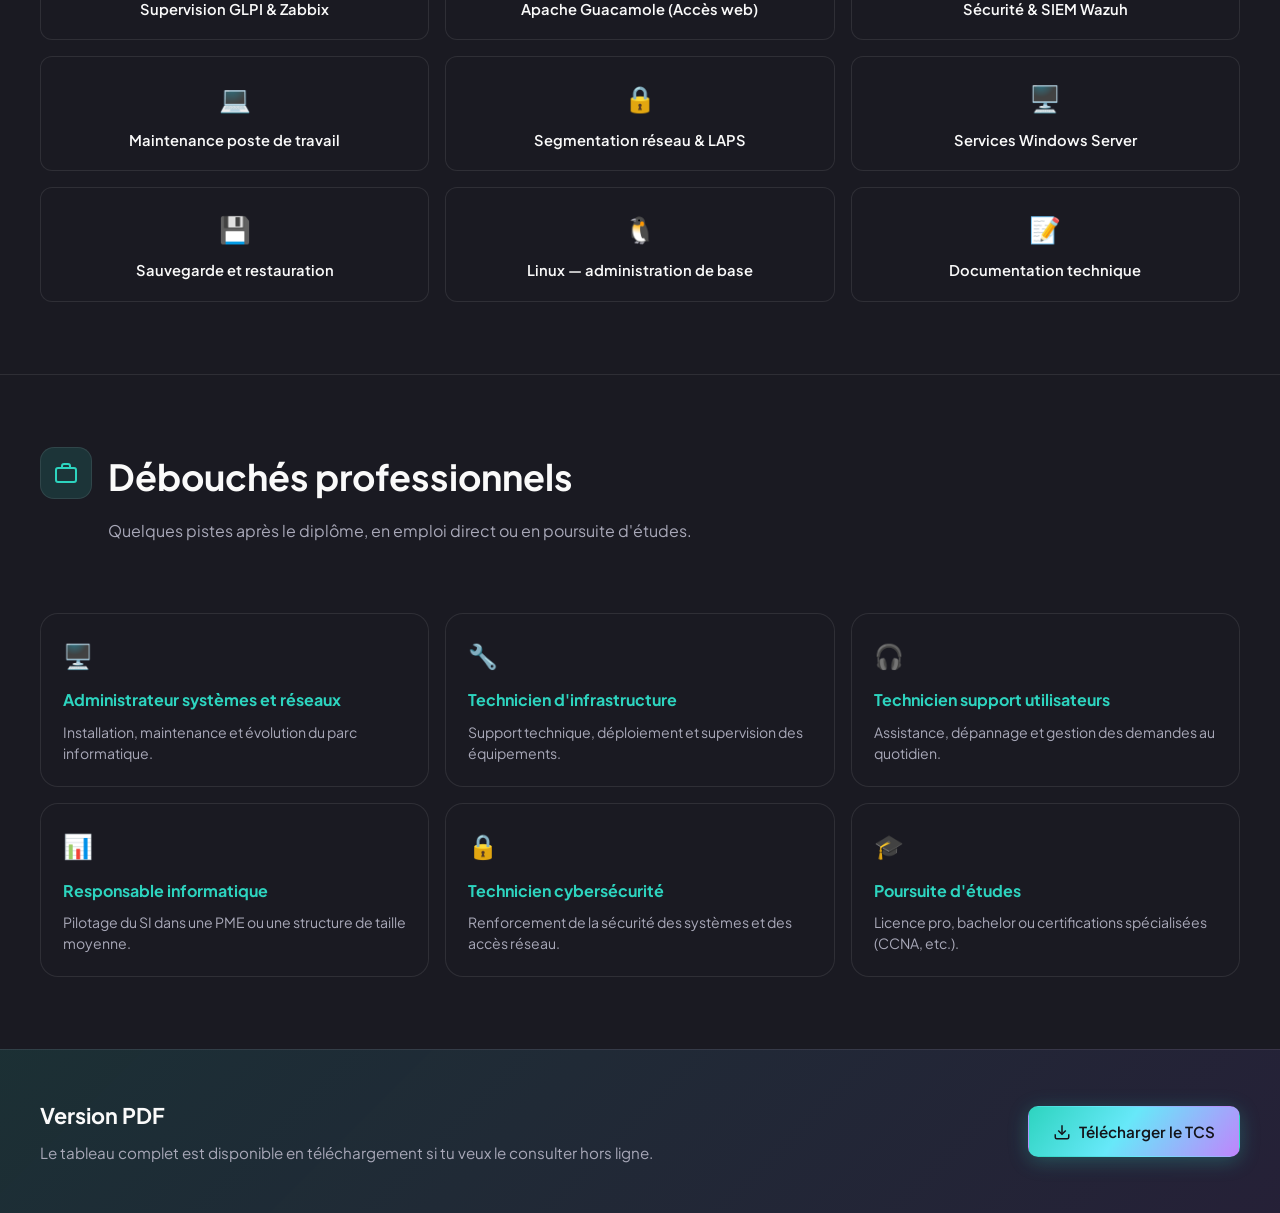
<file: tcs.html>
<!DOCTYPE html>
<html lang="fr">
<head>
  <meta charset="UTF-8">
  <meta name="viewport" content="width=device-width, initial-scale=1.0">
  <meta name="description" content="Tableau de compétences de synthèse — Samy Hanifi, BTS SIO SISR">
  <title>Samy Hanifi — TCS</title>
  <link rel="preconnect" href="https://fonts.googleapis.com">
  <link rel="preconnect" href="https://fonts.gstatic.com" crossorigin>
  <link href="https://fonts.googleapis.com/css2?family=Plus+Jakarta+Sans:wght@400;500;600;700&family=IBM+Plex+Mono:wght@500&display=swap" rel="stylesheet">
  <link rel="stylesheet" href="css/style.css">
</head>
<body data-page="tcs">
  <header class="header">
    <div class="container header__inner">
      <a href="index.html" class="logo">
        <span class="logo__mark"></span>
        <span class="logo__name" data-profile="name">Samy Hanifi</span>
      </a>
      <nav class="nav" id="siteNav"></nav>
      <button class="menu-toggle" id="menuToggle" aria-label="Menu" aria-expanded="false">
        <span></span><span></span><span></span>
      </button>
    </div>
  </header>

  <div class="mobile-menu" id="mobileMenu" aria-hidden="true">
    <div class="mobile-menu__top">
      <span data-profile="name">Samy Hanifi</span>
      <button class="mobile-menu__close" id="menuClose" aria-label="Fermer">&times;</button>
    </div>
    <nav class="mobile-menu__nav" id="mobileNav"></nav>
  </div>

  <main class="page-tcs">
    <section class="tcs-hero">
      <div class="container">
        <a href="index.html" class="page-back">← Retour à l'accueil</a>
        <p class="section__eyebrow">BTS SIO SISR</p>
        <h1 class="tcs-hero__title">Tableau de compétences</h1>
        <p class="tcs-hero__lead">
          Le tableau de compétences de synthèse recense les compétences acquises en SISR : réseaux, systèmes et sécurité.
          Document demandé en stage et pour l'épreuve finale du BTS.
        </p>
        <div class="tcs-hero__meta">
          <div class="tcs-meta-card">
            <span class="tcs-meta-card__value">2 ans</span>
            <span class="tcs-meta-card__label">Durée du BTS</span>
          </div>
          <div class="tcs-meta-card">
            <span class="tcs-meta-card__value">Niveau 5</span>
            <span class="tcs-meta-card__label">Équivalent Bac+2</span>
          </div>
        </div>
        <a href="assets/tcs-samy-hanifi.pdf" class="btn btn--primary btn--lg" download>
          <svg class="btn__icon" width="20" height="20" viewBox="0 0 24 24" fill="none" stroke="currentColor" stroke-width="2"><path d="M21 15v4a2 2 0 0 1-2 2H5a2 2 0 0 1-2-2v-4"/><polyline points="7 10 12 15 17 10"/><line x1="12" y1="15" x2="12" y2="3"/></svg>
          Télécharger le tableau de compétences
        </a>
      </div>
    </section>

    <section class="section tcs-block" id="objectifs">
      <div class="container">
        <div class="tcs-block__head">
          <span class="profil-icon profil-icon--lg" aria-hidden="true"><svg width="24" height="24" viewBox="0 0 24 24" fill="none" stroke="currentColor" stroke-width="2"><circle cx="12" cy="12" r="10"/><circle cx="12" cy="12" r="6"/><circle cx="12" cy="12" r="2"/></svg></span>
          <div>
            <h2 class="section__title">Objectifs de la formation</h2>
            <p class="section__desc">Les six grands axes du référentiel BTS SIO, ceux qu'on retrouve dans le TCS officiel.</p>
          </div>
        </div>
        <ul class="tcs-objectifs tcs-objectifs--animated">
          <li class="objectif-card">
            <span class="objectif-card__mark" aria-hidden="true">
              <span class="mark-dot"></span>
            </span>
            <p>Gérer le patrimoine informatique de l'organisation</p>
          </li>
          <li class="objectif-card">
            <span class="objectif-card__mark" aria-hidden="true">
              <span class="mark-dot"></span>
            </span>
            <p>Répondre aux incidents et aux demandes d'assistance et d'évolution</p>
          </li>
          <li class="objectif-card">
            <span class="objectif-card__mark" aria-hidden="true">
              <span class="mark-dot"></span>
            </span>
            <p>Développer la présence en ligne de l'organisation</p>
          </li>
          <li class="objectif-card">
            <span class="objectif-card__mark" aria-hidden="true">
              <span class="mark-dot"></span>
            </span>
            <p>Travailler en mode projet</p>
          </li>
          <li class="objectif-card">
            <span class="objectif-card__mark" aria-hidden="true">
              <span class="mark-dot"></span>
            </span>
            <p>Mettre à disposition des utilisateurs un service informatique</p>
          </li>
          <li class="objectif-card">
            <span class="objectif-card__mark" aria-hidden="true">
              <span class="mark-dot"></span>
            </span>
            <p>Organiser mon développement professionnel</p>
          </li>
        </ul>
      </div>
    </section>

    <section class="section tcs-block tcs-block--alt" id="competences-tcs">
      <div class="container">
        <div class="tcs-block__head">
          <span class="profil-icon profil-icon--lg" aria-hidden="true"><svg width="24" height="24" viewBox="0 0 24 24" fill="none" stroke="currentColor" stroke-width="2"><polygon points="12 2 2 7 12 12 22 7 12 2"/><polyline points="2 17 12 22 22 17"/><polyline points="2 12 12 17 22 12"/></svg></span>
          <div>
            <h2 class="section__title">Compétences développées</h2>
            <p class="section__desc">Ce que je manipule régulièrement en TP, en projet ou en stage.</p>
          </div>
        </div>
        <div class="comps-grid">
          <article class="comp-card">
            <div class="comp-card__icon" aria-hidden="true">👥</div>
            <h3>Administration Active Directory</h3>
          </article>
          <article class="comp-card">
            <div class="comp-card__icon" aria-hidden="true">🔀</div>
            <h3>Configuration VLAN et switch</h3>
          </article>
          <article class="comp-card">
            <div class="comp-card__icon" aria-hidden="true">📋</div>
            <h3>Déploiement GPO Windows</h3>
          </article>
          <article class="comp-card">
            <div class="comp-card__icon" aria-hidden="true">📦</div>
            <h3>Supervision GLPI &amp; Zabbix</h3>
          </article>
          <article class="comp-card">
            <div class="comp-card__icon" aria-hidden="true">🌐</div>
            <h3>Apache Guacamole (Accès web)</h3>
          </article>
          <article class="comp-card">
            <div class="comp-card__icon" aria-hidden="true">🛡️</div>
            <h3>Sécurité &amp; SIEM Wazuh</h3>
          </article>
          <article class="comp-card">
            <div class="comp-card__icon" aria-hidden="true">💻</div>
            <h3>Maintenance poste de travail</h3>
          </article>
          <article class="comp-card">
            <div class="comp-card__icon" aria-hidden="true">🔒</div>
            <h3>Segmentation réseau &amp; LAPS</h3>
          </article>
          <article class="comp-card">
            <div class="comp-card__icon" aria-hidden="true">🖥️</div>
            <h3>Services Windows Server</h3>
          </article>
          <article class="comp-card">
            <div class="comp-card__icon" aria-hidden="true">💾</div>
            <h3>Sauvegarde et restauration</h3>
          </article>
          <article class="comp-card">
            <div class="comp-card__icon" aria-hidden="true">🐧</div>
            <h3>Linux — administration de base</h3>
          </article>
          <article class="comp-card">
            <div class="comp-card__icon" aria-hidden="true">📝</div>
            <h3>Documentation technique</h3>
          </article>
        </div>
      </div>
    </section>

    <section class="section tcs-block" id="debouches">
      <div class="container">
        <div class="tcs-block__head">
          <span class="profil-icon profil-icon--lg" aria-hidden="true"><svg width="24" height="24" viewBox="0 0 24 24" fill="none" stroke="currentColor" stroke-width="2"><rect x="2" y="7" width="20" height="14" rx="2"/><path d="M16 7V5a2 2 0 0 0-2-2h-4a2 2 0 0 0-2 2v2"/></svg></span>
          <div>
            <h2 class="section__title">Débouchés professionnels</h2>
            <p class="section__desc">Quelques pistes après le diplôme, en emploi direct ou en poursuite d'études.</p>
          </div>
        </div>
        <div class="debouches-rows">
          <div class="debouches-row">
            <article class="debouch-card">
              <span class="debouch-card__icon anim-icon--subtle" aria-hidden="true">🖥️</span>
              <h3>Administrateur systèmes et réseaux</h3>
              <p>Installation, maintenance et évolution du parc informatique.</p>
            </article>
            <article class="debouch-card">
              <span class="debouch-card__icon anim-icon--subtle" aria-hidden="true">🔧</span>
              <h3>Technicien d'infrastructure</h3>
              <p>Support technique, déploiement et supervision des équipements.</p>
            </article>
            <article class="debouch-card">
              <span class="debouch-card__icon anim-icon--subtle" aria-hidden="true">🎧</span>
              <h3>Technicien support utilisateurs</h3>
              <p>Assistance, dépannage et gestion des demandes au quotidien.</p>
            </article>
          </div>
          <div class="debouches-row">
            <article class="debouch-card">
              <span class="debouch-card__icon anim-icon--subtle" aria-hidden="true">📊</span>
              <h3>Responsable informatique</h3>
              <p>Pilotage du SI dans une PME ou une structure de taille moyenne.</p>
            </article>
            <article class="debouch-card">
              <span class="debouch-card__icon anim-icon--subtle" aria-hidden="true">🔒</span>
              <h3>Technicien cybersécurité</h3>
              <p>Renforcement de la sécurité des systèmes et des accès réseau.</p>
            </article>
            <article class="debouch-card">
              <span class="debouch-card__icon anim-icon--subtle" aria-hidden="true">🎓</span>
              <h3>Poursuite d'études</h3>
              <p>Licence pro, bachelor ou certifications spécialisées (CCNA, etc.).</p>
            </article>
          </div>
        </div>
      </div>
    </section>

    <section class="tcs-download-banner">
      <div class="container tcs-download-banner__inner">
        <div>
          <h2>Version PDF</h2>
          <p>Le tableau complet est disponible en téléchargement si tu veux le consulter hors ligne.</p>
        </div>
        <a href="assets/tcs-samy-hanifi.pdf" class="btn btn--primary" download>
          <svg class="btn__icon" width="18" height="18" viewBox="0 0 24 24" fill="none" stroke="currentColor" stroke-width="2"><path d="M21 15v4a2 2 0 0 1-2 2H5a2 2 0 0 1-2-2v-4"/><polyline points="7 10 12 15 17 10"/><line x1="12" y1="15" x2="12" y2="3"/></svg>
          Télécharger le TCS
        </a>
      </div>
    </section>
  </main>

  <footer class="footer" id="siteFooter"></footer>

  <script src="js/config.js"></script>
  <script src="js/nav.js"></script>
  <script src="js/main.js"></script>
  <script src="js/animations.js"></script>
</body>
</html>
</file>
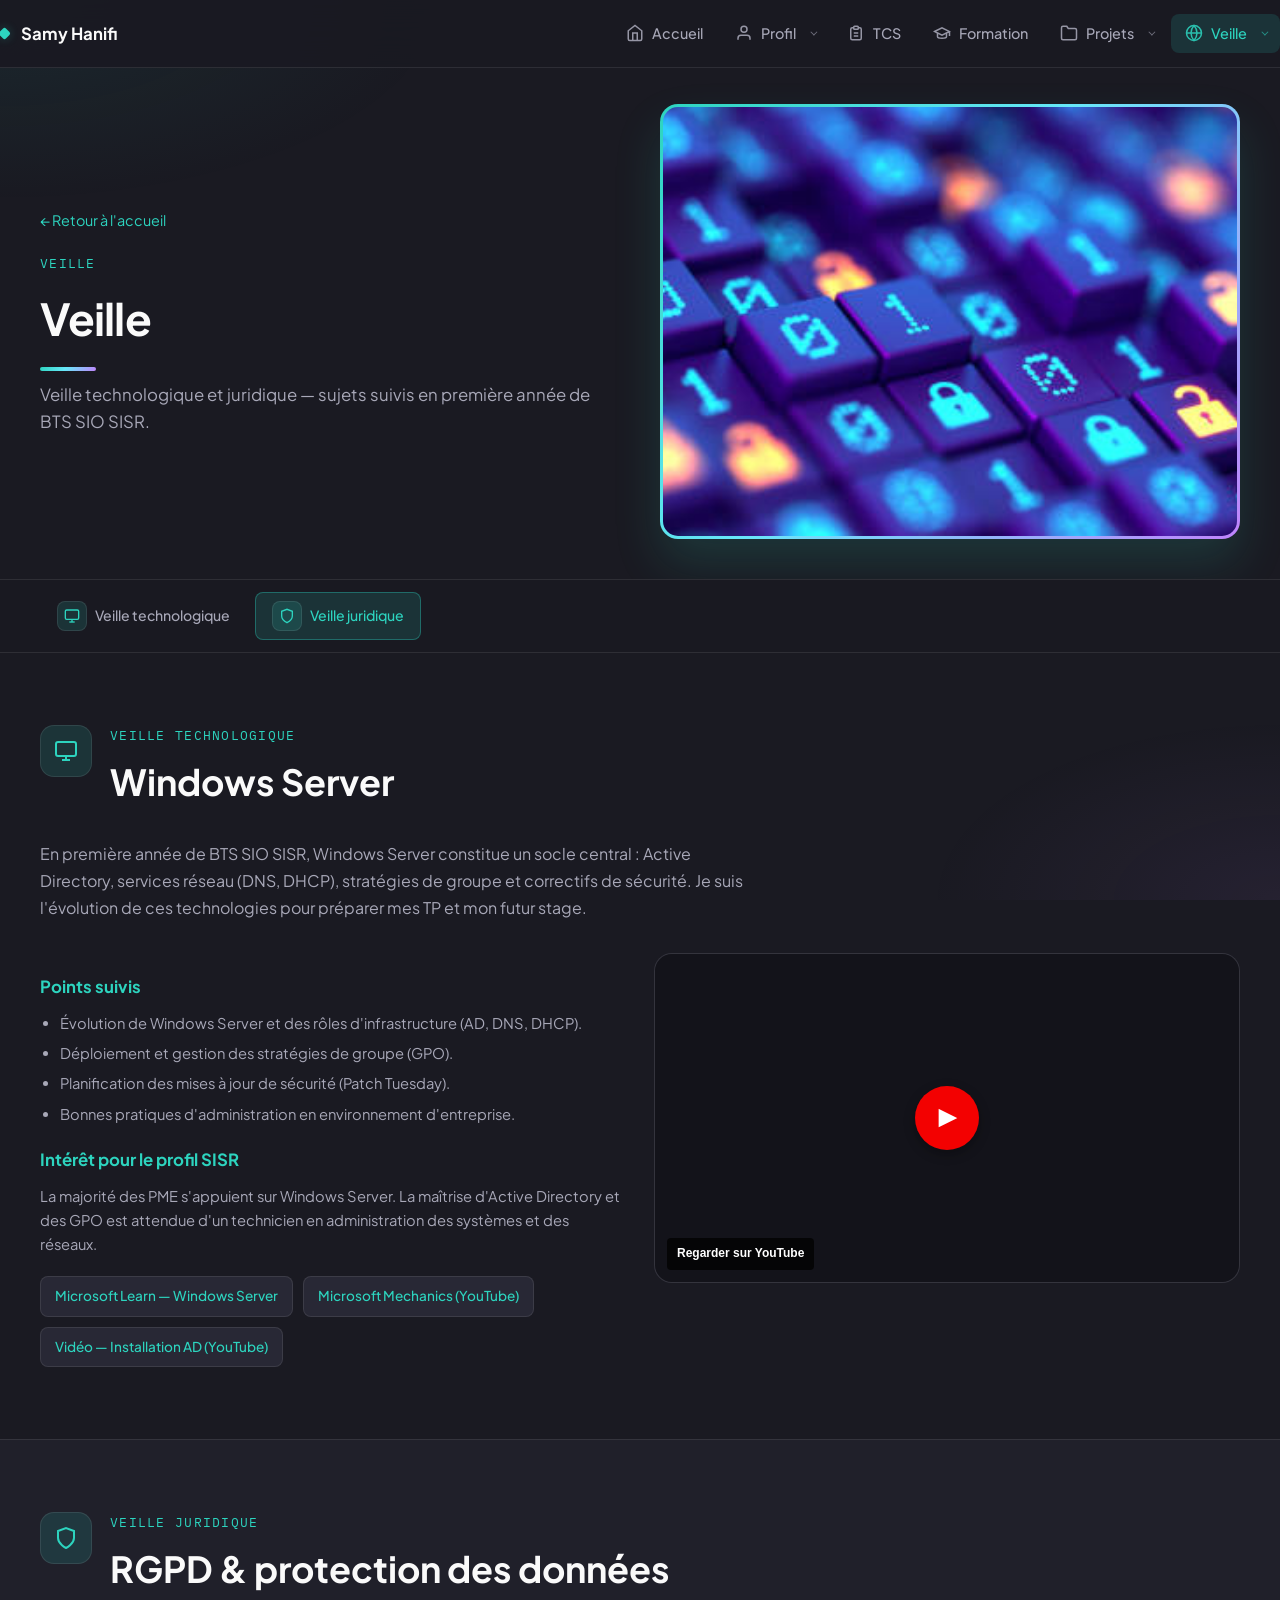
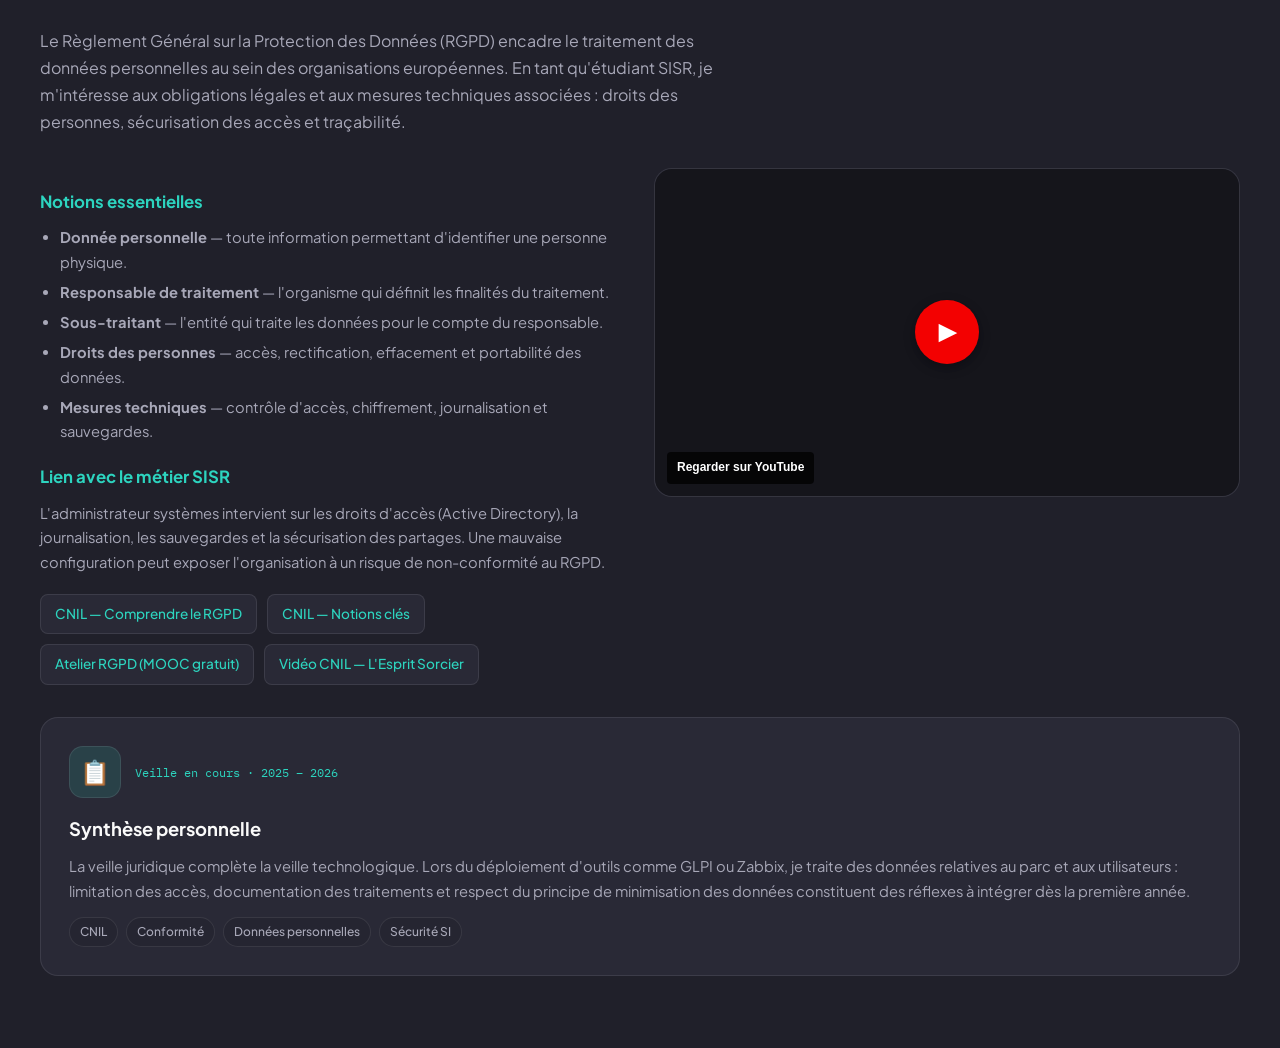
<file: veilles.html>
<!DOCTYPE html>
<html lang="fr">
<head>
  <meta charset="UTF-8">
  <meta name="viewport" content="width=device-width, initial-scale=1.0">
  <meta name="description" content="Veille technologique et juridique — Samy Hanifi">
  <title>Samy Hanifi — Veille</title>
  <link rel="preconnect" href="https://fonts.googleapis.com">
  <link rel="preconnect" href="https://fonts.gstatic.com" crossorigin>
  <link href="https://fonts.googleapis.com/css2?family=Plus+Jakarta+Sans:wght@400;500;600;700&family=IBM+Plex+Mono:wght@500&display=swap" rel="stylesheet">
  <link rel="stylesheet" href="css/style.css">
</head>
<body data-page="veille">
  <header class="header">
    <div class="container header__inner">
      <a href="index.html" class="logo">
        <span class="logo__mark"></span>
        <span class="logo__name" data-profile="name">Samy Hanifi</span>
      </a>
      <nav class="nav" id="siteNav" aria-label="Navigation principale"></nav>
      <button class="menu-toggle" id="menuToggle" aria-label="Menu" aria-expanded="false">
        <span></span><span></span><span></span>
      </button>
    </div>
  </header>

  <div class="mobile-menu" id="mobileMenu" aria-hidden="true">
    <div class="mobile-menu__top">
      <span data-profile="name">Samy Hanifi</span>
      <button class="mobile-menu__close" id="menuClose" aria-label="Fermer">&times;</button>
    </div>
    <nav class="mobile-menu__nav" id="mobileNav" aria-label="Menu mobile"></nav>
  </div>

  <main>
    <section class="page-hero page-hero--sub page-hero--visual">
      <div class="container page-hero__wrap">
        <div class="page-hero__content">
          <a href="index.html" class="page-back">← Retour à l'accueil</a>
          <p class="section__eyebrow">Veille</p>
          <h1 class="page-hero__title">Veille</h1>
          <p class="page-hero__desc">Veille technologique et juridique — sujets suivis en première année de BTS SIO SISR.</p>
        </div>
        <div class="page-hero__media">
          <div class="hero__image-frame page-hero__image-frame">
            <img src="assets/images/veille.jpg" alt="Veille technologique et juridique" class="hero__image" width="520" height="360">
          </div>
        </div>
      </div>
    </section>

    <div class="profil-subnav">
      <div class="container">
        <nav class="profil-subnav__inner" aria-label="Sections veille">
          <a href="#veille-tech" class="profil-subnav__link"><span class="profil-icon profil-icon--sm" aria-hidden="true"><svg width="16" height="16" viewBox="0 0 24 24" fill="none" stroke="currentColor" stroke-width="2"><rect x="2" y="3" width="20" height="14" rx="2"/><line x1="8" y1="21" x2="16" y2="21"/><line x1="12" y1="17" x2="12" y2="21"/></svg></span>Veille technologique</a>
          <a href="#veille-juridique" class="profil-subnav__link"><span class="profil-icon profil-icon--sm" aria-hidden="true"><svg width="16" height="16" viewBox="0 0 24 24" fill="none" stroke="currentColor" stroke-width="2"><path d="M12 22s8-4 8-10V5l-8-3-8 3v7c0 6 8 10 8 10z"/></svg></span>Veille juridique</a>
        </nav>
      </div>
    </div>

    <section class="section veille-block" id="veille-tech">
      <div class="container">
        <div class="profil-section__head">
          <span class="profil-icon profil-icon--lg" aria-hidden="true"><svg width="24" height="24" viewBox="0 0 24 24" fill="none" stroke="currentColor" stroke-width="2"><rect x="2" y="3" width="20" height="14" rx="2"/><line x1="8" y1="21" x2="16" y2="21"/><line x1="12" y1="17" x2="12" y2="21"/></svg></span>
          <div>
            <p class="profil-section__subtitle">Veille technologique</p>
            <h2 class="section__title">Windows Server</h2>
          </div>
        </div>

        <p class="veille-intro">
          En première année de BTS SIO SISR, Windows Server constitue un socle central : Active Directory,
          services réseau (DNS, DHCP), stratégies de groupe et correctifs de sécurité. Je suis l'évolution
          de ces technologies pour préparer mes TP et mon futur stage.
        </p>

        <div class="veille-detail">
          <div class="veille-detail__content">
            <h3>Points suivis</h3>
            <ul>
              <li>Évolution de Windows Server et des rôles d'infrastructure (AD, DNS, DHCP).</li>
              <li>Déploiement et gestion des stratégies de groupe (GPO).</li>
              <li>Planification des mises à jour de sécurité (Patch Tuesday).</li>
              <li>Bonnes pratiques d'administration en environnement d'entreprise.</li>
            </ul>

            <h3>Intérêt pour le profil SISR</h3>
            <p>
              La majorité des PME s'appuient sur Windows Server. La maîtrise d'Active Directory et des GPO
              est attendue d'un technicien en administration des systèmes et des réseaux.
            </p>

            <div class="veille-resources">
              <a href="https://learn.microsoft.com/fr-fr/windows-server/" target="_blank" rel="noopener noreferrer">Microsoft Learn — Windows Server</a>
              <a href="https://www.youtube.com/@MSFTMechanics" target="_blank" rel="noopener noreferrer">Microsoft Mechanics (YouTube)</a>
              <a href="https://www.youtube.com/watch?v=OH9a0cBvyxM" target="_blank" rel="noopener noreferrer">Vidéo — Installation AD (YouTube)</a>
            </div>
          </div>

          <div class="veille-video">
            <a href="https://www.youtube.com/watch?v=OH9a0cBvyxM" target="_blank" rel="noopener noreferrer" class="video-placeholder-link" style="display:block; position:relative; width:100%; height:100%; min-height:250px; background:linear-gradient(rgba(0,0,0,0.4), rgba(0,0,0,0.4)), url('https://img.youtube.com/vi/OH9a0cBvyxM/0.jpg') center/cover; border-radius:8px; overflow:hidden;">
              <div style="position:absolute; top:50%; left:50%; transform:translate(-50%, -50%); width:64px; height:64px; background:rgba(255,0,0,0.95); border-radius:50%; display:flex; align-items:center; justify-content:center; color:#fff; font-size:24px; box-shadow:0 4px 12px rgba(0,0,0,0.3);">▶</div>
              <span style="position:absolute; bottom:12px; left:12px; color:#fff; font-size:12px; font-weight:600; background:rgba(0,0,0,0.75); padding:6px 10px; border-radius:4px; font-family:sans-serif;">Regarder sur YouTube</span>
            </a>
          </div>
        </div>
      </div>
    </section>

    <section class="section veille-block veille-block--alt" id="veille-juridique" style="background:var(--bg-elevated)">
      <div class="container">
        <div class="profil-section__head">
          <span class="profil-icon profil-icon--lg" aria-hidden="true"><svg width="24" height="24" viewBox="0 0 24 24" fill="none" stroke="currentColor" stroke-width="2"><path d="M12 22s8-4 8-10V5l-8-3-8 3v7c0 6 8 10 8 10z"/></svg></span>
          <div>
            <p class="profil-section__subtitle">Veille juridique</p>
            <h2 class="section__title">RGPD &amp; protection des données</h2>
          </div>
        </div>

        <p class="veille-intro">
          Le Règlement Général sur la Protection des Données (RGPD) encadre le traitement des données personnelles
          au sein des organisations européennes. En tant qu'étudiant SISR, je m'intéresse aux obligations légales
          et aux mesures techniques associées : droits des personnes, sécurisation des accès et traçabilité.
        </p>

        <div class="veille-detail">
          <div class="veille-detail__content">
            <h3>Notions essentielles</h3>
            <ul>
              <li><strong>Donnée personnelle</strong> — toute information permettant d'identifier une personne physique.</li>
              <li><strong>Responsable de traitement</strong> — l'organisme qui définit les finalités du traitement.</li>
              <li><strong>Sous-traitant</strong> — l'entité qui traite les données pour le compte du responsable.</li>
              <li><strong>Droits des personnes</strong> — accès, rectification, effacement et portabilité des données.</li>
              <li><strong>Mesures techniques</strong> — contrôle d'accès, chiffrement, journalisation et sauvegardes.</li>
            </ul>

            <h3>Lien avec le métier SISR</h3>
            <p>
              L'administrateur systèmes intervient sur les droits d'accès (Active Directory), la journalisation,
              les sauvegardes et la sécurisation des partages. Une mauvaise configuration peut exposer l'organisation
              à un risque de non-conformité au RGPD.
            </p>

            <div class="veille-resources">
              <a href="https://www.cnil.fr/fr/comprendre-le-rgpd" target="_blank" rel="noopener noreferrer">CNIL — Comprendre le RGPD</a>
              <a href="https://www.cnil.fr/fr/les-notions-cle-du-rgpd" target="_blank" rel="noopener noreferrer">CNIL — Notions clés</a>
              <a href="https://atelier-rgpd.cnil.fr/" target="_blank" rel="noopener noreferrer">Atelier RGPD (MOOC gratuit)</a>
              <a href="https://www.youtube.com/watch?v=7NKEBWOcgZE" target="_blank" rel="noopener noreferrer">Vidéo CNIL — L'Esprit Sorcier</a>
            </div>
          </div>

          <div class="veille-video">
            <a href="https://www.youtube.com/watch?v=7NKEBWOcgZE" target="_blank" rel="noopener noreferrer" class="video-placeholder-link" style="display:block; position:relative; width:100%; height:100%; min-height:250px; background:linear-gradient(rgba(0,0,0,0.4), rgba(0,0,0,0.4)), url('https://img.youtube.com/vi/7NKEBWOcgZE/0.jpg') center/cover; border-radius:8px; overflow:hidden;">
              <div style="position:absolute; top:50%; left:50%; transform:translate(-50%, -50%); width:64px; height:64px; background:rgba(255,0,0,0.95); border-radius:50%; display:flex; align-items:center; justify-content:center; color:#fff; font-size:24px; box-shadow:0 4px 12px rgba(0,0,0,0.3);">▶</div>
              <span style="position:absolute; bottom:12px; left:12px; color:#fff; font-size:12px; font-weight:600; background:rgba(0,0,0,0.75); padding:6px 10px; border-radius:4px; font-family:sans-serif;">Regarder sur YouTube</span>
            </a>
          </div>
        </div>

        <article class="veille-card" style="margin-top:32px">
          <div class="veille-card__header">
            <span class="veille-card__icon" aria-hidden="true">📋</span>
            <span class="veille-card__date">Veille en cours · 2025 – 2026</span>
          </div>
          <h3>Synthèse personnelle</h3>
          <p>
            La veille juridique complète la veille technologique. Lors du déploiement d'outils comme GLPI ou Zabbix,
            je traite des données relatives au parc et aux utilisateurs : limitation des accès, documentation des traitements
            et respect du principe de minimisation des données constituent des réflexes à intégrer dès la première année.
          </p>
          <div class="veille-card__tags">
            <span class="veille-card__tag">CNIL</span>
            <span class="veille-card__tag">Conformité</span>
            <span class="veille-card__tag">Données personnelles</span>
            <span class="veille-card__tag">Sécurité SI</span>
          </div>
        </article>
      </div>
    </section>
  </main>

  <script src="js/config.js"></script>
  <script src="js/nav.js"></script>
  <script src="js/main.js"></script>
  <script src="js/profil-nav.js"></script>
  <script src="js/animations.js"></script>
</body>
</html>
</file>
<file: css/style.css>
/* ===== Palette Samy — ardoise + teal / violet ===== */
:root {
  --bg: #1a1a22;
  --bg-card: rgba(45, 45, 58, 0.82);
  --bg-elevated: rgba(36, 36, 48, 0.65);
  --border: rgba(255, 255, 255, 0.09);
  --text: #fafafa;
  --text-muted: #a8a8b8;
  --accent: #2dd4bf;
  --accent-2: #c084fc;
  --accent-dim: rgba(45, 212, 191, 0.14);
  --accent-glow: rgba(45, 212, 191, 0.28);
  --gradient: linear-gradient(128deg, #2dd4bf 0%, #67e8f9 45%, #c084fc 100%);
  --radius: 12px;
  --radius-lg: 18px;
  --header-h: 68px;
  --font: 'Plus Jakarta Sans', system-ui, sans-serif;
  --font-mono: 'IBM Plex Mono', monospace;
  --ease: 0.25s ease;
}

*, *::before, *::after { box-sizing: border-box; margin: 0; padding: 0; }
html { scroll-behavior: smooth; }

body {
  font-family: var(--font);
  background: var(--bg);
  color: var(--text);
  line-height: 1.65;
  min-height: 100vh;
  overflow-x: hidden; /* Empêche le défilement horizontal sur mobile */
}

body::before {
  content: '';
  position: fixed;
  inset: 0;
  background:
    radial-gradient(ellipse 70% 45% at 0% 0%, rgba(45, 212, 191, 0.08), transparent 50%),
    radial-gradient(ellipse 55% 40% at 100% 100%, rgba(192, 132, 252, 0.07), transparent 50%);
  pointer-events: none;
  z-index: -1;
}

a { color: inherit; text-decoration: none; }
ul { list-style: none; }
img { max-width: 100%; display: block; }

.container {
  width: 1200px;
  margin-inline: auto;
}

/* ===== Header ===== */
.header {
  position: sticky;
  top: 0;
  z-index: 100;
  height: var(--header-h);
  background: rgba(26, 26, 34, 0.92);
  backdrop-filter: blur(16px);
  border-bottom: 1px solid var(--border);
}

.header__inner {
  display: flex;
  align-items: center;
  height: 100%;
  gap: 20px;
}

.header .container {
  width: 1280px;
}

.logo {
  display: flex;
  align-items: center;
  gap: 12px;
  font-weight: 700;
  font-size: 1.05rem;
  flex-shrink: 0;
}

.logo__mark {
  width: 9px;
  height: 9px;
  border-radius: 2px;
  background: var(--accent);
  box-shadow: 0 0 10px var(--accent-glow);
  transform: rotate(45deg);
}

.nav {
  margin-left: auto;
  display: block !important;
}

.nav__list {
  display: flex;
  align-items: center;
  gap: 4px;
}

.nav__link {
  display: inline-flex;
  align-items: center;
  gap: 8px;
  padding: 8px 14px;
  border-radius: 8px;
  font-size: 0.9rem;
  font-weight: 500;
  color: var(--text-muted);
  transition: var(--ease);
}

.nav__icon {
  display: flex;
  flex-shrink: 0;
  opacity: 0.88;
  line-height: 0;
}

.nav__icon--mobile {
  width: 18px;
  height: 18px;
}

.nav__link:hover,
.nav__link--active {
  color: var(--text);
  background: var(--accent-dim);
}

.nav__link--active {
  color: var(--accent);
}

/* Menu déroulant Profil */
.nav__dropdown {
  position: relative;
}

.nav__dropdown > .nav__link::after {
  content: '';
  display: inline-block;
  width: 5px;
  height: 5px;
  margin-left: 6px;
  border-right: 1.5px solid currentColor;
  border-bottom: 1.5px solid currentColor;
  transform: rotate(45deg) translateY(-2px);
  vertical-align: middle;
  opacity: 0.6;
}

.nav__submenu {
  position: absolute;
  top: calc(100% + 10px);
  right: 0;
  opacity: 0;
  visibility: hidden;
  transform: translateY(8px);
  transition: opacity var(--ease), transform var(--ease), visibility var(--ease);
  pointer-events: none;
}

.nav__dropdown:hover .nav__submenu {
  opacity: 1;
  visibility: visible;
  transform: translateY(0);
  pointer-events: auto;
}

.nav__submenu--profil {
  display: flex;
  flex-direction: column;
  min-width: 300px;
  max-width: 360px;
  padding: 8px;
  background: rgba(32, 32, 42, 0.98);
  border: 1px solid var(--border);
  border-radius: var(--radius-lg);
  box-shadow: 0 24px 48px rgba(0, 0, 0, 0.45);
  backdrop-filter: blur(16px);
}

.nav__submenu-panel {
  padding: 8px;
}

.nav__submenu-panel + .nav__submenu-panel {
  border-top: 1px solid var(--border);
  margin-top: 4px;
  padding-top: 12px;
}

.nav__submenu-title {
  display: flex;
  align-items: center;
  gap: 8px;
  font-family: var(--font-mono);
  font-size: 0.72rem;
  font-weight: 600;
  text-transform: uppercase;
  letter-spacing: 0.08em;
  color: var(--accent);
  padding: 8px 12px 10px;
  margin-bottom: 4px;
}

.nav__submenu-link {
  display: flex;
  align-items: flex-start;
  gap: 12px;
  padding: 12px 14px;
  border-radius: 10px;
  transition: background var(--ease);
}

.nav__submenu-link:hover {
  background: var(--accent-dim);
}

.nav__submenu-link-text {
  flex: 1;
  min-width: 0;
}

.nav__submenu-link strong {
  display: block;
  font-size: 0.92rem;
  font-weight: 600;
  margin-bottom: 3px;
  color: var(--text);
}

.nav__submenu-link-text > span {
  display: block;
  font-size: 0.8rem;
  color: var(--text-muted);
  line-height: 1.4;
  white-space: nowrap;
}

/* Icônes profil */
.profil-icon {
  display: flex;
  align-items: center;
  justify-content: center;
  flex-shrink: 0;
  width: 36px;
  height: 36px;
  border-radius: 10px;
  background: var(--accent-dim);
  border: 1px solid var(--border);
  color: var(--accent);
}

.profil-icon--title {
  width: 28px;
  height: 28px;
  border-radius: 8px;
  background: transparent;
  border: none;
}

.profil-icon--sm {
  width: 30px;
  height: 30px;
  border-radius: 8px;
}

.profil-icon--lg {
  width: 52px;
  height: 52px;
  border-radius: 14px;
}

.mobile-menu__group-title {
  display: flex;
  align-items: center;
  gap: 8px;
}

.mobile-menu__sublink {
  display: flex;
  align-items: center;
  gap: 12px;
}

.profil-section__head {
  display: flex;
  align-items: flex-start;
  gap: 18px;
  margin-bottom: 28px;
}

.profil-section__head .section__title {
  margin-bottom: 0;
}

.profil-section__head .profil-section__subtitle {
  margin-bottom: 6px;
}

.menu-toggle {
  display: none !important;
}

.mobile-menu span {
  display: block;
  width: 22px;
  height: 2px;
  background: var(--text);
  border-radius: 2px;
}

.mobile-menu {
  display: none;
}

/* ===== Buttons ===== */
.btn {
  display: inline-flex;
  align-items: center;
  justify-content: center;
  gap: 8px;
  padding: 12px 24px;
  border-radius: 10px;
  font-weight: 600;
  font-size: 0.95rem;
  transition: var(--ease);
  border: 1px solid transparent;
}

.btn--primary {
  background: var(--gradient);
  color: #14141a;
  box-shadow: 0 4px 20px var(--accent-glow);
}

.btn--primary:hover {
  transform: translateY(-2px);
  box-shadow: 0 8px 28px var(--accent-glow);
}

.btn--outline {
  border-color: var(--border);
  color: var(--text);
  background: rgba(255, 255, 255, 0.04);
}

.btn--outline:hover {
  border-color: var(--accent);
  background: var(--accent-dim);
}

.btn__icon { flex-shrink: 0; }

/* ===== Hero ===== */
.hero { padding: 48px 0 0; }

.hero__layout {
  display: grid;
  grid-template-columns: 1fr 1fr;
  gap: 48px;
  align-items: center;
  padding-bottom: 48px;
  border-bottom: 1px solid var(--border);
}

.hero__badge {
  display: inline-flex;
  align-items: center;
  gap: 8px;
  padding: 6px 14px;
  border-radius: 100px;
  background: var(--accent-dim);
  border: 1px solid var(--border);
  font-size: 0.8rem;
  font-family: var(--font-mono);
  color: var(--accent);
  margin-bottom: 20px;
}

.hero__badge-dot {
  width: 6px;
  height: 6px;
  border-radius: 50%;
  background: var(--accent);
  animation: pulse 2s infinite;
}

@keyframes pulse {
  0%, 100% { opacity: 1; }
  50% { opacity: 0.4; }
}

.hero__title {
  font-size: 3.5rem;
  font-weight: 700;
  line-height: 1.1;
  margin-bottom: 12px;
  color: var(--text);
  letter-spacing: -0.02em;
}

.hero__title::after {
  content: '';
  display: block;
  width: 64px;
  height: 4px;
  margin-top: 14px;
  border-radius: 2px;
  background: var(--gradient);
}

.hero__role {
  font-size: 1.1rem;
  font-weight: 500;
  color: var(--text-muted);
  margin-bottom: 6px;
}

.hero__school {
  font-size: 1rem;
  color: var(--text-muted);
  margin-bottom: 20px;
}

.hero__bio {
  color: var(--text-muted);
  max-width: 520px;
  margin-bottom: 28px;
  font-size: 1.05rem;
}

.hero__cta {
  display: flex;
  flex-wrap: wrap;
  gap: 12px;
  margin-bottom: 28px;
}

.hero__contact {
  display: flex;
  flex-wrap: wrap;
  align-items: center;
  gap: 16px;
}

.hero__location {
  display: inline-flex;
  align-items: center;
  gap: 8px;
  font-size: 0.9rem;
  color: var(--text-muted);
}

.hero__social {
  display: inline-flex;
  align-items: center;
  gap: 10px;
}

.social-btn {
  display: flex;
  align-items: center;
  justify-content: center;
  width: 42px;
  height: 42px;
  border-radius: 10px;
  color: var(--text-muted);
  border: 1px solid var(--border);
  background: var(--bg-card);
  transition: var(--ease);
}

.social-btn:hover {
  color: var(--accent);
  border-color: var(--accent);
  background: var(--accent-dim);
  box-shadow: 0 0 16px var(--accent-glow);
}

.hero__visual {
  display: flex;
  justify-content: flex-end;
}

.hero__image-frame {
  position: relative;
  width: 100%;
  max-width: 520px;
  aspect-ratio: 4 / 3;
  border-radius: var(--radius-lg);
  padding: 3px;
  background: var(--gradient);
  box-shadow: 0 24px 48px rgba(45, 212, 191, 0.15);
  overflow: hidden;
}

.hero__image {
  width: 100%;
  height: 100%;
  object-fit: cover;
  border-radius: calc(var(--radius-lg) - 3px);
  background: var(--bg-elevated);
}

.hero__stats {
  display: grid;
  grid-template-columns: repeat(4, 1fr);
  gap: 1px;
  background: var(--border);
  border-radius: var(--radius-lg);
  overflow: hidden;
  margin-top: 40px;
}

.stat {
  background: var(--bg-card);
  backdrop-filter: blur(8px);
  padding: 24px 20px;
  text-align: center;
}

.stat__value {
  display: block;
  font-weight: 700;
  font-size: 1.1rem;
  margin-bottom: 4px;
  color: var(--accent);
}

.stat__label {
  font-size: 0.78rem;
  color: var(--text-muted);
  text-transform: uppercase;
  letter-spacing: 0.06em;
}

/* ===== Sections ===== */
.section { padding: 72px 0; }

.section__eyebrow {
  font-family: var(--font-mono);
  font-size: 0.8rem;
  color: var(--accent);
  text-transform: uppercase;
  letter-spacing: 0.1em;
  margin-bottom: 8px;
}

.section__title {
  font-size: 2.25rem;
  font-weight: 700;
  margin-bottom: 12px;
}

.section__desc {
  color: var(--text-muted);
  max-width: 600px;
  margin-bottom: 40px;
}

/* Tools */
.tools { background: var(--bg-elevated); }

.tools__grid {
  display: grid;
  grid-template-columns: repeat(3, 1fr);
  gap: 20px;
}

.tool-card {
  padding: 28px;
  background: var(--bg-card);
  border: 1px solid var(--border);
  border-radius: var(--radius-lg);
  backdrop-filter: blur(8px);
  transition: var(--ease);
}

.tool-card:hover {
  border-color: rgba(45, 212, 191, 0.4);
  transform: translateY(-4px);
  box-shadow: 0 12px 32px rgba(0, 0, 0, 0.2);
}

.tool-card__icon {
  font-size: 1.75rem;
  line-height: 1;
  margin-bottom: 14px;
  width: 52px;
  height: 52px;
  display: flex;
  align-items: center;
  justify-content: center;
  background: var(--accent-dim);
  border-radius: 12px;
  border: 1px solid var(--border);
}

.tool-card__tag {
  display: inline-block;
  padding: 4px 10px;
  border-radius: 6px;
  font-size: 0.75rem;
  font-weight: 600;
  background: var(--accent-dim);
  color: var(--accent);
  margin-bottom: 12px;
}

.tool-card h3 {
  font-size: 1.15rem;
  margin-bottom: 8px;
}

.tool-card p {
  font-size: 0.9rem;
  color: var(--text-muted);
}

/* Shortcuts */
.shortcuts__grid {
  display: grid;
  grid-template-columns: repeat(3, 1fr);
  gap: 24px;
}

.shortcut-card {
  position: relative;
  display: block;
  padding: 32px;
  background: var(--bg-card);
  border: 1px solid var(--border);
  border-radius: var(--radius-lg);
  transition: var(--ease);
  overflow: hidden;
}

.shortcut-card::before {
  content: '';
  position: absolute;
  top: 0; left: 0; right: 0;
  height: 3px;
  background: var(--gradient);
  transform: scaleX(0);
  transform-origin: left;
  transition: transform 0.35s ease;
}

.shortcut-card:hover {
  border-color: rgba(45, 212, 191, 0.35);
  transform: translateY(-4px);
}

.shortcut-card:hover::before { transform: scaleX(1); }

.shortcut-card__icon {
  font-size: 2rem;
  line-height: 1;
  margin-bottom: 16px;
  width: 56px;
  height: 56px;
  display: flex;
  align-items: center;
  justify-content: center;
  background: var(--accent-dim);
  border-radius: 14px;
  border: 1px solid var(--border);
}

.shortcut-card h3 { font-size: 1.2rem; margin-bottom: 10px; }
.shortcut-card p { font-size: 0.9rem; color: var(--text-muted); margin-bottom: 16px; }

.shortcut-card__arrow {
  font-size: 1.5rem;
  color: var(--accent);
  transition: transform var(--ease);
}

.shortcut-card:hover .shortcut-card__arrow { transform: translateX(6px); }

/* Environnement SISR */
.environments {
  background: var(--bg-elevated);
  border-top: 1px solid var(--border);
}

.env__grid {
  display: grid;
  grid-template-columns: repeat(4, 1fr);
  gap: 20px;
}

.env-card {
  padding: 28px 24px;
  background: var(--bg-card);
  border: 1px solid var(--border);
  border-radius: var(--radius-lg);
  backdrop-filter: blur(8px);
  transition: var(--ease);
}

.env-card:hover {
  border-color: var(--accent);
  box-shadow: 0 8px 28px rgba(45, 212, 191, 0.12);
}

.env-card__icon {
  font-size: 1.75rem;
  line-height: 1;
  margin-bottom: 12px;
  width: 48px;
  height: 48px;
  display: flex;
  align-items: center;
  justify-content: center;
  background: var(--accent-dim);
  border-radius: 12px;
  border: 1px solid var(--border);
}

.env-card__num {
  display: block;
  font-family: var(--font-mono);
  font-size: 0.75rem;
  font-weight: 600;
  color: var(--accent);
  margin-bottom: 8px;
}

.env-card h3 {
  font-size: 1.05rem;
  margin-bottom: 8px;
}

.env-card p {
  font-size: 0.88rem;
  color: var(--text-muted);
}

/* Banner */
.banner { padding: 0 0 48px; }

.banner__inner {
  display: flex;
  flex-wrap: wrap;
  align-items: center;
  justify-content: space-between;
  gap: 24px;
  padding: 48px 40px;
  background: var(--bg-card);
  border: 1px solid var(--border);
  border-radius: var(--radius-lg);
  backdrop-filter: blur(8px);
}

.banner h2 {
  font-size: 1.5rem;
  margin-bottom: 10px;
}

.banner p {
  color: var(--text-muted);
  max-width: 480px;
}

.banner__actions {
  display: flex;
  flex-wrap: wrap;
  gap: 12px;
}

/* ===== Pages Profil ===== */
.page-profil { padding-bottom: 48px; }

.page-hero {
  padding: 48px 0 32px;
  border-bottom: 1px solid var(--border);
}

.page-hero--sub { padding-top: 36px; }

.page-hero__title {
  font-size: 2.75rem;
  font-weight: 700;
  letter-spacing: -0.02em;
  margin-bottom: 10px;
}

.page-hero__title::after {
  content: '';
  display: block;
  width: 56px;
  height: 4px;
  margin-top: 12px;
  border-radius: 2px;
  background: var(--gradient);
}

.page-hero__desc {
  color: var(--text-muted);
  font-size: 1.05rem;
}

.page-back {
  display: inline-block;
  font-size: 0.9rem;
  color: var(--accent);
  margin-bottom: 20px;
  transition: opacity var(--ease);
}

.page-back:hover { opacity: 0.8; }

/* Hub profil */
.profil-hub { padding-top: 48px; }

.profil-hub__grid {
  display: grid;
  grid-template-columns: repeat(2, 1fr);
  gap: 28px;
}

.profil-group {
  background: var(--bg-card);
  border: 1px solid var(--border);
  border-radius: var(--radius-lg);
  overflow: hidden;
  transition: border-color var(--ease);
}

.profil-group:hover { border-color: rgba(45, 212, 191, 0.35); }

.profil-group__main {
  display: flex;
  align-items: flex-start;
  gap: 18px;
  padding: 28px;
  border-bottom: 1px solid var(--border);
  transition: background var(--ease);
}

.profil-group__main:hover { background: var(--accent-dim); }

.profil-group__icon {
  font-size: 2rem;
  width: 56px;
  height: 56px;
  display: flex;
  align-items: center;
  justify-content: center;
  background: var(--accent-dim);
  border-radius: 14px;
  border: 1px solid var(--border);
  flex-shrink: 0;
}

.profil-group__main h2 {
  font-size: 1.25rem;
  margin-bottom: 6px;
}

.profil-group__main p {
  font-size: 0.9rem;
  color: var(--text-muted);
}

.profil-group__arrow {
  margin-left: auto;
  font-size: 1.4rem;
  color: var(--accent);
  flex-shrink: 0;
  padding-top: 4px;
}

.profil-group__subs { padding: 8px; }

.profil-group__subs li { border-radius: 10px; }

.profil-group__subs a {
  display: block;
  padding: 14px 18px;
  border-radius: 10px;
  transition: background var(--ease);
}

.profil-group__subs a:hover { background: var(--accent-dim); }

.profil-sub__label {
  display: block;
  font-weight: 600;
  font-size: 0.95rem;
  margin-bottom: 2px;
}

.profil-sub__hint {
  display: block;
  font-size: 0.82rem;
  color: var(--text-muted);
}

/* Sous-navigation sticky */
.profil-subnav {
  position: sticky;
  top: var(--header-h);
  z-index: 50;
  background: rgba(26, 26, 34, 0.95);
  backdrop-filter: blur(12px);
  border-bottom: 1px solid var(--border);
}

.profil-subnav__inner {
  display: flex;
  flex-wrap: wrap;
  gap: 8px;
  padding: 12px 0;
}

.profil-subnav__link {
  display: inline-flex;
  align-items: center;
  gap: 8px;
  padding: 8px 16px;
  border-radius: 8px;
  font-size: 0.88rem;
  font-weight: 500;
  color: var(--text-muted);
  border: 1px solid transparent;
  transition: var(--ease);
}

.profil-subnav__link:hover {
  color: var(--text);
  background: var(--accent-dim);
}

.profil-subnav__link--active {
  color: var(--accent);
  border-color: rgba(45, 212, 191, 0.35);
  background: var(--accent-dim);
}

/* Sections contenu profil */
.profil-section { scroll-margin-top: calc(var(--header-h) + 56px); }

.profil-section--alt { background: var(--bg-elevated); }

.profil-section__subtitle {
  font-family: var(--font-mono);
  font-size: 0.8rem;
  color: var(--accent);
  text-transform: uppercase;
  letter-spacing: 0.1em;
  margin-bottom: 8px;
}

.profil-content { max-width: 760px; }
.profil-content:has(.skills-grid) { max-width: 100%; }

.profil-placeholder {
  color: var(--text-muted);
  font-style: italic;
  margin-bottom: 28px;
  padding: 16px 20px;
  border-left: 3px solid var(--accent);
  background: var(--accent-dim);
  border-radius: 0 var(--radius) var(--radius) 0;
}

/* Timeline */
.timeline {
  display: flex;
  flex-direction: column;
  gap: 0;
  border-left: 2px solid var(--border);
  margin-left: 8px;
  padding-left: 28px;
}

.timeline__item {
  position: relative;
  padding-bottom: 32px;
}

.timeline__item:last-child { padding-bottom: 0; }

.timeline__item::before {
  content: '';
  position: absolute;
  left: -35px;
  top: 6px;
  width: 12px;
  height: 12px;
  border-radius: 50%;
  background: var(--accent);
  box-shadow: 0 0 12px var(--accent-glow);
}

.timeline__date {
  display: block;
  font-family: var(--font-mono);
  font-size: 0.8rem;
  color: var(--accent);
  margin-bottom: 6px;
}

.timeline__item h3 { font-size: 1.1rem; margin-bottom: 4px; }
.timeline__item p { color: var(--text-muted); font-size: 0.95rem; }

/* Compétences */
.competences-grid {
  display: grid;
  grid-template-columns: repeat(2, 1fr);
  gap: 16px;
}

.competence-block {
  padding: 20px;
  background: var(--bg-card);
  border: 1px solid var(--border);
  border-radius: var(--radius);
}

.competence-block h3 {
  font-size: 1rem;
  margin-bottom: 8px;
  color: var(--accent);
}

.competence-block p {
  font-size: 0.9rem;
  color: var(--text-muted);
}

/* Certifications */
.cert-list {
  display: flex;
  flex-direction: column;
  gap: 16px;
}

.cert-card {
  display: flex;
  align-items: flex-start;
  gap: 18px;
  padding: 22px 24px;
  background: var(--bg-card);
  border: 1px solid var(--border);
  border-radius: var(--radius-lg);
}

.cert-card--placeholder { border-style: dashed; }

.cert-card__icon {
  font-size: 1.75rem;
  width: 48px;
  height: 48px;
  display: flex;
  align-items: center;
  justify-content: center;
  background: var(--accent-dim);
  border-radius: 12px;
  border: 1px solid var(--border);
  flex-shrink: 0;
}

.cert-card h3 {
  font-size: 1.05rem;
  margin-bottom: 6px;
}

.cert-card__org,
.cert-card__date {
  font-size: 0.9rem;
  color: var(--text-muted);
}

.cert-card__date {
  margin-top: 4px;
  font-family: var(--font-mono);
  font-size: 0.8rem;
  color: var(--accent);
}

/* CV */
.cv-box {
  display: flex;
  flex-wrap: wrap;
  align-items: center;
  gap: 20px;
  padding: 28px;
  background: var(--bg-card);
  border: 1px solid var(--border);
  border-radius: var(--radius-lg);
}

.cv-box__icon { font-size: 2.5rem; }

.cv-box h3 { font-size: 1.1rem; margin-bottom: 4px; }
.cv-box p { font-size: 0.9rem; color: var(--text-muted); }

.cv-box .btn { margin-left: auto; }

.cv-note {
  margin-top: 16px;
  font-size: 0.8rem;
  color: var(--text-muted);
}

.cv-note code {
  font-family: var(--font-mono);
  font-size: 0.75rem;
  padding: 2px 6px;
  background: var(--bg-elevated);
  border-radius: 4px;
}

/* Stages */
.stages-list {
  display: flex;
  flex-direction: column;
  gap: 24px;
}

.stage-card {
  display: flex;
  gap: 20px;
  align-items: flex-start;
  padding: 28px;
  background: var(--bg-card);
  border: 1px solid var(--border);
  border-radius: var(--radius-lg);
}

.stage-card__icon { flex-shrink: 0; }

.stage-card__body {
  flex: 1;
  min-width: 0;
}

.stage-card__header {
  display: flex;
  flex-wrap: wrap;
  align-items: center;
  gap: 12px;
  margin-bottom: 14px;
}

.stage-card__badge {
  padding: 4px 10px;
  font-size: 0.75rem;
  font-weight: 600;
  background: var(--accent-dim);
  color: var(--accent);
  border-radius: 6px;
}

.stage-card__period {
  font-family: var(--font-mono);
  font-size: 0.8rem;
  color: var(--text-muted);
}

.stage-card h3 { font-size: 1.2rem; margin-bottom: 6px; }

.stage-card__role {
  color: var(--text-muted);
  font-size: 0.95rem;
  margin-bottom: 16px;
}

.stage-card__missions {
  list-style: disc;
  padding-left: 20px;
  color: var(--text-muted);
  font-size: 0.92rem;
}

.stage-card__missions li { margin-bottom: 6px; }

.stage-card--placeholder {
  border-style: dashed;
  opacity: 0.9;
}

/* ===== Page TCS ===== */
.page-tcs { padding-bottom: 0; }

.tcs-hero {
  padding: 48px 0 56px;
  background: linear-gradient(165deg, var(--surface) 0%, var(--bg) 55%);
  border-bottom: 1px solid var(--border);
}

.tcs-hero__title {
  font-size: 2.5rem;
  margin: 8px 0 16px;
  letter-spacing: -0.02em;
}

.tcs-hero__lead {
  max-width: 640px;
  color: var(--text-muted);
  font-size: 1.05rem;
  line-height: 1.65;
  margin-bottom: 28px;
}

.tcs-hero__meta {
  display: flex;
  flex-wrap: wrap;
  gap: 16px;
  margin-bottom: 28px;
}

.tcs-meta-card {
  padding: 16px 24px;
  background: var(--surface);
  border: 1px solid var(--border);
  border-radius: var(--radius-lg);
  min-width: 140px;
}

.tcs-meta-card__value {
  display: block;
  font-size: 1.35rem;
  font-weight: 700;
  color: var(--accent);
  margin-bottom: 4px;
}

.tcs-meta-card__label {
  font-size: 0.85rem;
  color: var(--text-muted);
}

.tcs-block__head {
  display: flex;
  align-items: flex-start;
  gap: 16px;
  margin-bottom: 28px;
}

.tcs-block--alt {
  background: var(--surface);
  border-top: 1px solid var(--border);
  border-bottom: 1px solid var(--border);
}

.tcs-objectifs {
  display: grid;
  gap: 12px;
  list-style: none;
  padding: 0;
  margin: 0;
}

.tcs-objectifs li {
  padding: 16px 20px;
  background: var(--bg);
  border: 1px solid var(--border);
  border-radius: var(--radius);
  font-weight: 500;
  color: var(--text);
  border-left: 3px solid var(--accent);
}

.tcs-tags {
  display: flex;
  flex-wrap: wrap;
  gap: 10px;
}

.tcs-tag {
  padding: 8px 14px;
  font-size: 0.88rem;
  font-weight: 500;
  background: var(--bg);
  border: 1px solid var(--border);
  border-radius: 999px;
  color: var(--text-muted);
}

.tcs-certs {
  display: grid;
  grid-template-columns: repeat(auto-fill, minmax(260px, 1fr));
  gap: 20px;
}

.tcs-cert {
  padding: 24px;
  background: var(--bg);
  border: 1px solid var(--border);
  border-radius: var(--radius-lg);
}

.tcs-cert h3 { font-size: 1.05rem; margin-bottom: 6px; }

.tcs-cert p { color: var(--text-muted); font-size: 0.9rem; }

.tcs-cert__status {
  display: inline-block;
  margin-bottom: 12px;
  padding: 4px 10px;
  font-size: 0.72rem;
  font-weight: 600;
  text-transform: uppercase;
  letter-spacing: 0.06em;
  background: var(--accent-dim);
  color: var(--accent);
  border-radius: 6px;
}

.tcs-cert--placeholder { border-style: dashed; opacity: 0.92; }

.tcs-debouches {
  display: grid;
  grid-template-columns: repeat(auto-fill, minmax(240px, 1fr));
  gap: 16px;
}

.tcs-debouch {
  padding: 20px;
  background: var(--bg);
  border: 1px solid var(--border);
  border-radius: var(--radius);
}

.tcs-debouch h3 {
  font-size: 1rem;
  margin-bottom: 8px;
  color: var(--accent);
}

.tcs-debouch p {
  font-size: 0.9rem;
  color: var(--text-muted);
  line-height: 1.5;
}

.tcs-download-banner {
  padding: 48px 0;
  background: linear-gradient(135deg, rgba(45, 212, 191, 0.12), rgba(139, 92, 246, 0.1));
  border-top: 1px solid var(--border);
}

.tcs-download-banner__inner {
  display: flex;
  flex-wrap: wrap;
  align-items: center;
  justify-content: space-between;
  gap: 24px;
}

.tcs-download-banner h2 {
  font-size: 1.35rem;
  margin-bottom: 6px;
}

.tcs-download-banner p {
  color: var(--text-muted);
  font-size: 0.95rem;
}

.btn--lg {
  padding: 14px 24px;
  font-size: 1rem;
}

.btn__icon {
  flex-shrink: 0;
}

/* ===== Animations ===== */
@keyframes float {
  0%, 100% { transform: translateY(0); }
  50% { transform: translateY(-6px); }
}

@keyframes floatSubtle {
  0%, 100% { transform: translateY(0); }
  50% { transform: translateY(-2px); }
}

@keyframes heroPulse {
  0%, 100% { transform: scale(1); opacity: 0.5; }
  50% { transform: scale(1.35); opacity: 0.15; }
}

@keyframes timelineScroll {
  0%, 28% { transform: translateY(0); }
  33%, 61% { transform: translateY(-33.33%); }
  66%, 94% { transform: translateY(-66.66%); }
  100% { transform: translateY(-66.66%); }
}

@keyframes iconPulse {
  0%, 100% { box-shadow: 0 0 0 0 rgba(45, 212, 191, 0.35); }
  50% { box-shadow: 0 0 0 8px rgba(45, 212, 191, 0); }
}

@keyframes shimmer {
  0% { background-position: -200% center; }
  100% { background-position: 200% center; }
}

@keyframes ringSpin {
  to { transform: rotate(360deg); }
}

.reveal,
.reveal-stagger > *,
.timeline__item,
.skill-card,
.objectif-card,
.comp-card,
.debouch-card,
.proc-card,
.veille-card,
.formation-card {
  opacity: 0;
  transform: translateY(22px);
  transition: opacity 0.55s ease var(--reveal-delay, 0s),
              transform 0.55s ease var(--reveal-delay, 0s);
}

.reveal.is-visible,
.reveal-stagger > *.is-visible,
.timeline__item.is-visible,
.skill-card.is-visible,
.objectif-card.is-visible,
.comp-card.is-visible,
.debouch-card.is-visible,
.proc-card.is-visible,
.veille-card.is-visible,
.formation-card.is-visible {
  opacity: 1;
  transform: translateY(0);
}

.anim-icon {
  animation: float 3.2s ease-in-out infinite;
}

.anim-icon--subtle {
  animation: floatSubtle 4.5s ease-in-out infinite;
}

.anim-icon--pulse {
  animation: float 3.2s ease-in-out infinite, iconPulse 2.4s ease-in-out infinite;
}

.mark-dot {
  display: block;
  width: 9px;
  height: 9px;
  border-radius: 2px;
  background: var(--accent);
  box-shadow: 0 0 10px var(--accent-glow);
  transform: rotate(45deg);
  flex-shrink: 0;
}

.page-hero--visual {
  padding-bottom: 40px;
  overflow: hidden;
}

.page-hero__wrap {
  display: grid;
  grid-template-columns: 1fr 1fr;
  gap: 40px;
  align-items: center;
}

.page-hero__media {
  display: flex;
  justify-content: flex-end;
}

.page-hero__image-frame {
  max-width: 100%;
}

.tcs-hero .page-hero__wrap {
  align-items: flex-start;
}

/* Compétences profil */
.skills-grid {
  display: grid;
  grid-template-columns: repeat(2, 1fr);
  gap: 18px;
}

.skill-card {
  position: relative;
  padding: 24px;
  background: var(--bg-card);
  border: 1px solid var(--border);
  border-radius: var(--radius-lg);
  overflow: hidden;
  transition: border-color var(--ease), transform var(--ease), box-shadow var(--ease);
}

.skill-card::after {
  content: '';
  position: absolute;
  inset: 0;
  background: linear-gradient(105deg, transparent 40%, rgba(45, 212, 191, 0.06) 50%, transparent 60%);
  background-size: 200% 100%;
  opacity: 0;
  transition: opacity var(--ease);
  pointer-events: none;
}

.skill-card:hover {
  border-color: rgba(45, 212, 191, 0.45);
  transform: translateY(-4px);
  box-shadow: 0 12px 32px rgba(0, 0, 0, 0.22);
}

.skill-card:hover::after {
  opacity: 1;
  animation: shimmer 1.8s ease infinite;
}

.skill-card__icon {
  width: 48px;
  height: 48px;
  display: flex;
  align-items: center;
  justify-content: center;
  margin-bottom: 14px;
  border-radius: 12px;
  background: var(--accent-dim);
  border: 1px solid var(--border);
  color: var(--accent);
  font-size: 1.4rem;
}

.skill-card h3 {
  font-size: 1.05rem;
  margin-bottom: 8px;
  color: var(--accent);
}

.skill-card p {
  font-size: 0.9rem;
  color: var(--text-muted);
}

.skill-card__bar {
  height: 4px;
  margin-top: 14px;
  background: var(--bg-elevated);
  border-radius: 2px;
  overflow: hidden;
}

.skill-card__bar span {
  display: block;
  height: 100%;
  width: 0;
  border-radius: 2px;
  background: var(--gradient);
  transition: width 1.2s ease 0.3s;
}

.skill-card.is-visible .skill-card__bar span {
  width: var(--level, 70%);
}

.cert-card--animated {
  position: relative;
  overflow: hidden;
  transition: transform var(--ease), border-color var(--ease);
}

.cert-card--animated:hover {
  transform: translateY(-3px);
  border-color: rgba(45, 212, 191, 0.5);
}

.cert-card__ring {
  position: relative;
  flex-shrink: 0;
}

.cert-card__ring::before {
  content: '';
  position: absolute;
  inset: -4px;
  border-radius: 18px;
  border: 2px dashed rgba(45, 212, 191, 0.35);
  animation: ringSpin 12s linear infinite;
}

.timeline__item p + p {
  margin-top: 8px;
  font-size: 0.88rem;
}

.timeline__tag {
  display: inline-block;
  margin-top: 10px;
  padding: 4px 10px;
  font-size: 0.72rem;
  font-weight: 600;
  text-transform: uppercase;
  letter-spacing: 0.05em;
  background: var(--accent-dim);
  color: var(--accent);
  border-radius: 6px;
}

.timeline__item--highlight::before {
  background: var(--gradient);
  width: 14px;
  height: 14px;
  left: -36px;
}

.tcs-objectifs--animated {
  grid-template-columns: repeat(2, 1fr);
}

.objectif-card {
  display: flex;
  align-items: flex-start;
  gap: 14px;
  padding: 18px 20px;
  background: var(--bg);
  border: 1px solid var(--border);
  border-radius: var(--radius);
  transition: border-color var(--ease), transform var(--ease);
}

.objectif-card:hover {
  border-color: rgba(45, 212, 191, 0.4);
  transform: translateX(4px);
}

.objectif-card__mark {
  flex-shrink: 0;
  display: flex;
  align-items: center;
  gap: 10px;
}

.objectif-card__mark .profil-icon {
  width: 40px;
  height: 40px;
  border-radius: 11px;
}

.objectif-card p {
  font-weight: 500;
  font-size: 0.95rem;
  line-height: 1.5;
}

.comps-grid {
  display: grid;
  grid-template-columns: repeat(3, 1fr);
  gap: 16px;
}

.comp-card {
  padding: 20px;
  background: var(--bg);
  border: 1px solid var(--border);
  border-radius: var(--radius);
  text-align: center;
  transition: border-color var(--ease), transform var(--ease);
}

.comp-card:hover {
  border-color: var(--accent);
  transform: translateY(-4px);
}

.comp-card__icon {
  font-size: 1.6rem;
  margin-bottom: 10px;
  display: block;
}

.comp-card h3 {
  font-size: 0.92rem;
  font-weight: 600;
  color: var(--text);
  line-height: 1.4;
}

.debouches-rows {
  display: flex;
  flex-direction: column;
  gap: 16px;
}

.debouches-row {
  display: grid;
  grid-template-columns: repeat(3, 1fr);
  gap: 16px;
}

.debouch-card {
  padding: 22px;
  background: var(--bg);
  border: 1px solid var(--border);
  border-radius: var(--radius-lg);
  transition: border-color var(--ease), transform var(--ease), box-shadow var(--ease);
}

.debouch-card:hover {
  border-color: rgba(45, 212, 191, 0.45);
  transform: translateY(-3px);
  box-shadow: 0 8px 24px rgba(45, 212, 191, 0.08);
}

.debouch-card__icon {
  font-size: 1.5rem;
  margin-bottom: 12px;
  display: block;
}

.debouch-card h3 {
  font-size: 1rem;
  margin-bottom: 8px;
  color: var(--accent);
}

.debouch-card p {
  font-size: 0.88rem;
  color: var(--text-muted);
  line-height: 1.5;
}

.stage-card--animated {
  transition: transform var(--ease), border-color var(--ease);
}

.stage-card--animated:hover {
  transform: translateY(-3px);
  border-color: rgba(45, 212, 191, 0.4);
}

.stage-card__icon.anim-icon {
  animation-duration: 4s;
}

.formation-hero {
  padding: 48px 0 40px;
  border-bottom: 1px solid var(--border);
}

.formation-hero__grid {
  display: grid;
  grid-template-columns: 1.2fr 1fr;
  gap: 40px;
  align-items: start;
}

.formation-hero__lead {
  color: var(--text-muted);
  font-size: 1.05rem;
  line-height: 1.7;
  margin-bottom: 24px;
}

.formation-meta {
  display: flex;
  flex-wrap: wrap;
  gap: 12px;
}

.formation-meta__item {
  padding: 12px 18px;
  background: var(--bg-card);
  border: 1px solid var(--border);
  border-radius: var(--radius);
  font-size: 0.88rem;
}

.formation-meta__item strong {
  display: block;
  color: var(--accent);
  font-family: var(--font-mono);
  font-size: 0.75rem;
  text-transform: uppercase;
  letter-spacing: 0.06em;
  margin-bottom: 4px;
}

.formation-cards {
  display: grid;
  grid-template-columns: repeat(2, 1fr);
  gap: 20px;
}

.formation-card {
  padding: 28px;
  background: var(--bg-card);
  border: 1px solid var(--border);
  border-radius: var(--radius-lg);
  transition: border-color var(--ease), transform var(--ease);
}

.formation-card:hover {
  border-color: rgba(45, 212, 191, 0.4);
  transform: translateY(-3px);
}

.formation-card__icon {
  font-size: 1.75rem;
  margin-bottom: 14px;
}

.formation-card h3 {
  font-size: 1.1rem;
  margin-bottom: 10px;
}

.formation-card p {
  font-size: 0.9rem;
  color: var(--text-muted);
  line-height: 1.6;
}

.formation-pillars {
  display: grid;
  grid-template-columns: repeat(3, 1fr);
  gap: 16px;
}

.formation-pillar {
  padding: 22px;
  background: var(--bg-card);
  border: 1px solid var(--border);
  border-radius: var(--radius-lg);
  transition: border-color var(--ease), transform var(--ease), box-shadow var(--ease);
}

.formation-pillar:hover {
  transform: translateY(-3px);
  border-color: rgba(45, 212, 191, 0.4);
  box-shadow: 0 8px 24px rgba(0, 0, 0, 0.18);
}

.formation-pillar__icon {
  margin-bottom: 14px;
}

.formation-pillar h4 {
  font-size: 0.95rem;
  margin-bottom: 8px;
  color: var(--accent);
}

.formation-pillar p {
  font-size: 0.85rem;
  color: var(--text-muted);
  line-height: 1.55;
}

.formation-skills {
  display: grid;
  grid-template-columns: repeat(2, 1fr);
  gap: 18px;
}

.formation-skill {
  position: relative;
  padding: 24px;
  background: var(--bg-card);
  border: 1px solid var(--border);
  border-radius: var(--radius-lg);
  overflow: hidden;
  transition: border-color var(--ease), transform var(--ease), box-shadow var(--ease);
}

.formation-skill::after {
  content: '';
  position: absolute;
  inset: 0;
  background: linear-gradient(105deg, transparent 40%, rgba(45, 212, 191, 0.05) 50%, transparent 60%);
  background-size: 200% 100%;
  opacity: 0;
  pointer-events: none;
}

.formation-skill:hover {
  border-color: rgba(45, 212, 191, 0.45);
  transform: translateY(-4px);
  box-shadow: 0 12px 32px rgba(0, 0, 0, 0.2);
}

.formation-skill:hover::after {
  opacity: 1;
  animation: shimmer 1.8s ease infinite;
}

.formation-skill__icon {
  width: 48px;
  height: 48px;
  display: flex;
  align-items: center;
  justify-content: center;
  margin-bottom: 14px;
  border-radius: 12px;
  background: var(--accent-dim);
  border: 1px solid var(--border);
  color: var(--accent);
  font-size: 1.35rem;
}

.formation-skill h3 {
  font-size: 1.05rem;
  margin-bottom: 8px;
  color: var(--accent);
}

.formation-skill p {
  font-size: 0.9rem;
  color: var(--text-muted);
  line-height: 1.6;
}

.formation-skill__bar {
  height: 4px;
  margin-top: 14px;
  background: var(--bg-elevated);
  border-radius: 2px;
  overflow: hidden;
}

.formation-skill__bar span {
  display: block;
  height: 100%;
  width: var(--level, 40%);
  border-radius: 2px;
  background: var(--gradient);
}

.formation-steps {
  border: 1px solid var(--border);
  border-radius: var(--radius-lg);
  background: var(--bg-card);
  overflow: hidden;
}

.formation-steps__tabs {
  display: flex;
  flex-wrap: wrap;
  gap: 0;
  border-bottom: 1px solid var(--border);
  background: var(--bg-elevated);
}

.formation-steps__tab {
  flex: 1;
  min-width: 140px;
  display: inline-flex;
  align-items: center;
  justify-content: center;
  gap: 10px;
  padding: 16px 20px;
  font-family: var(--font);
  font-size: 0.9rem;
  font-weight: 600;
  color: var(--text-muted);
  background: transparent;
  border: none;
  border-right: 1px solid var(--border);
  cursor: pointer;
  transition: background var(--ease), color var(--ease);
}

.formation-steps__tab:last-child {
  border-right: none;
}

.formation-steps__tab:hover {
  color: var(--text);
  background: var(--accent-dim);
}

.formation-steps__tab--active {
  color: var(--accent);
  background: var(--bg-card);
  box-shadow: inset 0 -2px 0 var(--accent);
}

.formation-steps__panels {
  position: relative;
  min-height: 200px;
}

.formation-steps__panel {
  display: none;
  padding: 32px 36px;
  animation: fadePanel 0.35s ease;
}

.formation-steps__panel--active {
  display: block;
}

@keyframes fadePanel {
  from { opacity: 0; transform: translateY(8px); }
  to { opacity: 1; transform: translateY(0); }
}

.formation-timeline__year {
  display: inline-flex;
  align-items: center;
  gap: 10px;
  font-family: var(--font-mono);
  font-size: 0.8rem;
  color: var(--accent);
  margin-bottom: 12px;
}

.formation-timeline__item h3 {
  font-size: 1.2rem;
  margin-bottom: 10px;
}

.formation-timeline__item p {
  font-size: 0.92rem;
  color: var(--text-muted);
  line-height: 1.65;
  max-width: 640px;
}

.formation-timeline__tags {
  display: flex;
  flex-wrap: wrap;
  gap: 8px;
  margin-top: 14px;
}

.formation-timeline__tag {
  padding: 4px 10px;
  font-size: 0.72rem;
  font-weight: 600;
  background: var(--accent-dim);
  color: var(--accent);
  border-radius: 6px;
}

.projets-nav {
  display: flex;
  flex-wrap: wrap;
  gap: 10px;
  margin-bottom: 36px;
}

.projets-nav__link {
  display: inline-flex;
  align-items: center;
  gap: 8px;
  padding: 10px 18px;
  border-radius: 999px;
  font-size: 0.88rem;
  font-weight: 500;
  color: var(--text-muted);
  border: 1px solid var(--border);
  background: var(--bg-card);
  transition: var(--ease);
}

.projets-nav__link:hover,
.projets-nav__link--active {
  color: var(--accent);
  border-color: rgba(45, 212, 191, 0.4);
  background: var(--accent-dim);
}

.procs-grid {
  display: grid;
  grid-template-columns: repeat(2, 1fr);
  gap: 24px;
}

.proc-card {
  background: var(--bg-card);
  border: 1px solid var(--border);
  border-radius: var(--radius-lg);
  overflow: hidden;
  transition: border-color var(--ease), transform var(--ease), box-shadow var(--ease);
}

.proc-card:hover {
  border-color: rgba(45, 212, 191, 0.45);
  transform: translateY(-5px);
  box-shadow: 0 16px 40px rgba(0, 0, 0, 0.25);
}

.proc-card__visual {
  position: relative;
  aspect-ratio: 16 / 9;
  overflow: hidden;
  background: var(--bg-elevated);
}

.proc-card__visual img {
  width: 100%;
  height: 100%;
  object-fit: cover;
  transition: transform 0.5s ease;
}

.proc-card:hover .proc-card__visual img {
  transform: scale(1.05);
}

.proc-card__overlay {
  position: absolute;
  inset: 0;
  background: linear-gradient(to top, rgba(26, 26, 34, 0.85), transparent 55%);
  display: flex;
  align-items: flex-end;
  padding: 16px;
}

.proc-card__badge {
  padding: 4px 10px;
  font-size: 0.72rem;
  font-weight: 600;
  text-transform: uppercase;
  letter-spacing: 0.06em;
  background: var(--accent-dim);
  color: var(--accent);
  border-radius: 6px;
  border: 1px solid var(--border);
}

.proc-card__body {
  padding: 22px;
}

.proc-card__icon {
  font-size: 1.5rem;
  margin-bottom: 10px;
  display: inline-block;
}

.proc-card h3 {
  font-size: 1.1rem;
  margin-bottom: 8px;
}

.proc-card p {
  font-size: 0.9rem;
  color: var(--text-muted);
  margin-bottom: 16px;
  line-height: 1.55;
}

.proc-card__actions {
  display: flex;
  flex-wrap: wrap;
  gap: 10px;
}

.btn--sm {
  padding: 8px 16px;
  font-size: 0.85rem;
}

.e6-card {
  display: grid;
  grid-template-columns: 1fr 1.4fr;
  gap: 32px;
  padding: 32px;
  background: var(--bg-card);
  border: 1px solid var(--border);
  border-radius: var(--radius-lg);
  align-items: center;
}

.e6-card__visual {
  aspect-ratio: 4 / 3;
  border-radius: var(--radius);
  overflow: hidden;
  background: var(--bg-elevated);
  border: 1px solid var(--border);
}

.e6-card__visual img {
  width: 100%;
  height: 100%;
  object-fit: cover;
}

.e6-card__tag {
  display: inline-block;
  padding: 4px 10px;
  font-size: 0.72rem;
  font-weight: 600;
  text-transform: uppercase;
  letter-spacing: 0.06em;
  background: rgba(192, 132, 252, 0.15);
  color: var(--accent-2);
  border-radius: 6px;
  margin-bottom: 12px;
}

.veilles-grid {
  display: grid;
  grid-template-columns: repeat(2, 1fr);
  gap: 24px;
}

.veille-card {
  padding: 28px;
  background: var(--bg-card);
  border: 1px solid var(--border);
  border-radius: var(--radius-lg);
  transition: border-color var(--ease), transform var(--ease);
}

.veille-card:hover {
  border-color: rgba(45, 212, 191, 0.4);
  transform: translateY(-4px);
}

.veille-card__header {
  display: flex;
  align-items: center;
  gap: 14px;
  margin-bottom: 16px;
}

.veille-card__icon {
  width: 52px;
  height: 52px;
  display: flex;
  align-items: center;
  justify-content: center;
  font-size: 1.5rem;
  background: var(--accent-dim);
  border: 1px solid var(--border);
  border-radius: 14px;
}

.veille-card__date {
  font-family: var(--font-mono);
  font-size: 0.78rem;
  color: var(--accent);
}

.veille-card h3 {
  font-size: 1.15rem;
  margin-bottom: 10px;
}

.veille-card p {
  font-size: 0.92rem;
  color: var(--text-muted);
  line-height: 1.65;
  margin-bottom: 14px;
}

.veille-card__tags {
  display: flex;
  flex-wrap: wrap;
  gap: 8px;
}

.veille-card__tag {
  padding: 4px 10px;
  font-size: 0.75rem;
  font-weight: 500;
  background: var(--bg-elevated);
  border: 1px solid var(--border);
  border-radius: 999px;
  color: var(--text-muted);
}

.veille-block {
  scroll-margin-top: calc(var(--header-h) + 56px);
}

.veille-block--alt {
  border-top: 1px solid var(--border);
}

.veille-block + .veille-block {
  border-top: 1px solid var(--border);
}

.veille-intro {
  max-width: 720px;
  color: var(--text-muted);
  font-size: 1rem;
  line-height: 1.7;
  margin-bottom: 32px;
}

.veille-detail {
  display: grid;
  grid-template-columns: 1fr 1fr;
  gap: 28px;
  align-items: start;
}

.veille-detail__content h3 {
  font-size: 1.05rem;
  margin: 20px 0 10px;
  color: var(--accent);
}

.veille-detail__content p,
.veille-detail__content li {
  font-size: 0.92rem;
  color: var(--text-muted);
  line-height: 1.65;
}

.veille-detail__content ul {
  list-style: disc;
  padding-left: 20px;
  margin: 10px 0;
}

.veille-detail__content li {
  margin-bottom: 6px;
}

.veille-video {
  position: relative;
  aspect-ratio: 16 / 9;
  border-radius: var(--radius-lg);
  overflow: hidden;
  border: 1px solid var(--border);
  background: var(--bg-elevated);
}

.veille-video iframe {
  width: 100%;
  height: 100%;
  border: 0;
}

.veille-resources {
  display: flex;
  flex-wrap: wrap;
  gap: 10px;
  margin-top: 20px;
}

.veille-resources a {
  display: inline-flex;
  align-items: center;
  gap: 6px;
  padding: 8px 14px;
  font-size: 0.85rem;
  font-weight: 500;
  color: var(--accent);
  border: 1px solid var(--border);
  border-radius: 8px;
  background: var(--bg-card);
  transition: var(--ease);
}

.veille-resources a:hover {
  border-color: var(--accent);
  background: var(--accent-dim);
}

/* ===== Adaptation mobile proportionnelle (ajoutée ici) ===== */
@media screen and (max-width: 768px) {
  body {
    zoom: 0.32; /* Ajuste à 0.30 si tu veux un tout petit peu plus petit, ou 0.35 si tu veux un peu plus grand */
  }
}
</file>
